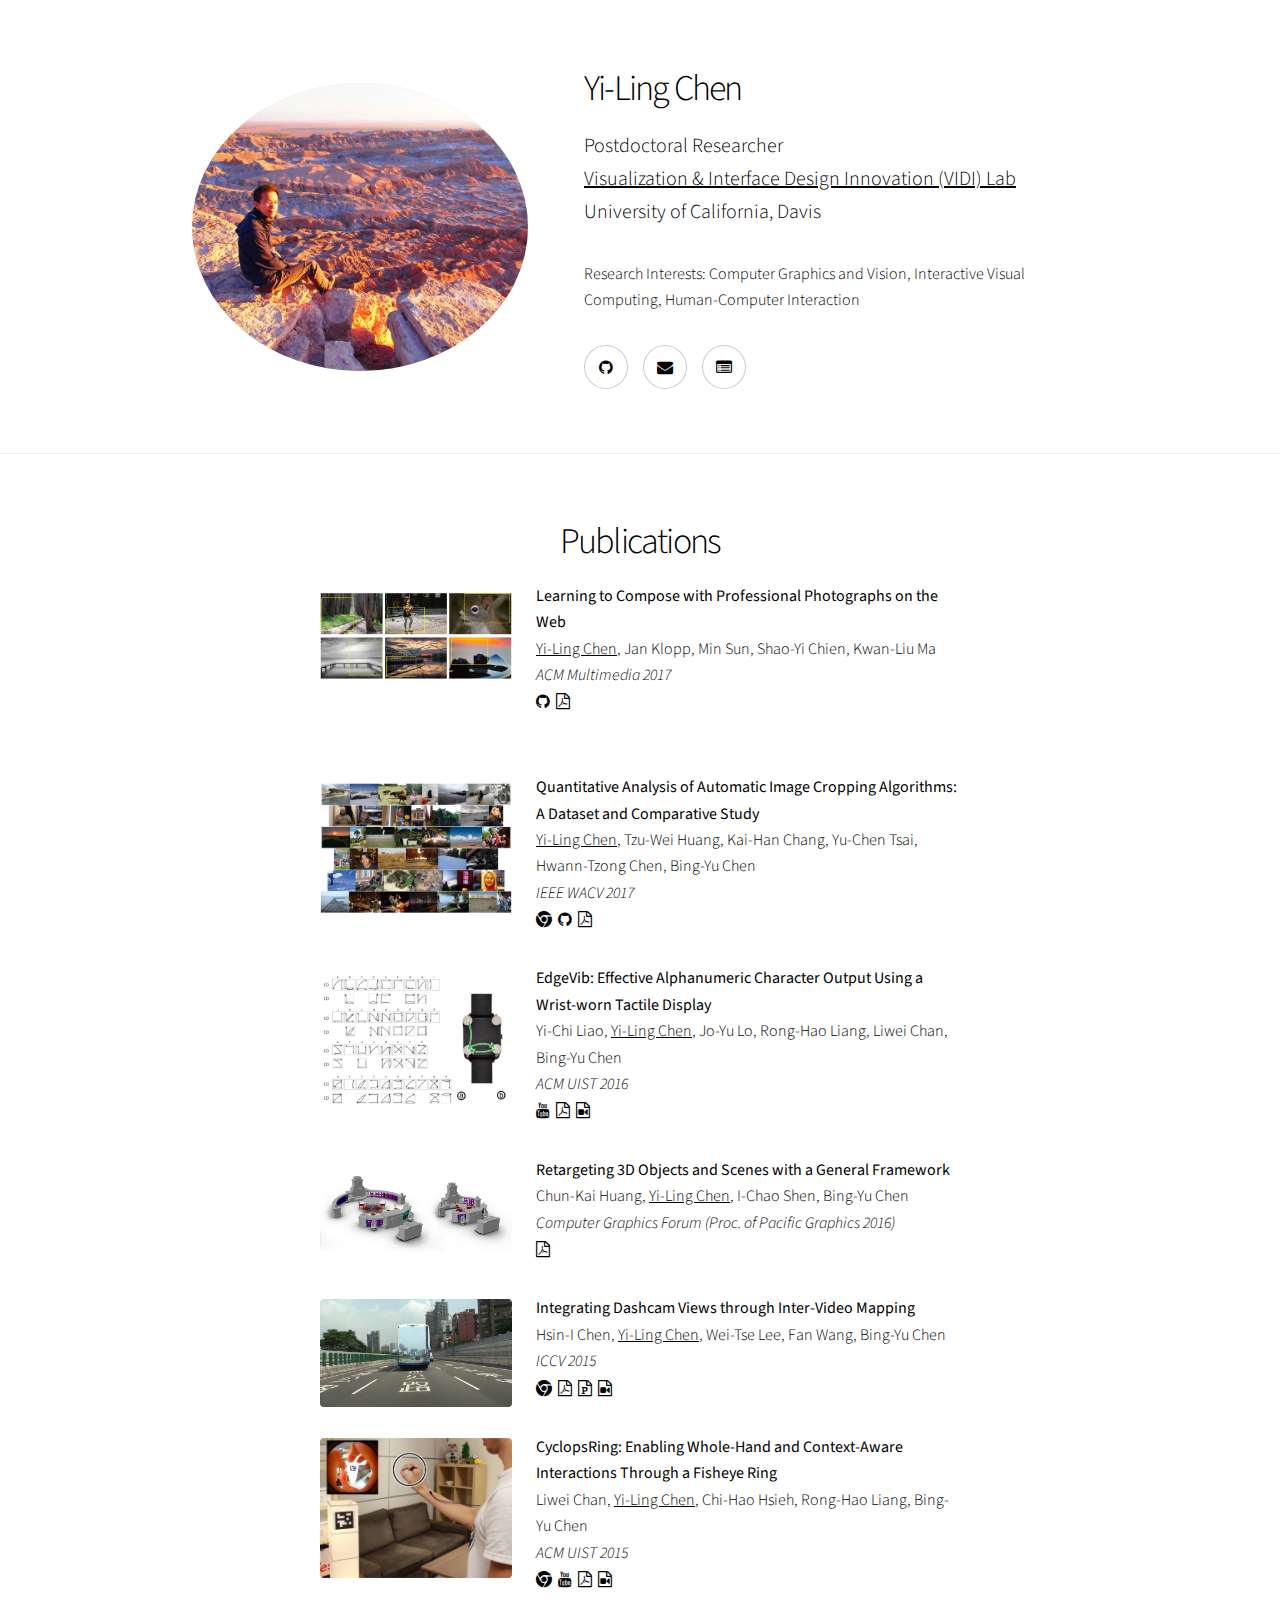
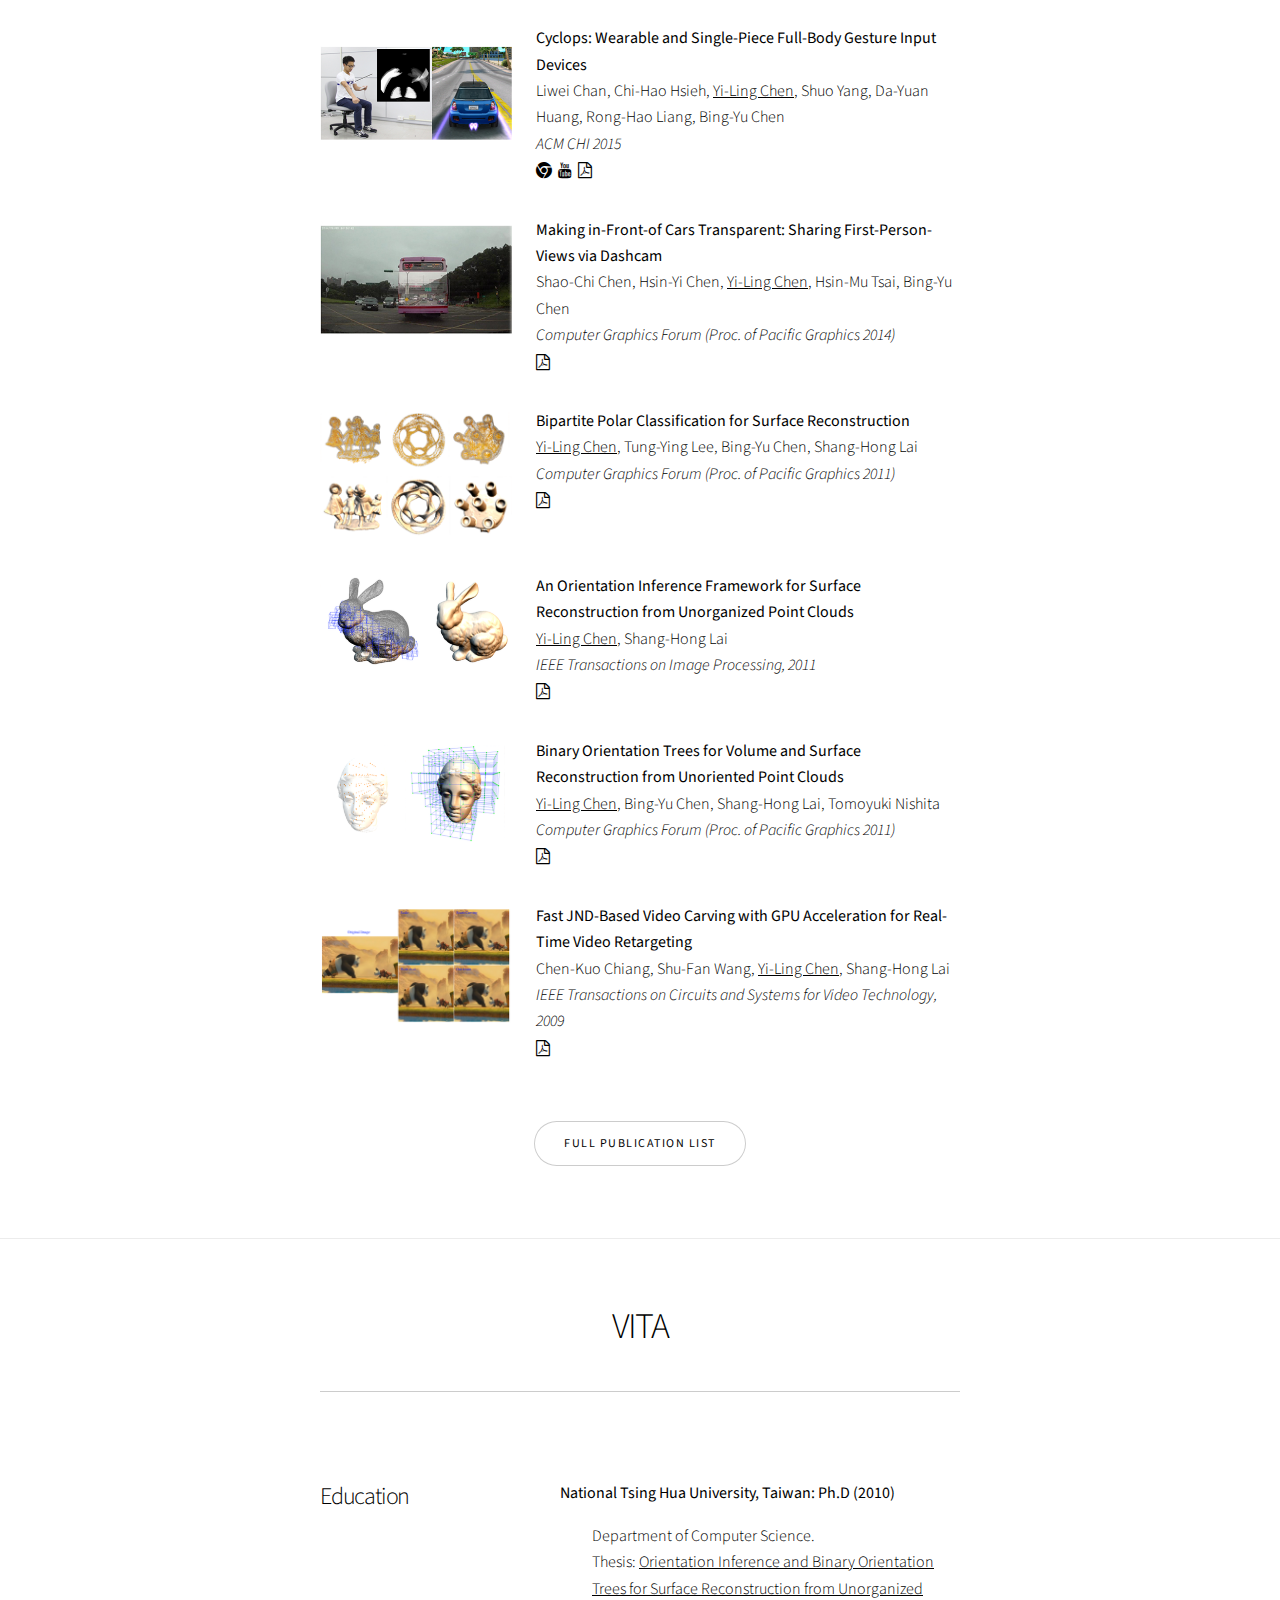
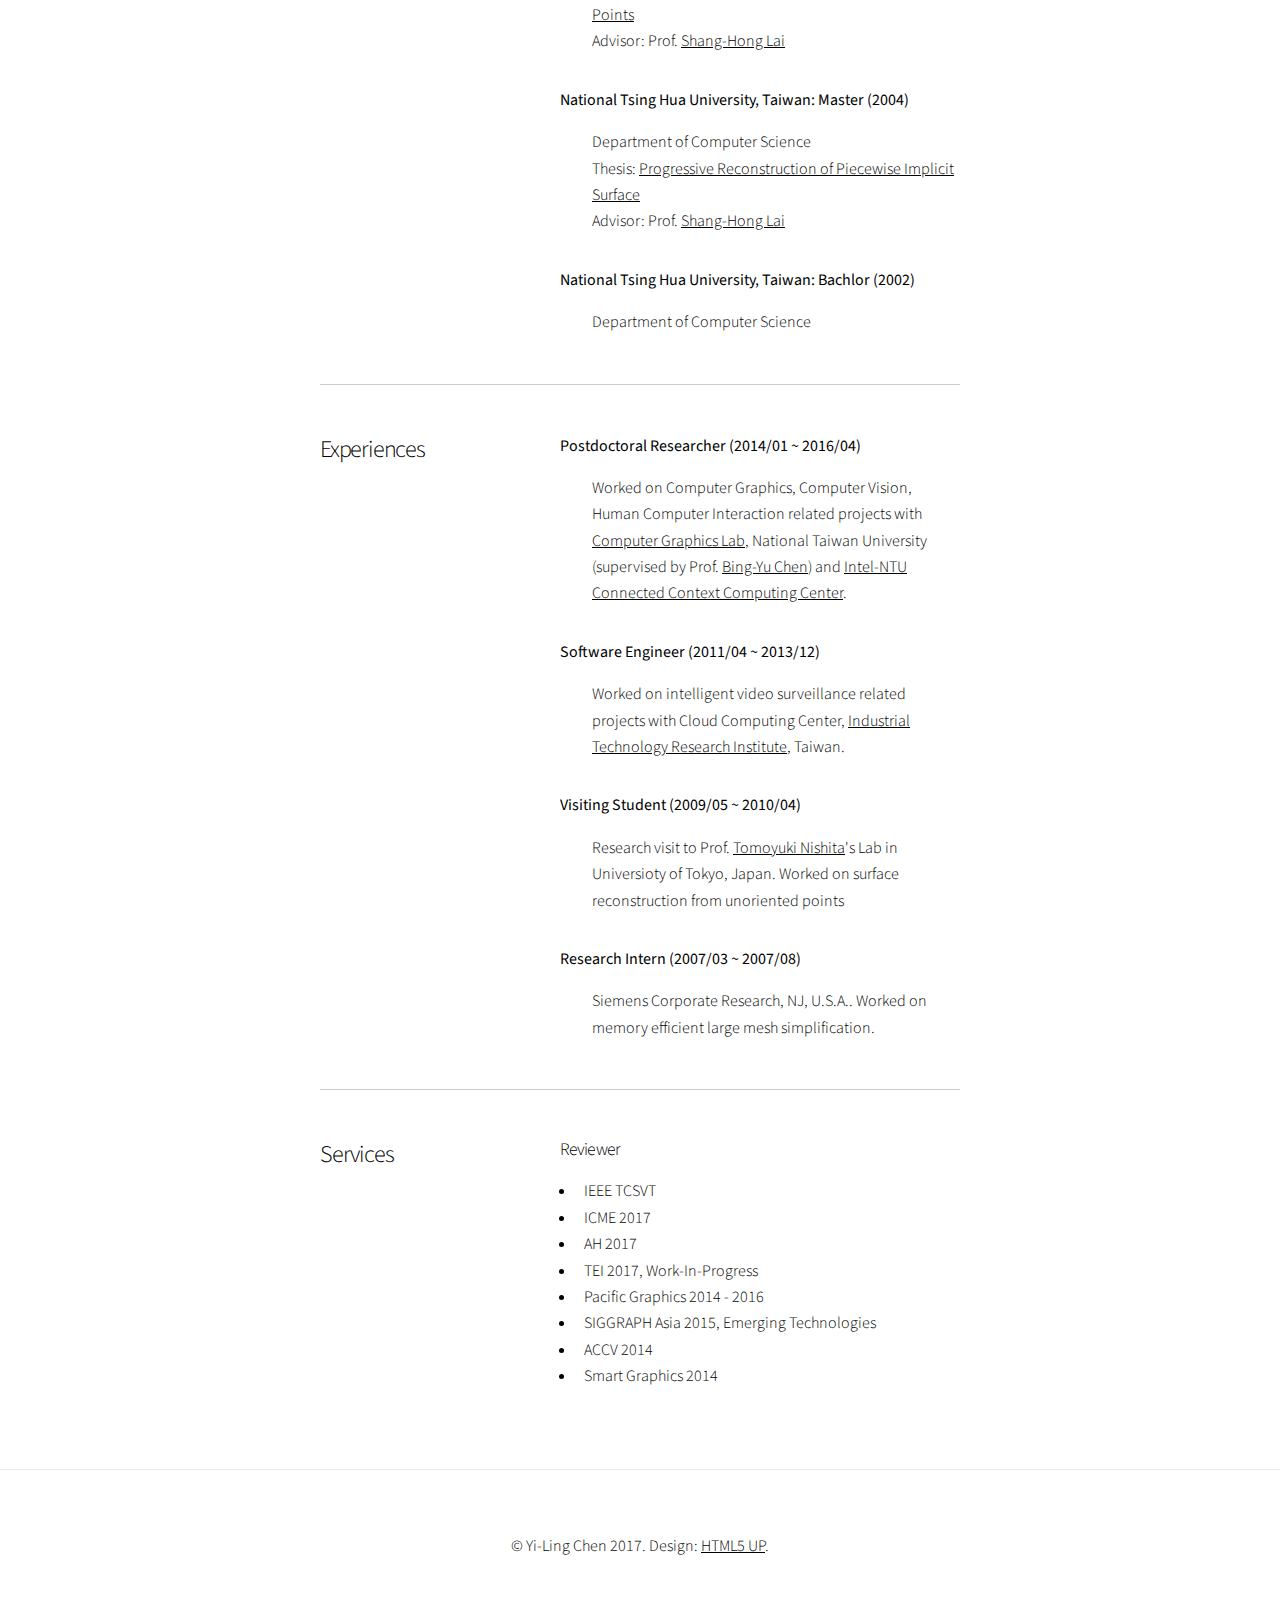
<file: index.html>
<!DOCTYPE HTML>
<html>
	<head>
		<title>Yi-Ling Chen's Homepage</title>
		<meta charset="utf-8" />
		<meta name="viewport" content="width=device-width, initial-scale=1" />
		<link rel="stylesheet" href="assets/css/main.css" />
	</head>
	<body>

		<!-- Wrapper -->
		<div id="wrapper" class="divided">
				<section class="banner style3 color8 orient-right content-align-left image-position-center fullscreen onload-image-fade-in onload-content-fade-right">
					<div class="content">
						<h2>Yi-Ling Chen</h2>
						<p class="major">Postdoctoral Researcher<br>
						<a href="http://vidi.cs.ucdavis.edu/">Visualization & Interface Design Innovation (VIDI) Lab</a><br>
						University of California, Davis</p>

						<p>Research Interests: Computer Graphics and Vision, Interactive Visual Computing, Human-Computer Interaction</p>
						<ul class="icons">
							<!-- <li><a href="https://www.linkedin.com/in/yi-ling-chen-700b4a50/" class="icon style2 fa-linkedin"><span class="label">LinkedIn</span></a></li> -->
							<li><a href="https://github.com/yiling-chen" class="icon style2 fa-github"><span class="label">GitHub</span></a></li>
							<li><a href="mailto:yilchen@ucdavis.edu" class="icon style2 fa-envelope"><span class="label">Email</span></a></li>
							<li><a href="pdf/CV.pdf" class="icon style2 fa-list-alt"><span class="label">Email</span></a></li>
						</ul>

					</div>
					<div class="image">
						<img src="images/banner.jpg" alt="" />
					</div>
				</section>

				<!-- <section class="wrapper style2 align-center">
					<div class="inner medium">
						<section>
							<div class="content">
								<h3>About Me</h3>
								<blockquote></blockquote>
							</div>
						</section>
					</div>
				</section> -->

				<!-- Publication -->
				<section class="wrapper style1 align-center">
					<div class="inner medium">
						<h2>Publications</h2>
						<section>
							<div class="content align-left">
								<span class="image left"><img src="images/composition.png" alt="" /></span>
								<p><b>Learning to Compose with Professional Photographs on the Web</b><br>
								<u>Yi-Ling Chen</u>, Jan Klopp, Min Sun, Shao-Yi Chien, Kwan-Liu Ma<br>
								<i>ACM Multimedia 2017</i><br>
								<a href="https://github.com/yiling-chen/view-finding-network" class="icon style1 fa-github"><span class="label">Github</span></a>&nbsp;
								<a href="https://arxiv.org/abs/1702.00503" class="icon style1 fa-file-pdf-o"><span class="label">Paper</span></a>
							</p><br>

								<span class="image left"><img src="images/dataset.jpg" alt="" /></span>
								<p><b>Quantitative Analysis of Automatic Image Cropping Algorithms: A Dataset and Comparative Study</b><br>
								<u>Yi-Ling Chen</u>, Tzu-Wei Huang, Kai-Han Chang, Yu-Chen Tsai, Hwann-Tzong Chen, Bing-Yu Chen<br>
								<i>IEEE WACV 2017</i><br>
								<a href="https://yiling-chen.github.io/flickr-cropping-dataset/" class="icon style1 fa-chrome"><span class="label">Web</span></a>&nbsp;
								<a href="https://github.com/yiling-chen/flickr-cropping-dataset" class="icon style1 fa-github"><span class="label">Github</span></a>&nbsp;
								<a href="http://arxiv.org/abs/1701.01480" class="icon style1 fa-file-pdf-o"><span class="label">Paper</span></a>
								</p>

								<span class="image left"><img src="images/EdgeVib.jpg" alt="" /></span>
								<p><b>EdgeVib: Effective Alphanumeric Character Output Using a Wrist-worn Tactile Display</b><br>
								Yi-Chi Liao, <u>Yi-Ling Chen</u>, Jo-Yu Lo, Rong-Hao Liang, Liwei Chan, Bing-Yu Chen<br>
								<i>ACM UIST 2016</i><br>
								<a href="https://youtu.be/Q_2owlSeDg4" class="icon style1 fa-youtube"><span class="label">Video</span></a>&nbsp;
								<a href="http://graphics.csie.ntu.edu.tw/~robin/docs/uist16.pdf" class="icon style1 fa-file-pdf-o"><span class="label">Paper</span></a>&nbsp;
								<a href="https://www.youtube.com/watch?v=4aogj5g-Ft0" class="icon style1 fa-file-video-o"><span class="label">Talk</span></a>
								</p>

								<span class="image left"><img src="images/PG16.jpg" alt="" /></span>
								<p><b>Retargeting 3D Objects and Scenes with a General Framework</b><br>
								Chun-Kai Huang, <u>Yi-Ling Chen</u>, I-Chao Shen, Bing-Yu Chen<br>
								<i>Computer Graphics Forum (Proc. of Pacific Graphics 2016)</i><br>
								<a href="http://graphics.csie.ntu.edu.tw/~robin/docs/pg16.pdf" class="icon style1 fa-file-pdf-o"><span class="label">Paper</span></a>
								</p>

								<span class="image left"><img src="images/iccv2015.jpg" alt="" /></span>
								<p><b>Integrating Dashcam Views through Inter-Video Mapping</b><br>
								Hsin-I Chen, <u>Yi-Ling Chen</u>, Wei-Tse Lee, Fan Wang, Bing-Yu Chen<br>
								<i>ICCV 2015</i><br>
								<a href="http://graphics.csie.ntu.edu.tw/~fensi/projects/ivm/" class="icon style1 fa-chrome"><span class="label">Web</span></a>&nbsp;
								<a href="http://graphics.csie.ntu.edu.tw/~fensi/projects/ivm/iccv15_ivm.pdf" class="icon style1 fa-file-pdf-o"><span class="label">Paper</span></a>&nbsp;
								<a href="http://graphics.csie.ntu.edu.tw/~fensi/projects/ivm/ICCV-Video%20Template.pptx" class="icon style1 fa-file-powerpoint-o"><span class="label">Slides</span></a>&nbsp;
								<a href="http://graphics.csie.ntu.edu.tw/~fensi/projects/ivm/ICCV15_1055.mp4" class="icon style1 fa-file-video-o"><span class="label">Video</span></a>
								<br></p>

								<span class="image left"><img src="images/CyclopsRing.jpg" alt="" /></span>
								<p><b>CyclopsRing: Enabling Whole-Hand and Context-Aware Interactions Through a Fisheye Ring</b><br>
								Liwei Chan, <u>Yi-Ling Chen</u>, Chi-Hao Hsieh, Rong-Hao Liang, Bing-Yu Chen<br>
								<i>ACM UIST 2015</i><br>
								<a href="http://cmlab.csie.ntu.edu.tw/~yiling/projects/CyclopsRing/CyclopsRing.html" class="icon style1 fa-chrome"><span class="label">Web</span></a>&nbsp;
								<a href="https://youtu.be/mJkXNBAnA9M" class="icon style1 fa-youtube"><span class="label">Video</span></a>&nbsp;
								<a href="http://www.cmlab.csie.ntu.edu.tw/~yiling/pdf/UIST15_chan.pdf" class="icon style1 fa-file-pdf-o"><span class="label">Paper</span></a>&nbsp;
								<a href="https://www.youtube.com/watch?v=9GEAiK9-fdE" class="icon style1 fa-file-video-o"><span class="label">Video</span></a>
								</p>

								<span class="image left"><img src="images/cyclops.png" alt="" /></span>
								<p><b>Cyclops: Wearable and Single-Piece Full-Body Gesture Input Devices</b><br>
								Liwei Chan, Chi-Hao Hsieh, <u>Yi-Ling Chen</u>, Shuo Yang, Da-Yuan Huang, Rong-Hao Liang, Bing-Yu Chen<br>
								<i>ACM CHI 2015</i><br>
								<a href="http://cmlab.csie.ntu.edu.tw/~yiling/projects/Cyclops/Cyclops.html" class="icon style1 fa-chrome"><span class="label">Web</span></a>&nbsp;
								<a href="https://www.youtube.com/watch?v=JYm_3oNUGIk" class="icon style1 fa-youtube"><span class="label">Video</span></a>&nbsp;
								<a href="http://www.cmlab.csie.ntu.edu.tw/~yiling/pdf/chi15_chan.pdf" class="icon style1 fa-file-pdf-o"><span class="label">Paper</span></a>
								</p>

								<span class="image left"><img src="images/pg2014.jpg" alt="" /></span>
								<p><b>Making in-Front-of Cars Transparent: Sharing First-Person-Views via Dashcam</b><br>
								Shao-Chi Chen, Hsin-Yi Chen, <u>Yi-Ling Chen</u>, Hsin-Mu Tsai, Bing-Yu Chen<br>
								<i>Computer Graphics Forum (Proc. of Pacific Graphics 2014)</i><br>
								<a href="http://www.cmlab.csie.ntu.edu.tw/~yiling/pdf/PG14.pdf" class="icon style1 fa-file-pdf-o"><span class="label">Paper</span></a>
								</p>

								<span class="image left"><img src="images/PG2011-BPC.png" alt="" /></span>
								<p><b>Bipartite Polar Classification for Surface Reconstruction</b><br>
								<u>Yi-Ling Chen</u>, Tung-Ying Lee, Bing-Yu Chen, Shang-Hong Lai<br>
								<i>Computer Graphics Forum (Proc. of Pacific Graphics 2011)</i><br>
								<a href="http://www.cmlab.csie.ntu.edu.tw/~yiling/pdf/PG2011-BPC.pdf" class="icon style1 fa-file-pdf-o"><span class="label">Paper</span></a>
								<br><br></p>

								<span class="image left"><img src="images/TIP2011.png" alt="" /></span>
								<p><b>An Orientation Inference Framework for Surface Reconstruction from Unorganized Point Clouds</b><br>
								<u>Yi-Ling Chen</u>, Shang-Hong Lai<br>
								<i>IEEE Transactions on Image Processing, 2011</i><br>
								<a href="http://www.cmlab.csie.ntu.edu.tw/~yiling/pdf/TIP2011.pdf" class="icon style1 fa-file-pdf-o"><span class="label">Paper</span></a>
								</p>

								<span class="image left"><img src="images/PG2010-BOT.png" alt="" /></span>
								<p><b>Binary Orientation Trees for Volume and Surface Reconstruction from Unoriented Point Clouds</b><br>
								<u>Yi-Ling Chen</u>, Bing-Yu Chen, Shang-Hong Lai, Tomoyuki Nishita<br>
								<i>Computer Graphics Forum (Proc. of Pacific Graphics 2011)</i><br>
								<a href="http://www.cmlab.csie.ntu.edu.tw/~yiling/pdf/PG2010-BOT.pdf" class="icon style1 fa-file-pdf-o"><span class="label">Paper</span></a>
								</p>

								<span class="image left"><img src="images/TCSVT2009.png" alt="" /></span>
								<p><b>Fast JND-Based Video Carving with GPU Acceleration for Real-Time Video Retargeting</b><br>
								Chen-Kuo Chiang, Shu-Fan Wang, <u>Yi-Ling Chen</u>, Shang-Hong Lai<br>
								<i>IEEE Transactions on Circuits and Systems for Video Technology, 2009</i><br>
								<a href="http://www.cmlab.csie.ntu.edu.tw/~yiling/pdf/TCSVT.pdf" class="icon style1 fa-file-pdf-o"><span class="label">Paper</span></a>
								</p>
							</div>
							<br>
							<div class="content align-center">
								<ul class="actions">
									<li><a href="publication.html" class="button">Full Publication List</a></li>
								</ul>
							</div>
						</section>
					</div>
				</section>

				<section class="wrapper style1 align-center">
					<div class="inner medium">
						<h2>VITA</h2>
						<hr>
						<div class="index align-left">
							<section>
								<header>
									<h3>Education</h3>
								</header>
								<div class="content">
									<dl>
										<dt>National Tsing Hua University, Taiwan: Ph.D (2010)</dt>
										<dd>
											<p>Department of Computer Science.<br>
											Thesis: <u>Orientation Inference and Binary Orientation Trees for Surface Reconstruction from Unorganized Points</u><br>
											Advisor: Prof. <a href="http://www.cs.nthu.edu.tw/~lai/">Shang-Hong Lai</a></p>
										</dd>
										<dt>National Tsing Hua University, Taiwan: Master (2004)</dt>
										<dd>
											<p>Department of Computer Science<br>
											Thesis: <u>Progressive Reconstruction of Piecewise Implicit Surface</u><br>
											Advisor: Prof. <a href="http://www.cs.nthu.edu.tw/~lai/">Shang-Hong Lai</a></p>
										</dd>
										<dt>National Tsing Hua University, Taiwan: Bachlor (2002)</dt>
										<dd>
											<p>Department of Computer Science</p>
										</dd>
									</dl>
								</div>
							</section>

							<section>
								<header>
									<h3>Experiences</h3>
								</header>
								<div class="content">
									<dl>
										<dt>Postdoctoral Researcher (2014/01 ~ 2016/04)</dt>
										<dd>
											<p>Worked on Computer Graphics, Computer Vision, Human Computer Interaction related projects with
												<a href="http://graphics.csie.ntu.edu.tw/">Computer Graphics Lab</a>,
												National Taiwan University (supervised by Prof. <a href="http://graphics.csie.ntu.edu.tw/~robin/">Bing-Yu Chen</a>) and
												<a href="http://ccc.ntu.edu.tw/">Intel-NTU Connected Context Computing Center</a>.</p>
										</dd>
										<dt>Software Engineer (2011/04 ~ 2013/12)</dt>
										<dd>
											<p>Worked on intelligent video surveillance related projects with Cloud Computing Center,
												<a href="https://www.itri.org.tw/eng/">Industrial Technology Research Institute</a>, Taiwan.</p>
										</dd>
										<dt>Visiting Student (2009/05 ~ 2010/04)</dt>
										<dd>
											<p>Research visit to Prof. <a href="http://nishitalab.org/user/nis/">Tomoyuki Nishita</a>'s Lab in Universioty of Tokyo, Japan.
												Worked on surface reconstruction from unoriented points</p>
										</dd>
										<dt>Research Intern (2007/03 ~ 2007/08)</dt>
										<dd>
											<p>Siemens Corporate Research, NJ, U.S.A.. Worked on memory efficient large mesh simplification.</p>
										</dd>
									</dl>
								</div>
							</section>

							<section>
								<header>
									<h3>Services</h3>
								</header>
								<div class="content">
									<!-- <h4>Program Committee</h4>
									<ul>
										<li>Lorem ipsum dolor sit amet</li>
										<li>Interdum adipiscing gravida odio</li>
										<li>Sagittis adipiscing eleifend</li>
										<li>Felis amet dolore viverra</li>
									</ul> -->
									<h4>Reviewer</h4>
									<ul>
										<li>IEEE TCSVT</li>
										<li>ICME 2017</li>
										<li>AH 2017</li>
										<li>TEI 2017, Work-In-Progress</li>
										<li>Pacific Graphics 2014 - 2016</li>
										<li>SIGGRAPH Asia 2015, Emerging Technologies</li>
										<li>ACCV 2014</li>
										<li>Smart Graphics 2014</li>
									</ul>
								</div>
							</section>
						</div>
					</div>
				</section>

				<!--
				<section class="wrapper style1 align-center">

					<div class="inner medium">
						<h2>Get in touch</h2>
						<form method="post" action="#">
							<div class="field half first">
								<label for="name">Name</label>
								<input type="text" name="name" id="name" value="" />
							</div>
							<div class="field half">
								<label for="email">Email</label>
								<input type="email" name="email" id="email" value="" />
							</div>
							<div class="field">
								<label for="message">Message</label>
								<textarea name="message" id="message" rows="6"></textarea>
							</div>
							<ul class="actions">
								<li><input type="submit" name="submit" id="submit" value="Send Message" /></li>
							</ul>
						</form>

					</div>
				</section>
				-->

			<!-- Footer -->
				<footer class="wrapper style1 align-center">
					<div class="inner">
						<p>&copy; Yi-Ling Chen 2017. Design: <a href="https://html5up.net">HTML5 UP</a>.</p>
					</div>
				</footer>

		</div>

		<!-- Scripts -->
			<script src="assets/js/jquery.min.js"></script>
			<script src="assets/js/jquery.scrollex.min.js"></script>
			<script src="assets/js/jquery.scrolly.min.js"></script>
			<script src="assets/js/skel.min.js"></script>
			<script src="assets/js/util.js"></script>
			<script src="assets/js/main.js"></script>

	</body>
</html>
</file>
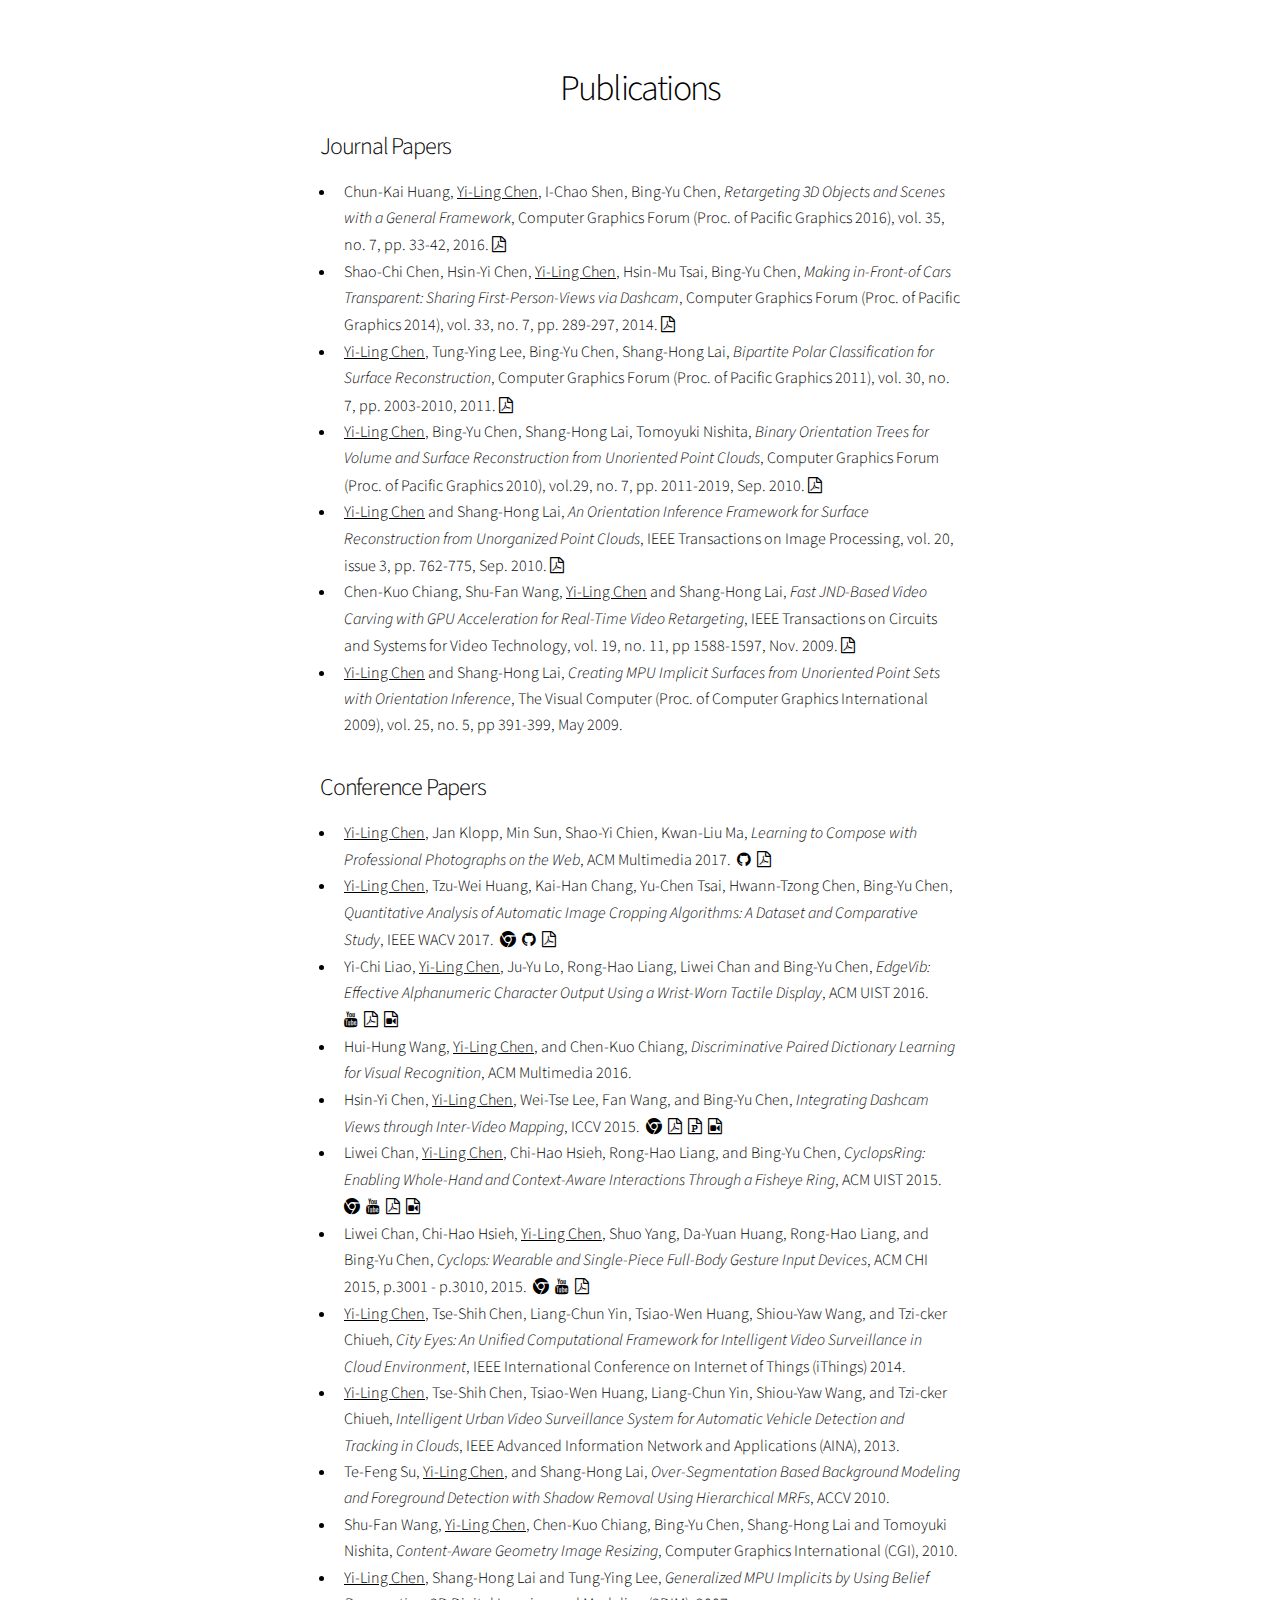
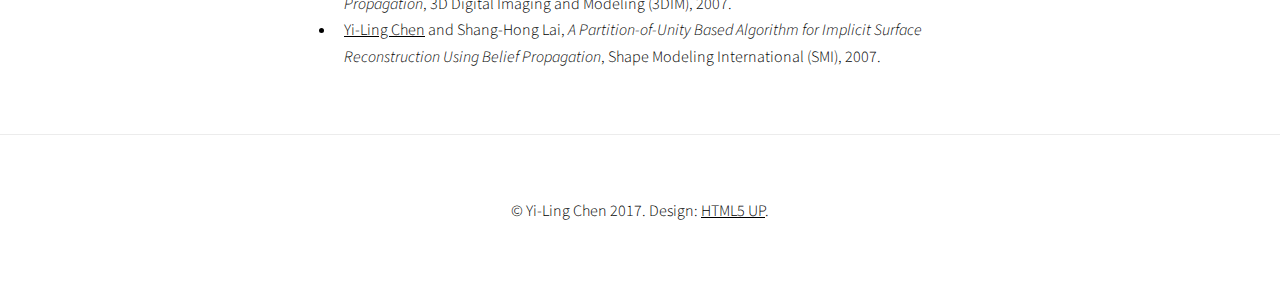
<file: publication.html>
<!DOCTYPE HTML>
<html>
	<head>
		<title>Publications</title>
		<meta charset="utf-8" />
		<meta name="viewport" content="width=device-width, initial-scale=1" />
		<link rel="stylesheet" href="assets/css/main.css" />
	</head>
	<body>

		<!-- Wrapper -->
		<div id="wrapper" class="divided">
				<section class="wrapper style1 align-center">
					<div class="inner medium">
						<h2>Publications</h2>
						<section>
							<div class="content align-left">
								<h3>Journal Papers</h3>
								<ul>
									<li>
										Chun-Kai Huang, <u>Yi-Ling Chen</u>, I-Chao Shen, Bing-Yu Chen,
										<i>Retargeting 3D Objects and Scenes with a General Framework</i>,
										Computer Graphics Forum (Proc. of Pacific Graphics 2016), vol. 35, no. 7, pp. 33-42, 2016.
										<a href="http://graphics.csie.ntu.edu.tw/~robin/docs/pg16.pdf" class="icon style1 fa-file-pdf-o"><span class="label">Paper</span></a>
									</li>
									<li>
										Shao-Chi Chen, Hsin-Yi Chen, <u>Yi-Ling Chen</u>, Hsin-Mu Tsai, Bing-Yu Chen,
										<i>Making in-Front-of Cars Transparent: Sharing First-Person-Views via Dashcam</i>,
										Computer Graphics Forum (Proc. of Pacific Graphics 2014), vol. 33, no. 7, pp. 289-297, 2014.
										<a href="http://www.cmlab.csie.ntu.edu.tw/~yiling/pdf/PG14.pdf" class="icon style1 fa-file-pdf-o"><span class="label">Paper</span></a>
									</li>
									<li>
										<u>Yi-Ling Chen</u>, Tung-Ying Lee, Bing-Yu Chen, Shang-Hong Lai,
										<i>Bipartite Polar Classification for Surface Reconstruction</i>,
										Computer Graphics Forum (Proc. of Pacific Graphics 2011), vol. 30, no. 7, pp. 2003-2010, 2011.
										<a href="http://www.cmlab.csie.ntu.edu.tw/~yiling/pdf/PG2011-BPC.pdf" class="icon style1 fa-file-pdf-o"><span class="label">Paper</span></a>
									</li>
									<li>
										<u>Yi-Ling Chen</u>, Bing-Yu Chen, Shang-Hong Lai, Tomoyuki Nishita,
										<i>Binary Orientation Trees for Volume and Surface Reconstruction from Unoriented Point Clouds</i>,
										Computer Graphics Forum (Proc. of Pacific Graphics 2010), vol.29, no. 7, pp. 2011-2019, Sep. 2010.
										<a href="http://www.cmlab.csie.ntu.edu.tw/~yiling/pdf/PG2010-BOT.pdf" class="icon style1 fa-file-pdf-o"><span class="label">Paper</span></a>
									</li>
									<li>
										<u>Yi-Ling Chen</u> and Shang-Hong Lai,
										<i>An Orientation Inference Framework for Surface Reconstruction from Unorganized Point Clouds</i>,
										IEEE Transactions on Image Processing, vol. 20, issue 3, pp. 762-775, Sep. 2010.
										<a href="http://www.cmlab.csie.ntu.edu.tw/~yiling/pdf/TIP2011.pdf" class="icon style1 fa-file-pdf-o"><span class="label">Paper</span></a>
									</li>
									<li>
										Chen-Kuo Chiang, Shu-Fan Wang, <u>Yi-Ling Chen</u> and Shang-Hong Lai,
										<i>Fast JND-Based Video Carving with GPU Acceleration for Real-Time Video Retargeting</i>,
										IEEE Transactions on Circuits and Systems for Video Technology, vol. 19, no. 11, pp 1588-1597, Nov. 2009.
										<a href="http://www.cmlab.csie.ntu.edu.tw/~yiling/pdf/TCSVT.pdf" class="icon style1 fa-file-pdf-o"><span class="label">Paper</span></a>
									</li>
									<li>
										<u>Yi-Ling Chen</u> and Shang-Hong Lai,
										<i>Creating MPU Implicit Surfaces from Unoriented Point Sets with Orientation Inference</i>,
										The Visual Computer (Proc. of Computer Graphics International 2009), vol. 25, no. 5, pp 391-399, May 2009.
									</li>
								</ul>

								<h3>Conference Papers</h3>
								<ul>
									<li>
										<u>Yi-Ling Chen</u>, Jan Klopp, Min Sun, Shao-Yi Chien, Kwan-Liu Ma,
										<i>Learning to Compose with Professional Photographs on the Web</i>,
										ACM Multimedia 2017.&nbsp;
										<a href="https://github.com/yiling-chen/view-finding-network" class="icon style1 fa-github"><span class="label">Github</span></a>&nbsp;
										<a href="https://arxiv.org/abs/1702.00503" class="icon style1 fa-file-pdf-o"><span class="label">Paper</span></a>
									</li>
									<li>
										<u>Yi-Ling Chen</u>, Tzu-Wei Huang, Kai-Han Chang, Yu-Chen Tsai, Hwann-Tzong Chen, Bing-Yu Chen,
										<i>Quantitative Analysis of Automatic Image Cropping Algorithms: A Dataset and Comparative Study</i>,
										IEEE WACV 2017.&nbsp;
										<a href="https://yiling-chen.github.io/flickr-cropping-dataset/" class="icon style1 fa-chrome"><span class="label">Web</span></a>&nbsp;
										<a href="https://github.com/yiling-chen/flickr-cropping-dataset" class="icon style1 fa-github"><span class="label">Github</span></a>&nbsp;
										<a href="http://arxiv.org/abs/1701.01480" class="icon style1 fa-file-pdf-o"><span class="label">Paper</span></a>
									</li>
									<li>
										Yi-Chi Liao, <u>Yi-Ling Chen</u>, Ju-Yu Lo, Rong-Hao Liang, Liwei Chan and Bing-Yu Chen,
										<i>EdgeVib: Effective Alphanumeric Character Output Using a Wrist-Worn Tactile Display</i>,
										ACM UIST 2016.<br>
										<a href="https://youtu.be/Q_2owlSeDg4" class="icon style1 fa-youtube"><span class="label">Video</span></a>&nbsp;
										<a href="http://graphics.csie.ntu.edu.tw/~robin/docs/uist16.pdf" class="icon style1 fa-file-pdf-o"><span class="label">Paper</span></a>&nbsp;
										<a href="https://www.youtube.com/watch?v=4aogj5g-Ft0" class="icon style1 fa-file-video-o"><span class="label">Talk</span></a>
									</li>
									<li>
										Hui-Hung Wang, <u>Yi-Ling Chen</u>, and Chen-Kuo Chiang,
										<i>Discriminative Paired Dictionary Learning for Visual Recognition</i>,
										ACM Multimedia 2016.
									</li>
									<li>
										Hsin-Yi Chen, <u>Yi-Ling Chen</u>, Wei-Tse Lee, Fan Wang, and Bing-Yu Chen,
										<i>Integrating Dashcam Views through Inter-Video Mapping</i>,
										ICCV 2015.&nbsp;
										<a href="http://graphics.csie.ntu.edu.tw/~fensi/projects/ivm/" class="icon style1 fa-chrome"><span class="label">Web</span></a>&nbsp;
										<a href="http://graphics.csie.ntu.edu.tw/~fensi/projects/ivm/iccv15_ivm.pdf" class="icon style1 fa-file-pdf-o"><span class="label">Paper</span></a>&nbsp;
										<a href="http://graphics.csie.ntu.edu.tw/~fensi/projects/ivm/ICCV-Video%20Template.pptx" class="icon style1 fa-file-powerpoint-o"><span class="label">Slides</span></a>&nbsp;
										<a href="http://graphics.csie.ntu.edu.tw/~fensi/projects/ivm/ICCV15_1055.mp4" class="icon style1 fa-file-video-o"><span class="label">Video</span></a>
									</li>
									<li>
										Liwei Chan, <u>Yi-Ling Chen</u>, Chi-Hao Hsieh, Rong-Hao Liang, and Bing-Yu Chen,
										<i>CyclopsRing: Enabling Whole-Hand and Context-Aware Interactions Through a Fisheye Ring</i>,
										ACM UIST 2015.&nbsp;
										<a href="http://cmlab.csie.ntu.edu.tw/~yiling/projects/CyclopsRing/CyclopsRing.html" class="icon style1 fa-chrome"><span class="label">Web</span></a>&nbsp;
										<a href="https://youtu.be/mJkXNBAnA9M" class="icon style1 fa-youtube"><span class="label">Video</span></a>&nbsp;
										<a href="http://www.cmlab.csie.ntu.edu.tw/~yiling/pdf/UIST15_chan.pdf" class="icon style1 fa-file-pdf-o"><span class="label">Paper</span></a>&nbsp;
										<a href="https://www.youtube.com/watch?v=9GEAiK9-fdE" class="icon style1 fa-file-video-o"><span class="label">Video</span></a>
									</li>
									<li>
										Liwei Chan, Chi-Hao Hsieh, <u>Yi-Ling Chen</u>, Shuo Yang, Da-Yuan Huang, Rong-Hao Liang, and Bing-Yu Chen,
										<i>Cyclops: Wearable and Single-Piece Full-Body Gesture Input Devices</i>,
										ACM CHI 2015, p.3001 - p.3010, 2015.&nbsp;
										<a href="http://cmlab.csie.ntu.edu.tw/~yiling/projects/Cyclops/Cyclops.html" class="icon style1 fa-chrome"><span class="label">Web</span></a>&nbsp;
										<a href="https://www.youtube.com/watch?v=JYm_3oNUGIk" class="icon style1 fa-youtube"><span class="label">Video</span></a>&nbsp;
										<a href="http://www.cmlab.csie.ntu.edu.tw/~yiling/pdf/chi15_chan.pdf" class="icon style1 fa-file-pdf-o"><span class="label">Paper</span></a>
									</li>
									<li>
										<u>Yi-Ling Chen</u>, Tse-Shih Chen, Liang-Chun Yin, Tsiao-Wen Huang, Shiou-Yaw Wang, and Tzi-cker Chiueh,
										<i>City Eyes: An Unified Computational Framework for Intelligent Video Surveillance in Cloud Environment</i>,
										IEEE International Conference on Internet of Things (iThings) 2014.
									</li>
									<li>
										<u>Yi-Ling Chen</u>, Tse-Shih Chen, Tsiao-Wen Huang, Liang-Chun Yin, Shiou-Yaw Wang, and Tzi-cker Chiueh,
										<i>Intelligent Urban Video Surveillance System for Automatic Vehicle Detection and Tracking in Clouds</i>,
										IEEE Advanced Information Network and Applications (AINA), 2013.
									</li>
									<li>
										Te-Feng Su, <u>Yi-Ling Chen</u>, and Shang-Hong Lai,
										<i>Over-Segmentation Based Background Modeling and Foreground Detection with Shadow Removal Using Hierarchical MRFs</i>,
										ACCV 2010.
									</li>
									<li>
										Shu-Fan Wang, <u>Yi-Ling Chen</u>, Chen-Kuo Chiang, Bing-Yu Chen, Shang-Hong Lai and Tomoyuki Nishita,
										<i>Content-Aware Geometry Image Resizing</i>,
										Computer Graphics International (CGI), 2010.
									<li>
										<u>Yi-Ling Chen</u>, Shang-Hong Lai and Tung-Ying Lee,
										<i>Generalized MPU Implicits by Using Belief Propagation</i>,
										3D Digital Imaging and Modeling (3DIM), 2007.
									</li>
									<li>
										<u>Yi-Ling Chen</u> and Shang-Hong Lai,
										<i>A Partition-of-Unity Based Algorithm for Implicit Surface Reconstruction Using Belief Propagation</i>,
										Shape Modeling International (SMI), 2007.
									</li>
								</ul>

							</div>
						</section>
					</div>
				</section>

			<!-- Footer -->
				<footer class="wrapper style1 align-center">
					<div class="inner">
						<p>&copy; Yi-Ling Chen 2017. Design: <a href="https://html5up.net">HTML5 UP</a>.</p>
					</div>
				</footer>

		</div>

		<!-- Scripts -->
			<script src="assets/js/jquery.min.js"></script>
			<script src="assets/js/jquery.scrollex.min.js"></script>
			<script src="assets/js/jquery.scrolly.min.js"></script>
			<script src="assets/js/skel.min.js"></script>
			<script src="assets/js/util.js"></script>
			<script src="assets/js/main.js"></script>

	</body>
</html>
</file>
<file: assets/css/main.css>
@import url(font-awesome.min.css);
@import url("https://fonts.googleapis.com/css?family=Source+Sans+Pro:300,300i,400,400i");

/*
	Story by HTML5 UP
	html5up.net | @ajlkn
	Free for personal and commercial use under the CCA 3.0 license (html5up.net/license)
*/

/* Reset */

	html, body, div, span, applet, object, iframe, h1, h2, h3, h4, h5, h6, p, blockquote, pre, a, abbr, acronym, address, big, cite, code, del, dfn, em, img, ins, kbd, q, s, samp, small, strike, strong, sub, sup, tt, var, b, u, i, center, dl, dt, dd, ol, ul, li, fieldset, form, label, legend, table, caption, tbody, tfoot, thead, tr, th, td, article, aside, canvas, details, embed, figure, figcaption, footer, header, hgroup, menu, nav, output, ruby, section, summary, time, mark, audio, video {
		margin: 0;
		padding: 0;
		border: 0;
		font-size: 100%;
		font: inherit;
		vertical-align: baseline;
	}

	article, aside, details, figcaption, figure, footer, header, hgroup, menu, nav, section {
		display: block;
	}

	body {
		line-height: 1;
	}

	ol, ul {
		list-style: none;
	}

	blockquote, q {
		quotes: none;
	}

	blockquote:before, blockquote:after, q:before, q:after {
		content: '';
		content: none;
	}

	table {
		border-collapse: collapse;
		border-spacing: 0;
	}

	body {
		-webkit-text-size-adjust: none;
	}

/* Box Model */

	*, *:before, *:after {
		-moz-box-sizing: border-box;
		-webkit-box-sizing: border-box;
		box-sizing: border-box;
	}

/* Grid */

	.row {
		border-bottom: solid 1px transparent;
		-moz-box-sizing: border-box;
		-webkit-box-sizing: border-box;
		box-sizing: border-box;
	}

	.row > * {
		float: left;
		-moz-box-sizing: border-box;
		-webkit-box-sizing: border-box;
		box-sizing: border-box;
	}

	.row:after, .row:before {
		content: '';
		display: block;
		clear: both;
		height: 0;
	}

	.row.uniform > * > :first-child {
		margin-top: 0;
	}

	.row.uniform > * > :last-child {
		margin-bottom: 0;
	}

	.row.\30 \25 > * {
		padding: 0 0 0 0rem;
	}

	.row.\30 \25 {
		margin: 0 0 -1px 0rem;
	}

	.row.uniform.\30 \25 > * {
		padding: 0rem 0 0 0rem;
	}

	.row.uniform.\30 \25 {
		margin: 0rem 0 -1px 0rem;
	}

	.row > * {
		padding: 0 0 0 2rem;
	}

	.row {
		margin: 0 0 -1px -2rem;
	}

	.row.uniform > * {
		padding: 2rem 0 0 2rem;
	}

	.row.uniform {
		margin: -2rem 0 -1px -2rem;
	}

	.row.\32 00\25 > * {
		padding: 0 0 0 4rem;
	}

	.row.\32 00\25 {
		margin: 0 0 -1px -4rem;
	}

	.row.uniform.\32 00\25 > * {
		padding: 4rem 0 0 4rem;
	}

	.row.uniform.\32 00\25 {
		margin: -4rem 0 -1px -4rem;
	}

	.row.\31 50\25 > * {
		padding: 0 0 0 3rem;
	}

	.row.\31 50\25 {
		margin: 0 0 -1px -3rem;
	}

	.row.uniform.\31 50\25 > * {
		padding: 3rem 0 0 3rem;
	}

	.row.uniform.\31 50\25 {
		margin: -3rem 0 -1px -3rem;
	}

	.row.\35 0\25 > * {
		padding: 0 0 0 1rem;
	}

	.row.\35 0\25 {
		margin: 0 0 -1px -1rem;
	}

	.row.uniform.\35 0\25 > * {
		padding: 1rem 0 0 1rem;
	}

	.row.uniform.\35 0\25 {
		margin: -1rem 0 -1px -1rem;
	}

	.row.\32 5\25 > * {
		padding: 0 0 0 0.5rem;
	}

	.row.\32 5\25 {
		margin: 0 0 -1px -0.5rem;
	}

	.row.uniform.\32 5\25 > * {
		padding: 0.5rem 0 0 0.5rem;
	}

	.row.uniform.\32 5\25 {
		margin: -0.5rem 0 -1px -0.5rem;
	}

	.\31 2u, .\31 2u\24 {
		width: 100%;
		clear: none;
		margin-left: 0;
	}

	.\31 1u, .\31 1u\24 {
		width: 91.6666666667%;
		clear: none;
		margin-left: 0;
	}

	.\31 0u, .\31 0u\24 {
		width: 83.3333333333%;
		clear: none;
		margin-left: 0;
	}

	.\39 u, .\39 u\24 {
		width: 75%;
		clear: none;
		margin-left: 0;
	}

	.\38 u, .\38 u\24 {
		width: 66.6666666667%;
		clear: none;
		margin-left: 0;
	}

	.\37 u, .\37 u\24 {
		width: 58.3333333333%;
		clear: none;
		margin-left: 0;
	}

	.\36 u, .\36 u\24 {
		width: 50%;
		clear: none;
		margin-left: 0;
	}

	.\35 u, .\35 u\24 {
		width: 41.6666666667%;
		clear: none;
		margin-left: 0;
	}

	.\34 u, .\34 u\24 {
		width: 33.3333333333%;
		clear: none;
		margin-left: 0;
	}

	.\33 u, .\33 u\24 {
		width: 25%;
		clear: none;
		margin-left: 0;
	}

	.\32 u, .\32 u\24 {
		width: 16.6666666667%;
		clear: none;
		margin-left: 0;
	}

	.\31 u, .\31 u\24 {
		width: 8.3333333333%;
		clear: none;
		margin-left: 0;
	}

	.\31 2u\24 + *,
	.\31 1u\24 + *,
	.\31 0u\24 + *,
	.\39 u\24 + *,
	.\38 u\24 + *,
	.\37 u\24 + *,
	.\36 u\24 + *,
	.\35 u\24 + *,
	.\34 u\24 + *,
	.\33 u\24 + *,
	.\32 u\24 + *,
	.\31 u\24 + * {
		clear: left;
	}

	.\-11u {
		margin-left: 91.66667%;
	}

	.\-10u {
		margin-left: 83.33333%;
	}

	.\-9u {
		margin-left: 75%;
	}

	.\-8u {
		margin-left: 66.66667%;
	}

	.\-7u {
		margin-left: 58.33333%;
	}

	.\-6u {
		margin-left: 50%;
	}

	.\-5u {
		margin-left: 41.66667%;
	}

	.\-4u {
		margin-left: 33.33333%;
	}

	.\-3u {
		margin-left: 25%;
	}

	.\-2u {
		margin-left: 16.66667%;
	}

	.\-1u {
		margin-left: 8.33333%;
	}

	@media screen and (max-width: 1680px) {

		.row > * {
			padding: 0 0 0 2rem;
		}

		.row {
			margin: 0 0 -1px -2rem;
		}

		.row.uniform > * {
			padding: 2rem 0 0 2rem;
		}

		.row.uniform {
			margin: -2rem 0 -1px -2rem;
		}

		.row.\32 00\25 > * {
			padding: 0 0 0 4rem;
		}

		.row.\32 00\25 {
			margin: 0 0 -1px -4rem;
		}

		.row.uniform.\32 00\25 > * {
			padding: 4rem 0 0 4rem;
		}

		.row.uniform.\32 00\25 {
			margin: -4rem 0 -1px -4rem;
		}

		.row.\31 50\25 > * {
			padding: 0 0 0 3rem;
		}

		.row.\31 50\25 {
			margin: 0 0 -1px -3rem;
		}

		.row.uniform.\31 50\25 > * {
			padding: 3rem 0 0 3rem;
		}

		.row.uniform.\31 50\25 {
			margin: -3rem 0 -1px -3rem;
		}

		.row.\35 0\25 > * {
			padding: 0 0 0 1rem;
		}

		.row.\35 0\25 {
			margin: 0 0 -1px -1rem;
		}

		.row.uniform.\35 0\25 > * {
			padding: 1rem 0 0 1rem;
		}

		.row.uniform.\35 0\25 {
			margin: -1rem 0 -1px -1rem;
		}

		.row.\32 5\25 > * {
			padding: 0 0 0 0.5rem;
		}

		.row.\32 5\25 {
			margin: 0 0 -1px -0.5rem;
		}

		.row.uniform.\32 5\25 > * {
			padding: 0.5rem 0 0 0.5rem;
		}

		.row.uniform.\32 5\25 {
			margin: -0.5rem 0 -1px -0.5rem;
		}

		.\31 2u\28xlarge\29, .\31 2u\24\28xlarge\29 {
			width: 100%;
			clear: none;
			margin-left: 0;
		}

		.\31 1u\28xlarge\29, .\31 1u\24\28xlarge\29 {
			width: 91.6666666667%;
			clear: none;
			margin-left: 0;
		}

		.\31 0u\28xlarge\29, .\31 0u\24\28xlarge\29 {
			width: 83.3333333333%;
			clear: none;
			margin-left: 0;
		}

		.\39 u\28xlarge\29, .\39 u\24\28xlarge\29 {
			width: 75%;
			clear: none;
			margin-left: 0;
		}

		.\38 u\28xlarge\29, .\38 u\24\28xlarge\29 {
			width: 66.6666666667%;
			clear: none;
			margin-left: 0;
		}

		.\37 u\28xlarge\29, .\37 u\24\28xlarge\29 {
			width: 58.3333333333%;
			clear: none;
			margin-left: 0;
		}

		.\36 u\28xlarge\29, .\36 u\24\28xlarge\29 {
			width: 50%;
			clear: none;
			margin-left: 0;
		}

		.\35 u\28xlarge\29, .\35 u\24\28xlarge\29 {
			width: 41.6666666667%;
			clear: none;
			margin-left: 0;
		}

		.\34 u\28xlarge\29, .\34 u\24\28xlarge\29 {
			width: 33.3333333333%;
			clear: none;
			margin-left: 0;
		}

		.\33 u\28xlarge\29, .\33 u\24\28xlarge\29 {
			width: 25%;
			clear: none;
			margin-left: 0;
		}

		.\32 u\28xlarge\29, .\32 u\24\28xlarge\29 {
			width: 16.6666666667%;
			clear: none;
			margin-left: 0;
		}

		.\31 u\28xlarge\29, .\31 u\24\28xlarge\29 {
			width: 8.3333333333%;
			clear: none;
			margin-left: 0;
		}

		.\31 2u\24\28xlarge\29 + *,
		.\31 1u\24\28xlarge\29 + *,
		.\31 0u\24\28xlarge\29 + *,
		.\39 u\24\28xlarge\29 + *,
		.\38 u\24\28xlarge\29 + *,
		.\37 u\24\28xlarge\29 + *,
		.\36 u\24\28xlarge\29 + *,
		.\35 u\24\28xlarge\29 + *,
		.\34 u\24\28xlarge\29 + *,
		.\33 u\24\28xlarge\29 + *,
		.\32 u\24\28xlarge\29 + *,
		.\31 u\24\28xlarge\29 + * {
			clear: left;
		}

		.\-11u\28xlarge\29 {
			margin-left: 91.66667%;
		}

		.\-10u\28xlarge\29 {
			margin-left: 83.33333%;
		}

		.\-9u\28xlarge\29 {
			margin-left: 75%;
		}

		.\-8u\28xlarge\29 {
			margin-left: 66.66667%;
		}

		.\-7u\28xlarge\29 {
			margin-left: 58.33333%;
		}

		.\-6u\28xlarge\29 {
			margin-left: 50%;
		}

		.\-5u\28xlarge\29 {
			margin-left: 41.66667%;
		}

		.\-4u\28xlarge\29 {
			margin-left: 33.33333%;
		}

		.\-3u\28xlarge\29 {
			margin-left: 25%;
		}

		.\-2u\28xlarge\29 {
			margin-left: 16.66667%;
		}

		.\-1u\28xlarge\29 {
			margin-left: 8.33333%;
		}

	}

	@media screen and (max-width: 1280px) {

		.row > * {
			padding: 0 0 0 2rem;
		}

		.row {
			margin: 0 0 -1px -2rem;
		}

		.row.uniform > * {
			padding: 2rem 0 0 2rem;
		}

		.row.uniform {
			margin: -2rem 0 -1px -2rem;
		}

		.row.\32 00\25 > * {
			padding: 0 0 0 4rem;
		}

		.row.\32 00\25 {
			margin: 0 0 -1px -4rem;
		}

		.row.uniform.\32 00\25 > * {
			padding: 4rem 0 0 4rem;
		}

		.row.uniform.\32 00\25 {
			margin: -4rem 0 -1px -4rem;
		}

		.row.\31 50\25 > * {
			padding: 0 0 0 3rem;
		}

		.row.\31 50\25 {
			margin: 0 0 -1px -3rem;
		}

		.row.uniform.\31 50\25 > * {
			padding: 3rem 0 0 3rem;
		}

		.row.uniform.\31 50\25 {
			margin: -3rem 0 -1px -3rem;
		}

		.row.\35 0\25 > * {
			padding: 0 0 0 1rem;
		}

		.row.\35 0\25 {
			margin: 0 0 -1px -1rem;
		}

		.row.uniform.\35 0\25 > * {
			padding: 1rem 0 0 1rem;
		}

		.row.uniform.\35 0\25 {
			margin: -1rem 0 -1px -1rem;
		}

		.row.\32 5\25 > * {
			padding: 0 0 0 0.5rem;
		}

		.row.\32 5\25 {
			margin: 0 0 -1px -0.5rem;
		}

		.row.uniform.\32 5\25 > * {
			padding: 0.5rem 0 0 0.5rem;
		}

		.row.uniform.\32 5\25 {
			margin: -0.5rem 0 -1px -0.5rem;
		}

		.\31 2u\28large\29, .\31 2u\24\28large\29 {
			width: 100%;
			clear: none;
			margin-left: 0;
		}

		.\31 1u\28large\29, .\31 1u\24\28large\29 {
			width: 91.6666666667%;
			clear: none;
			margin-left: 0;
		}

		.\31 0u\28large\29, .\31 0u\24\28large\29 {
			width: 83.3333333333%;
			clear: none;
			margin-left: 0;
		}

		.\39 u\28large\29, .\39 u\24\28large\29 {
			width: 75%;
			clear: none;
			margin-left: 0;
		}

		.\38 u\28large\29, .\38 u\24\28large\29 {
			width: 66.6666666667%;
			clear: none;
			margin-left: 0;
		}

		.\37 u\28large\29, .\37 u\24\28large\29 {
			width: 58.3333333333%;
			clear: none;
			margin-left: 0;
		}

		.\36 u\28large\29, .\36 u\24\28large\29 {
			width: 50%;
			clear: none;
			margin-left: 0;
		}

		.\35 u\28large\29, .\35 u\24\28large\29 {
			width: 41.6666666667%;
			clear: none;
			margin-left: 0;
		}

		.\34 u\28large\29, .\34 u\24\28large\29 {
			width: 33.3333333333%;
			clear: none;
			margin-left: 0;
		}

		.\33 u\28large\29, .\33 u\24\28large\29 {
			width: 25%;
			clear: none;
			margin-left: 0;
		}

		.\32 u\28large\29, .\32 u\24\28large\29 {
			width: 16.6666666667%;
			clear: none;
			margin-left: 0;
		}

		.\31 u\28large\29, .\31 u\24\28large\29 {
			width: 8.3333333333%;
			clear: none;
			margin-left: 0;
		}

		.\31 2u\24\28large\29 + *,
		.\31 1u\24\28large\29 + *,
		.\31 0u\24\28large\29 + *,
		.\39 u\24\28large\29 + *,
		.\38 u\24\28large\29 + *,
		.\37 u\24\28large\29 + *,
		.\36 u\24\28large\29 + *,
		.\35 u\24\28large\29 + *,
		.\34 u\24\28large\29 + *,
		.\33 u\24\28large\29 + *,
		.\32 u\24\28large\29 + *,
		.\31 u\24\28large\29 + * {
			clear: left;
		}

		.\-11u\28large\29 {
			margin-left: 91.66667%;
		}

		.\-10u\28large\29 {
			margin-left: 83.33333%;
		}

		.\-9u\28large\29 {
			margin-left: 75%;
		}

		.\-8u\28large\29 {
			margin-left: 66.66667%;
		}

		.\-7u\28large\29 {
			margin-left: 58.33333%;
		}

		.\-6u\28large\29 {
			margin-left: 50%;
		}

		.\-5u\28large\29 {
			margin-left: 41.66667%;
		}

		.\-4u\28large\29 {
			margin-left: 33.33333%;
		}

		.\-3u\28large\29 {
			margin-left: 25%;
		}

		.\-2u\28large\29 {
			margin-left: 16.66667%;
		}

		.\-1u\28large\29 {
			margin-left: 8.33333%;
		}

	}

	@media screen and (max-width: 980px) {

		.row > * {
			padding: 0 0 0 2rem;
		}

		.row {
			margin: 0 0 -1px -2rem;
		}

		.row.uniform > * {
			padding: 2rem 0 0 2rem;
		}

		.row.uniform {
			margin: -2rem 0 -1px -2rem;
		}

		.row.\32 00\25 > * {
			padding: 0 0 0 4rem;
		}

		.row.\32 00\25 {
			margin: 0 0 -1px -4rem;
		}

		.row.uniform.\32 00\25 > * {
			padding: 4rem 0 0 4rem;
		}

		.row.uniform.\32 00\25 {
			margin: -4rem 0 -1px -4rem;
		}

		.row.\31 50\25 > * {
			padding: 0 0 0 3rem;
		}

		.row.\31 50\25 {
			margin: 0 0 -1px -3rem;
		}

		.row.uniform.\31 50\25 > * {
			padding: 3rem 0 0 3rem;
		}

		.row.uniform.\31 50\25 {
			margin: -3rem 0 -1px -3rem;
		}

		.row.\35 0\25 > * {
			padding: 0 0 0 1rem;
		}

		.row.\35 0\25 {
			margin: 0 0 -1px -1rem;
		}

		.row.uniform.\35 0\25 > * {
			padding: 1rem 0 0 1rem;
		}

		.row.uniform.\35 0\25 {
			margin: -1rem 0 -1px -1rem;
		}

		.row.\32 5\25 > * {
			padding: 0 0 0 0.5rem;
		}

		.row.\32 5\25 {
			margin: 0 0 -1px -0.5rem;
		}

		.row.uniform.\32 5\25 > * {
			padding: 0.5rem 0 0 0.5rem;
		}

		.row.uniform.\32 5\25 {
			margin: -0.5rem 0 -1px -0.5rem;
		}

		.\31 2u\28medium\29, .\31 2u\24\28medium\29 {
			width: 100%;
			clear: none;
			margin-left: 0;
		}

		.\31 1u\28medium\29, .\31 1u\24\28medium\29 {
			width: 91.6666666667%;
			clear: none;
			margin-left: 0;
		}

		.\31 0u\28medium\29, .\31 0u\24\28medium\29 {
			width: 83.3333333333%;
			clear: none;
			margin-left: 0;
		}

		.\39 u\28medium\29, .\39 u\24\28medium\29 {
			width: 75%;
			clear: none;
			margin-left: 0;
		}

		.\38 u\28medium\29, .\38 u\24\28medium\29 {
			width: 66.6666666667%;
			clear: none;
			margin-left: 0;
		}

		.\37 u\28medium\29, .\37 u\24\28medium\29 {
			width: 58.3333333333%;
			clear: none;
			margin-left: 0;
		}

		.\36 u\28medium\29, .\36 u\24\28medium\29 {
			width: 50%;
			clear: none;
			margin-left: 0;
		}

		.\35 u\28medium\29, .\35 u\24\28medium\29 {
			width: 41.6666666667%;
			clear: none;
			margin-left: 0;
		}

		.\34 u\28medium\29, .\34 u\24\28medium\29 {
			width: 33.3333333333%;
			clear: none;
			margin-left: 0;
		}

		.\33 u\28medium\29, .\33 u\24\28medium\29 {
			width: 25%;
			clear: none;
			margin-left: 0;
		}

		.\32 u\28medium\29, .\32 u\24\28medium\29 {
			width: 16.6666666667%;
			clear: none;
			margin-left: 0;
		}

		.\31 u\28medium\29, .\31 u\24\28medium\29 {
			width: 8.3333333333%;
			clear: none;
			margin-left: 0;
		}

		.\31 2u\24\28medium\29 + *,
		.\31 1u\24\28medium\29 + *,
		.\31 0u\24\28medium\29 + *,
		.\39 u\24\28medium\29 + *,
		.\38 u\24\28medium\29 + *,
		.\37 u\24\28medium\29 + *,
		.\36 u\24\28medium\29 + *,
		.\35 u\24\28medium\29 + *,
		.\34 u\24\28medium\29 + *,
		.\33 u\24\28medium\29 + *,
		.\32 u\24\28medium\29 + *,
		.\31 u\24\28medium\29 + * {
			clear: left;
		}

		.\-11u\28medium\29 {
			margin-left: 91.66667%;
		}

		.\-10u\28medium\29 {
			margin-left: 83.33333%;
		}

		.\-9u\28medium\29 {
			margin-left: 75%;
		}

		.\-8u\28medium\29 {
			margin-left: 66.66667%;
		}

		.\-7u\28medium\29 {
			margin-left: 58.33333%;
		}

		.\-6u\28medium\29 {
			margin-left: 50%;
		}

		.\-5u\28medium\29 {
			margin-left: 41.66667%;
		}

		.\-4u\28medium\29 {
			margin-left: 33.33333%;
		}

		.\-3u\28medium\29 {
			margin-left: 25%;
		}

		.\-2u\28medium\29 {
			margin-left: 16.66667%;
		}

		.\-1u\28medium\29 {
			margin-left: 8.33333%;
		}

	}

	@media screen and (max-width: 736px) {

		.row > * {
			padding: 0 0 0 2rem;
		}

		.row {
			margin: 0 0 -1px -2rem;
		}

		.row.uniform > * {
			padding: 2rem 0 0 2rem;
		}

		.row.uniform {
			margin: -2rem 0 -1px -2rem;
		}

		.row.\32 00\25 > * {
			padding: 0 0 0 4rem;
		}

		.row.\32 00\25 {
			margin: 0 0 -1px -4rem;
		}

		.row.uniform.\32 00\25 > * {
			padding: 4rem 0 0 4rem;
		}

		.row.uniform.\32 00\25 {
			margin: -4rem 0 -1px -4rem;
		}

		.row.\31 50\25 > * {
			padding: 0 0 0 3rem;
		}

		.row.\31 50\25 {
			margin: 0 0 -1px -3rem;
		}

		.row.uniform.\31 50\25 > * {
			padding: 3rem 0 0 3rem;
		}

		.row.uniform.\31 50\25 {
			margin: -3rem 0 -1px -3rem;
		}

		.row.\35 0\25 > * {
			padding: 0 0 0 1rem;
		}

		.row.\35 0\25 {
			margin: 0 0 -1px -1rem;
		}

		.row.uniform.\35 0\25 > * {
			padding: 1rem 0 0 1rem;
		}

		.row.uniform.\35 0\25 {
			margin: -1rem 0 -1px -1rem;
		}

		.row.\32 5\25 > * {
			padding: 0 0 0 0.5rem;
		}

		.row.\32 5\25 {
			margin: 0 0 -1px -0.5rem;
		}

		.row.uniform.\32 5\25 > * {
			padding: 0.5rem 0 0 0.5rem;
		}

		.row.uniform.\32 5\25 {
			margin: -0.5rem 0 -1px -0.5rem;
		}

		.\31 2u\28small\29, .\31 2u\24\28small\29 {
			width: 100%;
			clear: none;
			margin-left: 0;
		}

		.\31 1u\28small\29, .\31 1u\24\28small\29 {
			width: 91.6666666667%;
			clear: none;
			margin-left: 0;
		}

		.\31 0u\28small\29, .\31 0u\24\28small\29 {
			width: 83.3333333333%;
			clear: none;
			margin-left: 0;
		}

		.\39 u\28small\29, .\39 u\24\28small\29 {
			width: 75%;
			clear: none;
			margin-left: 0;
		}

		.\38 u\28small\29, .\38 u\24\28small\29 {
			width: 66.6666666667%;
			clear: none;
			margin-left: 0;
		}

		.\37 u\28small\29, .\37 u\24\28small\29 {
			width: 58.3333333333%;
			clear: none;
			margin-left: 0;
		}

		.\36 u\28small\29, .\36 u\24\28small\29 {
			width: 50%;
			clear: none;
			margin-left: 0;
		}

		.\35 u\28small\29, .\35 u\24\28small\29 {
			width: 41.6666666667%;
			clear: none;
			margin-left: 0;
		}

		.\34 u\28small\29, .\34 u\24\28small\29 {
			width: 33.3333333333%;
			clear: none;
			margin-left: 0;
		}

		.\33 u\28small\29, .\33 u\24\28small\29 {
			width: 25%;
			clear: none;
			margin-left: 0;
		}

		.\32 u\28small\29, .\32 u\24\28small\29 {
			width: 16.6666666667%;
			clear: none;
			margin-left: 0;
		}

		.\31 u\28small\29, .\31 u\24\28small\29 {
			width: 8.3333333333%;
			clear: none;
			margin-left: 0;
		}

		.\31 2u\24\28small\29 + *,
		.\31 1u\24\28small\29 + *,
		.\31 0u\24\28small\29 + *,
		.\39 u\24\28small\29 + *,
		.\38 u\24\28small\29 + *,
		.\37 u\24\28small\29 + *,
		.\36 u\24\28small\29 + *,
		.\35 u\24\28small\29 + *,
		.\34 u\24\28small\29 + *,
		.\33 u\24\28small\29 + *,
		.\32 u\24\28small\29 + *,
		.\31 u\24\28small\29 + * {
			clear: left;
		}

		.\-11u\28small\29 {
			margin-left: 91.66667%;
		}

		.\-10u\28small\29 {
			margin-left: 83.33333%;
		}

		.\-9u\28small\29 {
			margin-left: 75%;
		}

		.\-8u\28small\29 {
			margin-left: 66.66667%;
		}

		.\-7u\28small\29 {
			margin-left: 58.33333%;
		}

		.\-6u\28small\29 {
			margin-left: 50%;
		}

		.\-5u\28small\29 {
			margin-left: 41.66667%;
		}

		.\-4u\28small\29 {
			margin-left: 33.33333%;
		}

		.\-3u\28small\29 {
			margin-left: 25%;
		}

		.\-2u\28small\29 {
			margin-left: 16.66667%;
		}

		.\-1u\28small\29 {
			margin-left: 8.33333%;
		}

	}

	@media screen and (max-width: 480px) {

		.row > * {
			padding: 0 0 0 2rem;
		}

		.row {
			margin: 0 0 -1px -2rem;
		}

		.row.uniform > * {
			padding: 2rem 0 0 2rem;
		}

		.row.uniform {
			margin: -2rem 0 -1px -2rem;
		}

		.row.\32 00\25 > * {
			padding: 0 0 0 4rem;
		}

		.row.\32 00\25 {
			margin: 0 0 -1px -4rem;
		}

		.row.uniform.\32 00\25 > * {
			padding: 4rem 0 0 4rem;
		}

		.row.uniform.\32 00\25 {
			margin: -4rem 0 -1px -4rem;
		}

		.row.\31 50\25 > * {
			padding: 0 0 0 3rem;
		}

		.row.\31 50\25 {
			margin: 0 0 -1px -3rem;
		}

		.row.uniform.\31 50\25 > * {
			padding: 3rem 0 0 3rem;
		}

		.row.uniform.\31 50\25 {
			margin: -3rem 0 -1px -3rem;
		}

		.row.\35 0\25 > * {
			padding: 0 0 0 1rem;
		}

		.row.\35 0\25 {
			margin: 0 0 -1px -1rem;
		}

		.row.uniform.\35 0\25 > * {
			padding: 1rem 0 0 1rem;
		}

		.row.uniform.\35 0\25 {
			margin: -1rem 0 -1px -1rem;
		}

		.row.\32 5\25 > * {
			padding: 0 0 0 0.5rem;
		}

		.row.\32 5\25 {
			margin: 0 0 -1px -0.5rem;
		}

		.row.uniform.\32 5\25 > * {
			padding: 0.5rem 0 0 0.5rem;
		}

		.row.uniform.\32 5\25 {
			margin: -0.5rem 0 -1px -0.5rem;
		}

		.\31 2u\28xsmall\29, .\31 2u\24\28xsmall\29 {
			width: 100%;
			clear: none;
			margin-left: 0;
		}

		.\31 1u\28xsmall\29, .\31 1u\24\28xsmall\29 {
			width: 91.6666666667%;
			clear: none;
			margin-left: 0;
		}

		.\31 0u\28xsmall\29, .\31 0u\24\28xsmall\29 {
			width: 83.3333333333%;
			clear: none;
			margin-left: 0;
		}

		.\39 u\28xsmall\29, .\39 u\24\28xsmall\29 {
			width: 75%;
			clear: none;
			margin-left: 0;
		}

		.\38 u\28xsmall\29, .\38 u\24\28xsmall\29 {
			width: 66.6666666667%;
			clear: none;
			margin-left: 0;
		}

		.\37 u\28xsmall\29, .\37 u\24\28xsmall\29 {
			width: 58.3333333333%;
			clear: none;
			margin-left: 0;
		}

		.\36 u\28xsmall\29, .\36 u\24\28xsmall\29 {
			width: 50%;
			clear: none;
			margin-left: 0;
		}

		.\35 u\28xsmall\29, .\35 u\24\28xsmall\29 {
			width: 41.6666666667%;
			clear: none;
			margin-left: 0;
		}

		.\34 u\28xsmall\29, .\34 u\24\28xsmall\29 {
			width: 33.3333333333%;
			clear: none;
			margin-left: 0;
		}

		.\33 u\28xsmall\29, .\33 u\24\28xsmall\29 {
			width: 25%;
			clear: none;
			margin-left: 0;
		}

		.\32 u\28xsmall\29, .\32 u\24\28xsmall\29 {
			width: 16.6666666667%;
			clear: none;
			margin-left: 0;
		}

		.\31 u\28xsmall\29, .\31 u\24\28xsmall\29 {
			width: 8.3333333333%;
			clear: none;
			margin-left: 0;
		}

		.\31 2u\24\28xsmall\29 + *,
		.\31 1u\24\28xsmall\29 + *,
		.\31 0u\24\28xsmall\29 + *,
		.\39 u\24\28xsmall\29 + *,
		.\38 u\24\28xsmall\29 + *,
		.\37 u\24\28xsmall\29 + *,
		.\36 u\24\28xsmall\29 + *,
		.\35 u\24\28xsmall\29 + *,
		.\34 u\24\28xsmall\29 + *,
		.\33 u\24\28xsmall\29 + *,
		.\32 u\24\28xsmall\29 + *,
		.\31 u\24\28xsmall\29 + * {
			clear: left;
		}

		.\-11u\28xsmall\29 {
			margin-left: 91.66667%;
		}

		.\-10u\28xsmall\29 {
			margin-left: 83.33333%;
		}

		.\-9u\28xsmall\29 {
			margin-left: 75%;
		}

		.\-8u\28xsmall\29 {
			margin-left: 66.66667%;
		}

		.\-7u\28xsmall\29 {
			margin-left: 58.33333%;
		}

		.\-6u\28xsmall\29 {
			margin-left: 50%;
		}

		.\-5u\28xsmall\29 {
			margin-left: 41.66667%;
		}

		.\-4u\28xsmall\29 {
			margin-left: 33.33333%;
		}

		.\-3u\28xsmall\29 {
			margin-left: 25%;
		}

		.\-2u\28xsmall\29 {
			margin-left: 16.66667%;
		}

		.\-1u\28xsmall\29 {
			margin-left: 8.33333%;
		}

	}

	@media screen and (max-width: 360px) {

		.row > * {
			padding: 0 0 0 2rem;
		}

		.row {
			margin: 0 0 -1px -2rem;
		}

		.row.uniform > * {
			padding: 2rem 0 0 2rem;
		}

		.row.uniform {
			margin: -2rem 0 -1px -2rem;
		}

		.row.\32 00\25 > * {
			padding: 0 0 0 4rem;
		}

		.row.\32 00\25 {
			margin: 0 0 -1px -4rem;
		}

		.row.uniform.\32 00\25 > * {
			padding: 4rem 0 0 4rem;
		}

		.row.uniform.\32 00\25 {
			margin: -4rem 0 -1px -4rem;
		}

		.row.\31 50\25 > * {
			padding: 0 0 0 3rem;
		}

		.row.\31 50\25 {
			margin: 0 0 -1px -3rem;
		}

		.row.uniform.\31 50\25 > * {
			padding: 3rem 0 0 3rem;
		}

		.row.uniform.\31 50\25 {
			margin: -3rem 0 -1px -3rem;
		}

		.row.\35 0\25 > * {
			padding: 0 0 0 1rem;
		}

		.row.\35 0\25 {
			margin: 0 0 -1px -1rem;
		}

		.row.uniform.\35 0\25 > * {
			padding: 1rem 0 0 1rem;
		}

		.row.uniform.\35 0\25 {
			margin: -1rem 0 -1px -1rem;
		}

		.row.\32 5\25 > * {
			padding: 0 0 0 0.5rem;
		}

		.row.\32 5\25 {
			margin: 0 0 -1px -0.5rem;
		}

		.row.uniform.\32 5\25 > * {
			padding: 0.5rem 0 0 0.5rem;
		}

		.row.uniform.\32 5\25 {
			margin: -0.5rem 0 -1px -0.5rem;
		}

		.\31 2u\28xxsmall\29, .\31 2u\24\28xxsmall\29 {
			width: 100%;
			clear: none;
			margin-left: 0;
		}

		.\31 1u\28xxsmall\29, .\31 1u\24\28xxsmall\29 {
			width: 91.6666666667%;
			clear: none;
			margin-left: 0;
		}

		.\31 0u\28xxsmall\29, .\31 0u\24\28xxsmall\29 {
			width: 83.3333333333%;
			clear: none;
			margin-left: 0;
		}

		.\39 u\28xxsmall\29, .\39 u\24\28xxsmall\29 {
			width: 75%;
			clear: none;
			margin-left: 0;
		}

		.\38 u\28xxsmall\29, .\38 u\24\28xxsmall\29 {
			width: 66.6666666667%;
			clear: none;
			margin-left: 0;
		}

		.\37 u\28xxsmall\29, .\37 u\24\28xxsmall\29 {
			width: 58.3333333333%;
			clear: none;
			margin-left: 0;
		}

		.\36 u\28xxsmall\29, .\36 u\24\28xxsmall\29 {
			width: 50%;
			clear: none;
			margin-left: 0;
		}

		.\35 u\28xxsmall\29, .\35 u\24\28xxsmall\29 {
			width: 41.6666666667%;
			clear: none;
			margin-left: 0;
		}

		.\34 u\28xxsmall\29, .\34 u\24\28xxsmall\29 {
			width: 33.3333333333%;
			clear: none;
			margin-left: 0;
		}

		.\33 u\28xxsmall\29, .\33 u\24\28xxsmall\29 {
			width: 25%;
			clear: none;
			margin-left: 0;
		}

		.\32 u\28xxsmall\29, .\32 u\24\28xxsmall\29 {
			width: 16.6666666667%;
			clear: none;
			margin-left: 0;
		}

		.\31 u\28xxsmall\29, .\31 u\24\28xxsmall\29 {
			width: 8.3333333333%;
			clear: none;
			margin-left: 0;
		}

		.\31 2u\24\28xxsmall\29 + *,
		.\31 1u\24\28xxsmall\29 + *,
		.\31 0u\24\28xxsmall\29 + *,
		.\39 u\24\28xxsmall\29 + *,
		.\38 u\24\28xxsmall\29 + *,
		.\37 u\24\28xxsmall\29 + *,
		.\36 u\24\28xxsmall\29 + *,
		.\35 u\24\28xxsmall\29 + *,
		.\34 u\24\28xxsmall\29 + *,
		.\33 u\24\28xxsmall\29 + *,
		.\32 u\24\28xxsmall\29 + *,
		.\31 u\24\28xxsmall\29 + * {
			clear: left;
		}

		.\-11u\28xxsmall\29 {
			margin-left: 91.66667%;
		}

		.\-10u\28xxsmall\29 {
			margin-left: 83.33333%;
		}

		.\-9u\28xxsmall\29 {
			margin-left: 75%;
		}

		.\-8u\28xxsmall\29 {
			margin-left: 66.66667%;
		}

		.\-7u\28xxsmall\29 {
			margin-left: 58.33333%;
		}

		.\-6u\28xxsmall\29 {
			margin-left: 50%;
		}

		.\-5u\28xxsmall\29 {
			margin-left: 41.66667%;
		}

		.\-4u\28xxsmall\29 {
			margin-left: 33.33333%;
		}

		.\-3u\28xxsmall\29 {
			margin-left: 25%;
		}

		.\-2u\28xxsmall\29 {
			margin-left: 16.66667%;
		}

		.\-1u\28xxsmall\29 {
			margin-left: 8.33333%;
		}

	}

/* Basic */

	@-ms-viewport {
		width: device-width;
	}

	body {
		-ms-overflow-style: scrollbar;
	}

	@media screen and (max-width: 480px) {

		html, body {
			min-width: 320px;
		}

	}

	body {
		background: #ffffff;
	}

		body.is-loading *, body.is-loading *:before, body.is-loading *:after {
			-moz-animation: none !important;
			-webkit-animation: none !important;
			-ms-animation: none !important;
			animation: none !important;
			-moz-transition: none !important;
			-webkit-transition: none !important;
			-ms-transition: none !important;
			transition: none !important;
		}

/* Type */

	html {
		font-size: 18pt;
	}

		@media screen and (max-width: 1680px) {

			html {
				font-size: 14pt;
			}

		}

		@media screen and (max-width: 1280px) {

			html {
				font-size: 12pt;
			}

		}

		@media screen and (max-width: 736px) {

			html {
				font-size: 11pt;
			}

		}

		@media screen and (max-width: 360px) {

			html {
				font-size: 10pt;
			}

		}

	body {
		background-color: #ffffff;
		color: #000000;
	}

	body, input, select, textarea {
		font-family: "Source Sans Pro", Helvetica, sans-serif;
		font-size: 1rem;
		font-weight: 300;
		line-height: 1.65;
	}

	a {
		-moz-transition: color 0.2s ease-in-out;
		-webkit-transition: color 0.2s ease-in-out;
		-ms-transition: color 0.2s ease-in-out;
		transition: color 0.2s ease-in-out;
		text-decoration: underline;
	}

		a:hover {
			text-decoration: none;
		}

	strong, b {
		font-weight: 400;
	}

	em, i {
		font-style: italic;
	}

	p {
		margin: 0 0 2rem 0;
	}

		p.major {
			font-size: 1.25rem;
		}

	h1, h2, h3, h4, h5, h6 {
		font-weight: 300;
		line-height: 1.375;
		letter-spacing: -0.05em;
		margin: 0 0 1rem 0;
	}

		h1 a, h2 a, h3 a, h4 a, h5 a, h6 a {
			color: inherit;
			text-decoration: none;
		}

	h1 {
		font-size: 3.5rem;
		line-height: 1.2;
	}

	h2 {
		font-size: 2.25rem;
	}

	h3 {
		font-size: 1.5rem;
	}

	h4 {
		font-size: 1.1rem;
	}

	h5 {
		font-size: 0.9rem;
	}

	h6 {
		font-size: 0.7rem;
	}

	sub {
		font-size: 0.8rem;
		position: relative;
		top: 0.5rem;
	}

	sup {
		font-size: 0.8rem;
		position: relative;
		top: -0.5rem;
	}

	blockquote {
		border-left: solid 4px;
		font-style: italic;
		margin: 0 0 2rem 0;
		padding: 0.5rem 0 0.5rem 2rem;
	}

	code {
		border-radius: 4px;
		font-family: "Courier New", monospace;
		font-size: 0.9em;
		margin: 0 0.25rem;
		padding: 0.25rem 0.325rem;
	}

	pre {
		-webkit-overflow-scrolling: touch;
		font-family: "Courier New", monospace;
		font-size: 0.9em;
		margin: 0 0 2rem 0;
	}

		pre code {
			display: block;
			line-height: 1.5;
			padding: 0.75rem 1rem;
			overflow-x: auto;
		}

	hr {
		border: 0;
		border-bottom: solid 1px;
		margin: 2.5rem 0;
	}

		hr.major {
			margin: 3.5rem 0;
		}

	.align-left {
		text-align: left;
	}

	.align-center {
		text-align: center;
	}

	.align-right {
		text-align: right;
	}

	@media screen and (max-width: 736px) {

		p.major {
			font-size: 1.1rem;
		}

		h1 {
			font-size: 2.5rem;
		}

		h2 {
			font-size: 2rem;
		}

		h3 {
			font-size: 1.25rem;
		}

		h4 {
			font-size: 1rem;
		}

	}

	input, select, textarea {
		color: #000000;
	}

	a {
		color: #000000;
	}

		a:hover {
			color: #47D3E5;
		}

	strong, b {
		color: #000000;
	}

	h1, h2, h3, h4, h5, h6 {
		color: #000000;
	}

	blockquote {
		border-left-color: rgba(0, 0, 0, 0.2);
	}

	code {
		background: rgba(0, 0, 0, 0.05);
		border-color: rgba(0, 0, 0, 0.2);
	}

	hr {
		border-bottom-color: rgba(0, 0, 0, 0.2);
	}

/* Box */

	.box {
		border-radius: 4px;
		border: solid 1px;
		margin-bottom: 2rem;
		padding: 1.5rem;
	}

		.box > :last-child,
		.box > :last-child > :last-child,
		.box > :last-child > :last-child > :last-child {
			margin-bottom: 0;
		}

		.box.alt {
			border: 0;
			border-radius: 0;
			padding: 0;
		}

	.box {
		border-color: rgba(0, 0, 0, 0.2);
	}

/* Button */

	input[type="submit"],
	input[type="reset"],
	input[type="button"],
	button,
	.button {
		-moz-appearance: none;
		-webkit-appearance: none;
		-ms-appearance: none;
		appearance: none;
		-moz-transition: background-color 0.2s ease-in-out, box-shadow 0.2s ease-in-out, color 0.2s ease-in-out;
		-webkit-transition: background-color 0.2s ease-in-out, box-shadow 0.2s ease-in-out, color 0.2s ease-in-out;
		-ms-transition: background-color 0.2s ease-in-out, box-shadow 0.2s ease-in-out, color 0.2s ease-in-out;
		transition: background-color 0.2s ease-in-out, box-shadow 0.2s ease-in-out, color 0.2s ease-in-out;
		border: 0;
		cursor: pointer;
		display: inline-block;
		font-weight: 400;
		letter-spacing: 0.125em;
		text-align: center;
		text-decoration: none;
		text-transform: uppercase;
		white-space: nowrap;
		font-size: 0.75rem;
		max-width: 20rem;
		height: 3.75em;
		line-height: 3.75em;
		border-radius: 3.75em;
		padding: 0 2.5em;
		text-overflow: ellipsis;
		overflow: hidden;
	}

		input[type="submit"].icon:before,
		input[type="reset"].icon:before,
		input[type="button"].icon:before,
		button.icon:before,
		.button.icon:before {
			margin-right: 0.5rem;
		}

		input[type="submit"].fit,
		input[type="reset"].fit,
		input[type="button"].fit,
		button.fit,
		.button.fit {
			display: block;
			margin: 0 0 1rem 0;
			width: 100%;
		}

		input[type="submit"].small,
		input[type="reset"].small,
		input[type="button"].small,
		button.small,
		.button.small {
			font-size: 0.6rem;
			height: 2.325em;
			line-height: 2.325em;
			border-radius: 2.325em;
			padding: 0 2em;
		}

		input[type="submit"].big,
		input[type="reset"].big,
		input[type="button"].big,
		button.big,
		.button.big {
			font-size: 0.8rem;
			height: 4em;
			line-height: 4em;
			border-radius: 4em;
			padding: 0 3em;
		}

		input[type="submit"].wide,
		input[type="reset"].wide,
		input[type="button"].wide,
		button.wide,
		.button.wide {
			min-width: 14em;
		}

		input[type="submit"].disabled, input[type="submit"]:disabled,
		input[type="reset"].disabled,
		input[type="reset"]:disabled,
		input[type="button"].disabled,
		input[type="button"]:disabled,
		button.disabled,
		button:disabled,
		.button.disabled,
		.button:disabled {
			-moz-pointer-events: none;
			-webkit-pointer-events: none;
			-ms-pointer-events: none;
			pointer-events: none;
			opacity: 0.25;
		}

	input[type="submit"],
	input[type="reset"],
	input[type="button"],
	button,
	.button {
		background-color: transparent;
		box-shadow: inset 0 0 0 1px rgba(0, 0, 0, 0.2);
		color: #000000 !important;
	}

		input[type="submit"]:hover,
		input[type="reset"]:hover,
		input[type="button"]:hover,
		button:hover,
		.button:hover {
			box-shadow: inset 0 0 0 1px #47D3E5;
			color: #47D3E5 !important;
		}

		input[type="submit"]:active,
		input[type="reset"]:active,
		input[type="button"]:active,
		button:active,
		.button:active {
			background-color: rgba(71, 211, 229, 0.2);
			box-shadow: inset 0 0 0 1px #47D3E5;
			color: #47D3E5 !important;
		}

		input[type="submit"].special,
		input[type="reset"].special,
		input[type="button"].special,
		button.special,
		.button.special {
			background-color: #000000;
			box-shadow: none;
			color: #ffffff !important;
		}

			input[type="submit"].special:hover,
			input[type="reset"].special:hover,
			input[type="button"].special:hover,
			button.special:hover,
			.button.special:hover {
				background-color: #47D3E5;
			}

			input[type="submit"].special:active,
			input[type="reset"].special:active,
			input[type="button"].special:active,
			button.special:active,
			.button.special:active {
				background-color: #1ebdd1;
			}

/* Form */

	form {
		margin: 0 0 2rem 0;
	}

		form .field {
			margin: 0 0 1.5rem 0;
			clear: both;
		}

			form .field.half {
				clear: none;
				width: 50%;
				float: left;
				padding: 0 0 0 0.75rem;
			}

				form .field.half.first {
					padding: 0 0.75rem 0 0;
				}

			form .field.third {
				clear: none;
				width: 33.33333%;
				float: left;
				padding: 0 0 0 0.75rem;
			}

				form .field.third.first {
					padding: 0 0.75rem 0 0;
				}

		form > .actions {
			clear: both;
			margin: 1.875rem 0 0 0 !important;
		}

		@media screen and (max-width: 736px) {

			form .field {
				margin: 0 0 1.125rem 0;
			}

				form .field.half {
					padding: 0 0 0 0.5625rem;
				}

					form .field.half.first {
						padding: 0 0.5625rem 0 0;
					}

			form > .actions {
				margin: 1.5rem 0 0 0 !important;
			}

		}

		@media screen and (max-width: 480px) {

			form .field.half {
				width: 100%;
				float: none;
				padding: 0;
			}

				form .field.half.first {
					padding: 0;
				}

			form .field.third {
				width: 100%;
				float: none;
				padding: 0;
			}

				form .field.third.first {
					padding: 0;
				}

		}

	label {
		display: block;
		font-size: 0.9rem;
		font-weight: 400;
		margin: 0 0 1rem 0;
	}

	input[type="text"],
	input[type="password"],
	input[type="email"],
	input[type="tel"],
	input[type="search"],
	input[type="url"],
	select,
	textarea {
		-moz-appearance: none;
		-webkit-appearance: none;
		-ms-appearance: none;
		appearance: none;
		background-color: transparent;
		border-radius: 4px;
		border: none;
		border: solid 1px;
		color: inherit;
		display: block;
		outline: 0;
		padding: 0 0.825rem;
		text-decoration: none;
		width: 100%;
	}

		input[type="text"]:invalid,
		input[type="password"]:invalid,
		input[type="email"]:invalid,
		input[type="tel"]:invalid,
		input[type="search"]:invalid,
		input[type="url"]:invalid,
		select:invalid,
		textarea:invalid {
			box-shadow: none;
		}

	.select-wrapper {
		text-decoration: none;
		display: block;
		position: relative;
	}

		.select-wrapper:before {
			-moz-osx-font-smoothing: grayscale;
			-webkit-font-smoothing: antialiased;
			font-family: FontAwesome;
			font-style: normal;
			font-weight: normal;
			text-transform: none !important;
		}

		.select-wrapper:before {
			content: '\f078';
			display: block;
			height: 2.75rem;
			line-height: 2.75rem;
			pointer-events: none;
			position: absolute;
			right: 0;
			text-align: center;
			top: 0;
			width: 2.75rem;
		}

		.select-wrapper select::-ms-expand {
			display: none;
		}

	input[type="text"],
	input[type="password"],
	input[type="email"],
	input[type="tel"],
	input[type="search"],
	input[type="url"],
	select {
		height: 2.75rem;
	}

	textarea {
		padding: 0.75rem 1rem;
	}

	input[type="checkbox"],
	input[type="radio"] {
		-moz-appearance: none;
		-webkit-appearance: none;
		-ms-appearance: none;
		appearance: none;
		display: block;
		float: left;
		margin-right: -2rem;
		opacity: 0;
		width: 1rem;
		z-index: -1;
	}

		input[type="checkbox"] + label,
		input[type="radio"] + label {
			text-decoration: none;
			-moz-user-select: none;
			-webkit-user-select: none;
			-ms-user-select: none;
			user-select: none;
			cursor: pointer;
			display: inline-block;
			font-size: 1rem;
			font-weight: 300;
			padding-left: 2.4rem;
			padding-right: 0.75rem;
			position: relative;
			margin-bottom: 0;
		}

			input[type="checkbox"] + label:before,
			input[type="radio"] + label:before {
				-moz-osx-font-smoothing: grayscale;
				-webkit-font-smoothing: antialiased;
				font-family: FontAwesome;
				font-style: normal;
				font-weight: normal;
				text-transform: none !important;
			}

			input[type="checkbox"] + label:before,
			input[type="radio"] + label:before {
				border-radius: 4px;
				border: solid 1px;
				content: '';
				display: inline-block;
				height: 1.65rem;
				left: 0;
				line-height: 1.58125rem;
				position: absolute;
				text-align: center;
				top: 0;
				width: 1.65rem;
			}

		input[type="checkbox"]:checked + label:before,
		input[type="radio"]:checked + label:before {
			content: '\f00c';
		}

	input[type="checkbox"] + label:before {
		border-radius: 4px;
	}

	input[type="radio"] + label:before {
		border-radius: 100%;
	}

	::-webkit-input-placeholder {
		opacity: 1.0;
	}

	:-moz-placeholder {
		opacity: 1.0;
	}

	::-moz-placeholder {
		opacity: 1.0;
	}

	:-ms-input-placeholder {
		opacity: 1.0;
	}

	.formerize-placeholder {
		opacity: 1.0;
	}

	label {
		color: #000000;
	}

	input[type="text"],
	input[type="password"],
	input[type="email"],
	input[type="tel"],
	input[type="search"],
	input[type="url"],
	select,
	textarea {
		border-color: rgba(0, 0, 0, 0.2);
	}

		input[type="text"]:focus,
		input[type="password"]:focus,
		input[type="email"]:focus,
		input[type="tel"]:focus,
		input[type="search"]:focus,
		input[type="url"]:focus,
		select:focus,
		textarea:focus {
			border-color: #47D3E5;
			box-shadow: 0 0 0 1px #47D3E5;
		}

	.select-wrapper:before {
		color: rgba(0, 0, 0, 0.2);
	}

	input[type="checkbox"] + label,
	input[type="radio"] + label {
		color: #000000;
	}

		input[type="checkbox"] + label:before,
		input[type="radio"] + label:before {
			border-color: rgba(0, 0, 0, 0.2);
		}

	input[type="checkbox"]:checked + label:before,
	input[type="radio"]:checked + label:before {
		background-color: #000000;
		border-color: #000000;
		color: #ffffff;
	}

	input[type="checkbox"]:focus + label:before,
	input[type="radio"]:focus + label:before {
		border-color: #47D3E5;
		box-shadow: 0 0 0 1px #47D3E5;
	}

	::-webkit-input-placeholder {
		color: rgba(0, 0, 0, 0.75) !important;
	}

	:-moz-placeholder {
		color: rgba(0, 0, 0, 0.75) !important;
	}

	::-moz-placeholder {
		color: rgba(0, 0, 0, 0.75) !important;
	}

	:-ms-input-placeholder {
		color: rgba(0, 0, 0, 0.75) !important;
	}

	.formerize-placeholder {
		color: rgba(0, 0, 0, 0.75) !important;
	}

/* Icon */

	.icon {
		text-decoration: none;
		border-bottom: none;
		position: relative;
		text-align: center;
	}

		.icon:before {
			-moz-osx-font-smoothing: grayscale;
			-webkit-font-smoothing: antialiased;
			font-family: FontAwesome;
			font-style: normal;
			font-weight: normal;
			text-transform: none !important;
		}

		.icon > .label {
			display: none;
		}

		.icon.style2:before {
			border-radius: 2.75em;
			display: inline-block;
			height: 2.75em;
			line-height: 2.75em;
			width: 2.75em;
		}

		.icon.major {
			display: block;
			margin: 0 0 1rem 0;
		}

			.icon.major:before {
				font-size: 1.25rem;
			}

	a.icon.style2:before {
		-moz-transition: background-color 0.2s ease-in-out, box-shadow 0.2s ease-in-out, color 0.2s ease-in-out;
		-webkit-transition: background-color 0.2s ease-in-out, box-shadow 0.2s ease-in-out, color 0.2s ease-in-out;
		-ms-transition: background-color 0.2s ease-in-out, box-shadow 0.2s ease-in-out, color 0.2s ease-in-out;
		transition: background-color 0.2s ease-in-out, box-shadow 0.2s ease-in-out, color 0.2s ease-in-out;
	}

	.icon.style2:before {
		box-shadow: inset 0 0 0 1px rgba(0, 0, 0, 0.2);
	}

	a.icon.style2:hover:before {
		box-shadow: inset 0 0 0 1px #47D3E5;
		color: #47D3E5;
	}

	a.icon.style2:active:before {
		background-color: rgba(71, 211, 229, 0.1);
		box-shadow: inset 0 0 0 1px #47D3E5;
		color: #47D3E5;
	}

/* Image */

	.image {
		border: 0;
		border-radius: 4px;
		display: inline-block;
		position: relative;
	}

		.image img {
			display: block;
			border-radius: 4px;
		}

		.image.left, .image.right {
			width: 40%;
			max-width: 12rem;
		}

			.image.left img, .image.right img {
				width: 100%;
			}

		.image.left {
			float: left;
			margin: 0 1.5rem 1rem 0;
			top: 0.25rem;
		}

		.image.right {
			float: right;
			margin: 0 0 1rem 1.5rem;
			top: 0.25rem;
		}

		.image.fit {
			display: block;
			margin: 0 0 2rem 0;
			width: 100%;
		}

			.image.fit img {
				width: 100%;
			}

		.image.main {
			display: block;
			margin: 0 0 3rem 0;
			width: 100%;
		}

			.image.main img {
				width: 100%;
			}

/* List */

	ol {
		list-style: decimal;
		margin: 0 0 2rem 0;
		padding-left: 1.25rem;
	}

		ol li {
			padding-left: 0.25rem;
		}

	ul {
		list-style: disc;
		margin: 0 0 2rem 0;
		padding-left: 1rem;
	}

		ul li {
			padding-left: 0.5rem;
		}

		ul.alt {
			list-style: none;
			padding-left: 0;
		}

			ul.alt li {
				border-top: solid 1px;
				padding: 0.5rem 0;
			}

				ul.alt li:first-child {
					border-top: 0;
					padding-top: 0;
				}

		ul.icons {
			cursor: default;
			list-style: none;
			padding-left: 0;
		}

			ul.icons li {
				display: inline-block;
				padding: 0 0.75rem 0 0;
			}

				ul.icons li:last-child {
					padding-right: 0;
				}

		ul.actions {
			cursor: default;
			list-style: none;
			padding-left: 0;
		}

			ul.actions li {
				display: inline-block;
				padding: 0 1rem 0 0;
				vertical-align: middle;
			}

				ul.actions li:last-child {
					padding-right: 0;
				}

			ul.actions.small li {
				padding: 0 0.5rem 0 0;
			}

			ul.actions.vertical li {
				display: block;
				padding: 1rem 0 0 0;
			}

				ul.actions.vertical li:first-child {
					padding-top: 0;
				}

				ul.actions.vertical li > * {
					margin-bottom: 0;
				}

			ul.actions.vertical.small li {
				padding: 0.5rem 0 0 0;
			}

				ul.actions.vertical.small li:first-child {
					padding-top: 0;
				}

			ul.actions.fit {
				display: table;
				margin-left: -1rem;
				padding: 0;
				table-layout: fixed;
				width: calc(100% + 1rem);
			}

				ul.actions.fit li {
					display: table-cell;
					padding: 0 0 0 1rem;
				}

					ul.actions.fit li > * {
						margin-bottom: 0;
					}

				ul.actions.fit.small {
					margin-left: -0.5rem;
					width: calc(100% + 0.5rem);
				}

					ul.actions.fit.small li {
						padding: 0 0 0 0.5rem;
					}

			@media screen and (max-width: 480px) {

				ul.actions {
					margin: 0 0 2rem 0;
				}

					ul.actions li {
						padding: 1rem 0 0 0;
						display: block;
						text-align: center;
						width: 100%;
					}

						ul.actions li:first-child {
							padding-top: 0;
						}

						ul.actions li > * {
							width: 100%;
							margin: 0 !important;
						}

							ul.actions li > *.icon:before {
								margin-left: -2rem;
							}

					ul.actions.small li {
						padding: 0.5rem 0 0 0;
					}

						ul.actions.small li:first-child {
							padding-top: 0;
						}

			}

	dl {
		margin: 0 0 2rem 0;
	}

		dl dt {
			display: block;
			font-weight: 400;
			margin: 0 0 1rem 0;
		}

		dl dd {
			margin-left: 2rem;
		}

		dl.style2 dt {
			width: 25%;
			float: left;
		}

		dl.style2 dd {
			width: 70%;
			float: left;
		}

		dl.style2:after {
			content: '';
			display: block;
			clear: both;
		}

	ul.alt li {
		border-top-color: rgba(0, 0, 0, 0.2);
	}

/* Section/Article */

	section.special, article.special {
		text-align: center;
	}

	header p {
		position: relative;
		margin: -0.65rem 0 1.5rem 0;
		font-style: italic;
	}

	header h1 + p {
		font-size: 1.375rem;
	}

	header h2 + p {
		font-size: 1.25rem;
	}

	header h3 + p {
		font-size: 1.1rem;
	}

	header h4 + p,
	header h5 + p,
	header h6 + p {
		font-size: 0.9rem;
	}

	header p {
		color: rgba(0, 0, 0, 0.75);
	}

/* Table */

	.table-wrapper {
		-webkit-overflow-scrolling: touch;
		margin: 0 0 2rem 0;
		overflow-x: auto;
	}

		.table-wrapper > table {
			margin-bottom: 0;
		}

	table {
		margin: 0 0 2rem 0;
		width: 100%;
	}

		table tbody tr {
			border: solid 1px;
			border-left: 0;
			border-right: 0;
		}

		table td {
			padding: 0.75rem 0.75rem;
		}

		table th {
			font-size: 0.9rem;
			font-weight: 400;
			padding: 0 0.75rem 0.75rem 0.75rem;
			text-align: left;
		}

		table thead {
			border-bottom: solid 2px;
		}

		table tfoot {
			border-top: solid 2px;
		}

		table.alt {
			border-collapse: separate;
		}

			table.alt tbody tr td {
				border: solid 1px;
				border-left-width: 0;
				border-top-width: 0;
			}

				table.alt tbody tr td:first-child {
					border-left-width: 1px;
				}

			table.alt tbody tr:first-child td {
				border-top-width: 1px;
			}

			table.alt thead {
				border-bottom: 0;
			}

			table.alt tfoot {
				border-top: 0;
			}

		table.fixed {
			table-layout: fixed;
		}

	table tbody tr {
		border-color: rgba(0, 0, 0, 0.2);
	}

		table tbody tr:nth-child(2n + 1) {
			background-color: rgba(0, 0, 0, 0.05);
		}

		table tbody tr.alt {
			background-color: rgba(0, 0, 0, 0.05) !important;
		}

	table th {
		color: #000000;
	}

	table thead {
		border-bottom-color: rgba(0, 0, 0, 0.2);
	}

	table tfoot {
		border-top-color: rgba(0, 0, 0, 0.2);
	}

	table.alt tbody tr td {
		border-color: rgba(0, 0, 0, 0.2);
	}

	table.uniform tbody tr:nth-child(2n + 1) {
		background-color: transparent;
	}

/* Banner (transitions) */

	.banner.onload-content-fade-up .content {
		-moz-transition: opacity 0.75s ease-in-out, -moz-transform 0.75s ease-in-out;
		-webkit-transition: opacity 0.75s ease-in-out, -webkit-transform 0.75s ease-in-out;
		-ms-transition: opacity 0.75s ease-in-out, -ms-transform 0.75s ease-in-out;
		transition: opacity 0.75s ease-in-out, transform 0.75s ease-in-out;
	}

	body.is-loading .banner.onload-content-fade-up .content {
		-moz-transform: translateY(1rem);
		-webkit-transform: translateY(1rem);
		-ms-transform: translateY(1rem);
		transform: translateY(1rem);
		opacity: 0;
	}

	.banner.onload-content-fade-down .content {
		-moz-transition: opacity 0.75s ease-in-out, -moz-transform 0.75s ease-in-out;
		-webkit-transition: opacity 0.75s ease-in-out, -webkit-transform 0.75s ease-in-out;
		-ms-transition: opacity 0.75s ease-in-out, -ms-transform 0.75s ease-in-out;
		transition: opacity 0.75s ease-in-out, transform 0.75s ease-in-out;
	}

	body.is-loading .banner.onload-content-fade-down .content {
		-moz-transform: translateY(-1rem);
		-webkit-transform: translateY(-1rem);
		-ms-transform: translateY(-1rem);
		transform: translateY(-1rem);
		opacity: 0;
	}

	.banner.onload-content-fade-left .content {
		-moz-transition: opacity 0.75s ease-in-out, -moz-transform 0.75s ease-in-out;
		-webkit-transition: opacity 0.75s ease-in-out, -webkit-transform 0.75s ease-in-out;
		-ms-transition: opacity 0.75s ease-in-out, -ms-transform 0.75s ease-in-out;
		transition: opacity 0.75s ease-in-out, transform 0.75s ease-in-out;
	}

	body.is-loading .banner.onload-content-fade-left .content {
		-moz-transform: translateX(1rem);
		-webkit-transform: translateX(1rem);
		-ms-transform: translateX(1rem);
		transform: translateX(1rem);
		opacity: 0;
	}

	.banner.onload-content-fade-right .content {
		-moz-transition: opacity 0.75s ease-in-out, -moz-transform 0.75s ease-in-out;
		-webkit-transition: opacity 0.75s ease-in-out, -webkit-transform 0.75s ease-in-out;
		-ms-transition: opacity 0.75s ease-in-out, -ms-transform 0.75s ease-in-out;
		transition: opacity 0.75s ease-in-out, transform 0.75s ease-in-out;
	}

	body.is-loading .banner.onload-content-fade-right .content {
		-moz-transform: translateX(-1rem);
		-webkit-transform: translateX(-1rem);
		-ms-transform: translateX(-1rem);
		transform: translateX(-1rem);
		opacity: 0;
	}

	.banner.onload-content-fade-in .content {
		-moz-transition: opacity 0.75s ease-in-out;
		-webkit-transition: opacity 0.75s ease-in-out;
		-ms-transition: opacity 0.75s ease-in-out;
		transition: opacity 0.75s ease-in-out;
	}

	body.is-loading .banner.onload-content-fade-in .content {
		opacity: 0;
	}

	.banner.onload-image-fade-up .image {
		-moz-transition: opacity 0.75s ease-in-out, -moz-transform 0.75s ease-in-out;
		-webkit-transition: opacity 0.75s ease-in-out, -webkit-transform 0.75s ease-in-out;
		-ms-transition: opacity 0.75s ease-in-out, -ms-transform 0.75s ease-in-out;
		transition: opacity 0.75s ease-in-out, transform 0.75s ease-in-out;
	}

		.banner.onload-image-fade-up .image img {
			-moz-transition: opacity 0.75s ease-in-out;
			-webkit-transition: opacity 0.75s ease-in-out;
			-ms-transition: opacity 0.75s ease-in-out;
			transition: opacity 0.75s ease-in-out;
			-moz-transition-delay: 0.5625s;
			-webkit-transition-delay: 0.5625s;
			-ms-transition-delay: 0.5625s;
			transition-delay: 0.5625s;
		}

	body.is-loading .banner.onload-image-fade-up .image {
		-moz-transform: translateY(1rem);
		-webkit-transform: translateY(1rem);
		-ms-transform: translateY(1rem);
		transform: translateY(1rem);
		opacity: 0;
	}

		body.is-loading .banner.onload-image-fade-up .image img {
			opacity: 0;
		}

	.banner.onload-image-fade-down .image {
		-moz-transition: opacity 0.75s ease-in-out, -moz-transform 0.75s ease-in-out;
		-webkit-transition: opacity 0.75s ease-in-out, -webkit-transform 0.75s ease-in-out;
		-ms-transition: opacity 0.75s ease-in-out, -ms-transform 0.75s ease-in-out;
		transition: opacity 0.75s ease-in-out, transform 0.75s ease-in-out;
	}

		.banner.onload-image-fade-down .image img {
			-moz-transition: opacity 0.75s ease-in-out;
			-webkit-transition: opacity 0.75s ease-in-out;
			-ms-transition: opacity 0.75s ease-in-out;
			transition: opacity 0.75s ease-in-out;
			-moz-transition-delay: 0.5625s;
			-webkit-transition-delay: 0.5625s;
			-ms-transition-delay: 0.5625s;
			transition-delay: 0.5625s;
		}

	body.is-loading .banner.onload-image-fade-down .image {
		-moz-transform: translateY(-1rem);
		-webkit-transform: translateY(-1rem);
		-ms-transform: translateY(-1rem);
		transform: translateY(-1rem);
		opacity: 0;
	}

		body.is-loading .banner.onload-image-fade-down .image img {
			opacity: 0;
		}

	.banner.onload-image-fade-left .image {
		-moz-transition: opacity 0.75s ease-in-out, -moz-transform 0.75s ease-in-out;
		-webkit-transition: opacity 0.75s ease-in-out, -webkit-transform 0.75s ease-in-out;
		-ms-transition: opacity 0.75s ease-in-out, -ms-transform 0.75s ease-in-out;
		transition: opacity 0.75s ease-in-out, transform 0.75s ease-in-out;
	}

		.banner.onload-image-fade-left .image img {
			-moz-transition: opacity 0.75s ease-in-out;
			-webkit-transition: opacity 0.75s ease-in-out;
			-ms-transition: opacity 0.75s ease-in-out;
			transition: opacity 0.75s ease-in-out;
			-moz-transition-delay: 0.5625s;
			-webkit-transition-delay: 0.5625s;
			-ms-transition-delay: 0.5625s;
			transition-delay: 0.5625s;
		}

	body.is-loading .banner.onload-image-fade-left .image {
		-moz-transform: translateX(1rem);
		-webkit-transform: translateX(1rem);
		-ms-transform: translateX(1rem);
		transform: translateX(1rem);
		opacity: 0;
	}

		body.is-loading .banner.onload-image-fade-left .image img {
			opacity: 0;
		}

	.banner.onload-image-fade-right .image {
		-moz-transition: opacity 0.75s ease-in-out, -moz-transform 0.75s ease-in-out;
		-webkit-transition: opacity 0.75s ease-in-out, -webkit-transform 0.75s ease-in-out;
		-ms-transition: opacity 0.75s ease-in-out, -ms-transform 0.75s ease-in-out;
		transition: opacity 0.75s ease-in-out, transform 0.75s ease-in-out;
	}

		.banner.onload-image-fade-right .image img {
			-moz-transition: opacity 0.75s ease-in-out;
			-webkit-transition: opacity 0.75s ease-in-out;
			-ms-transition: opacity 0.75s ease-in-out;
			transition: opacity 0.75s ease-in-out;
			-moz-transition-delay: 0.5625s;
			-webkit-transition-delay: 0.5625s;
			-ms-transition-delay: 0.5625s;
			transition-delay: 0.5625s;
		}

	body.is-loading .banner.onload-image-fade-right .image {
		-moz-transform: translateX(-1rem);
		-webkit-transform: translateX(-1rem);
		-ms-transform: translateX(-1rem);
		transform: translateX(-1rem);
		opacity: 0;
	}

		body.is-loading .banner.onload-image-fade-right .image img {
			opacity: 0;
		}

	.banner.onload-image-fade-in .image img {
		-moz-transition: opacity 0.75s ease-in-out;
		-webkit-transition: opacity 0.75s ease-in-out;
		-ms-transition: opacity 0.75s ease-in-out;
		transition: opacity 0.75s ease-in-out;
	}

	body.is-loading .banner.onload-image-fade-in .image img {
		opacity: 0;
	}

	.banner.onscroll-content-fade-up .content {
		-moz-transition: opacity 0.75s ease-in-out, -moz-transform 0.75s ease-in-out;
		-webkit-transition: opacity 0.75s ease-in-out, -webkit-transform 0.75s ease-in-out;
		-ms-transition: opacity 0.75s ease-in-out, -ms-transform 0.75s ease-in-out;
		transition: opacity 0.75s ease-in-out, transform 0.75s ease-in-out;
	}

	.banner.onscroll-content-fade-up.is-inactive .content {
		-moz-transform: translateY(1rem);
		-webkit-transform: translateY(1rem);
		-ms-transform: translateY(1rem);
		transform: translateY(1rem);
		opacity: 0;
	}

	.banner.onscroll-content-fade-down .content {
		-moz-transition: opacity 0.75s ease-in-out, -moz-transform 0.75s ease-in-out;
		-webkit-transition: opacity 0.75s ease-in-out, -webkit-transform 0.75s ease-in-out;
		-ms-transition: opacity 0.75s ease-in-out, -ms-transform 0.75s ease-in-out;
		transition: opacity 0.75s ease-in-out, transform 0.75s ease-in-out;
	}

	.banner.onscroll-content-fade-down.is-inactive .content {
		-moz-transform: translateY(-1rem);
		-webkit-transform: translateY(-1rem);
		-ms-transform: translateY(-1rem);
		transform: translateY(-1rem);
		opacity: 0;
	}

	.banner.onscroll-content-fade-left .content {
		-moz-transition: opacity 0.75s ease-in-out, -moz-transform 0.75s ease-in-out;
		-webkit-transition: opacity 0.75s ease-in-out, -webkit-transform 0.75s ease-in-out;
		-ms-transition: opacity 0.75s ease-in-out, -ms-transform 0.75s ease-in-out;
		transition: opacity 0.75s ease-in-out, transform 0.75s ease-in-out;
	}

	.banner.onscroll-content-fade-left.is-inactive .content {
		-moz-transform: translateX(1rem);
		-webkit-transform: translateX(1rem);
		-ms-transform: translateX(1rem);
		transform: translateX(1rem);
		opacity: 0;
	}

	.banner.onscroll-content-fade-right .content {
		-moz-transition: opacity 0.75s ease-in-out, -moz-transform 0.75s ease-in-out;
		-webkit-transition: opacity 0.75s ease-in-out, -webkit-transform 0.75s ease-in-out;
		-ms-transition: opacity 0.75s ease-in-out, -ms-transform 0.75s ease-in-out;
		transition: opacity 0.75s ease-in-out, transform 0.75s ease-in-out;
	}

	.banner.onscroll-content-fade-right.is-inactive .content {
		-moz-transform: translateX(-1rem);
		-webkit-transform: translateX(-1rem);
		-ms-transform: translateX(-1rem);
		transform: translateX(-1rem);
		opacity: 0;
	}

	.banner.onscroll-content-fade-in .content {
		-moz-transition: opacity 0.75s ease-in-out;
		-webkit-transition: opacity 0.75s ease-in-out;
		-ms-transition: opacity 0.75s ease-in-out;
		transition: opacity 0.75s ease-in-out;
	}

	.banner.onscroll-content-fade-in.is-inactive .content {
		opacity: 0;
	}

	.banner.onscroll-image-fade-up .image {
		-moz-transition: opacity 0.75s ease-in-out, -moz-transform 0.75s ease-in-out;
		-webkit-transition: opacity 0.75s ease-in-out, -webkit-transform 0.75s ease-in-out;
		-ms-transition: opacity 0.75s ease-in-out, -ms-transform 0.75s ease-in-out;
		transition: opacity 0.75s ease-in-out, transform 0.75s ease-in-out;
	}

		.banner.onscroll-image-fade-up .image img {
			-moz-transition: opacity 0.75s ease-in-out;
			-webkit-transition: opacity 0.75s ease-in-out;
			-ms-transition: opacity 0.75s ease-in-out;
			transition: opacity 0.75s ease-in-out;
			-moz-transition-delay: 0.5625s;
			-webkit-transition-delay: 0.5625s;
			-ms-transition-delay: 0.5625s;
			transition-delay: 0.5625s;
		}

	.banner.onscroll-image-fade-up.is-inactive .image {
		-moz-transform: translateY(1rem);
		-webkit-transform: translateY(1rem);
		-ms-transform: translateY(1rem);
		transform: translateY(1rem);
		opacity: 0;
	}

		.banner.onscroll-image-fade-up.is-inactive .image img {
			opacity: 0;
		}

	.banner.onscroll-image-fade-down .image {
		-moz-transition: opacity 0.75s ease-in-out, -moz-transform 0.75s ease-in-out;
		-webkit-transition: opacity 0.75s ease-in-out, -webkit-transform 0.75s ease-in-out;
		-ms-transition: opacity 0.75s ease-in-out, -ms-transform 0.75s ease-in-out;
		transition: opacity 0.75s ease-in-out, transform 0.75s ease-in-out;
	}

		.banner.onscroll-image-fade-down .image img {
			-moz-transition: opacity 0.75s ease-in-out;
			-webkit-transition: opacity 0.75s ease-in-out;
			-ms-transition: opacity 0.75s ease-in-out;
			transition: opacity 0.75s ease-in-out;
			-moz-transition-delay: 0.5625s;
			-webkit-transition-delay: 0.5625s;
			-ms-transition-delay: 0.5625s;
			transition-delay: 0.5625s;
		}

	.banner.onscroll-image-fade-down.is-inactive .image {
		-moz-transform: translateY(-1rem);
		-webkit-transform: translateY(-1rem);
		-ms-transform: translateY(-1rem);
		transform: translateY(-1rem);
		opacity: 0;
	}

		.banner.onscroll-image-fade-down.is-inactive .image img {
			opacity: 0;
		}

	.banner.onscroll-image-fade-left .image {
		-moz-transition: opacity 0.75s ease-in-out, -moz-transform 0.75s ease-in-out;
		-webkit-transition: opacity 0.75s ease-in-out, -webkit-transform 0.75s ease-in-out;
		-ms-transition: opacity 0.75s ease-in-out, -ms-transform 0.75s ease-in-out;
		transition: opacity 0.75s ease-in-out, transform 0.75s ease-in-out;
	}

		.banner.onscroll-image-fade-left .image img {
			-moz-transition: opacity 0.75s ease-in-out;
			-webkit-transition: opacity 0.75s ease-in-out;
			-ms-transition: opacity 0.75s ease-in-out;
			transition: opacity 0.75s ease-in-out;
			-moz-transition-delay: 0.5625s;
			-webkit-transition-delay: 0.5625s;
			-ms-transition-delay: 0.5625s;
			transition-delay: 0.5625s;
		}

	.banner.onscroll-image-fade-left.is-inactive .image {
		-moz-transform: translateX(1rem);
		-webkit-transform: translateX(1rem);
		-ms-transform: translateX(1rem);
		transform: translateX(1rem);
		opacity: 0;
	}

		.banner.onscroll-image-fade-left.is-inactive .image img {
			opacity: 0;
		}

	.banner.onscroll-image-fade-right .image {
		-moz-transition: opacity 0.75s ease-in-out, -moz-transform 0.75s ease-in-out;
		-webkit-transition: opacity 0.75s ease-in-out, -webkit-transform 0.75s ease-in-out;
		-ms-transition: opacity 0.75s ease-in-out, -ms-transform 0.75s ease-in-out;
		transition: opacity 0.75s ease-in-out, transform 0.75s ease-in-out;
	}

		.banner.onscroll-image-fade-right .image img {
			-moz-transition: opacity 0.75s ease-in-out;
			-webkit-transition: opacity 0.75s ease-in-out;
			-ms-transition: opacity 0.75s ease-in-out;
			transition: opacity 0.75s ease-in-out;
			-moz-transition-delay: 0.5625s;
			-webkit-transition-delay: 0.5625s;
			-ms-transition-delay: 0.5625s;
			transition-delay: 0.5625s;
		}

	.banner.onscroll-image-fade-right.is-inactive .image {
		-moz-transform: translateX(-1rem);
		-webkit-transform: translateX(-1rem);
		-ms-transform: translateX(-1rem);
		transform: translateX(-1rem);
		opacity: 0;
	}

		.banner.onscroll-image-fade-right.is-inactive .image img {
			opacity: 0;
		}

	.banner.onscroll-image-fade-in .image img {
		-moz-transition: opacity 0.75s ease-in-out;
		-webkit-transition: opacity 0.75s ease-in-out;
		-ms-transition: opacity 0.75s ease-in-out;
		transition: opacity 0.75s ease-in-out;
	}

	.banner.onscroll-image-fade-in.is-inactive .image img {
		opacity: 0;
	}

/* Banner (style1) */

	.banner.style1 {
		-moz-align-items: stretch;
		-webkit-align-items: stretch;
		-ms-align-items: stretch;
		align-items: stretch;
		display: -moz-flex;
		display: -webkit-flex;
		display: -ms-flex;
		display: flex;
		-moz-flex-direction: row;
		-webkit-flex-direction: row;
		-ms-flex-direction: row;
		flex-direction: row;
		-moz-justify-content: -moz-flex-end;
		-webkit-justify-content: -webkit-flex-end;
		-ms-justify-content: -ms-flex-end;
		justify-content: flex-end;
		position: relative;
		text-align: left;
		overflow-x: hidden;
	}

		.banner.style1 .content {
			padding: 7rem 7rem 5rem 7rem ;
			-moz-align-self: center;
			-webkit-align-self: center;
			-ms-align-self: center;
			align-self: center;
			-moz-flex-grow: 1;
			-webkit-flex-grow: 1;
			-ms-flex-grow: 1;
			flex-grow: 1;
			-moz-flex-shrink: 1;
			-webkit-flex-shrink: 1;
			-ms-flex-shrink: 1;
			flex-shrink: 1;
			width: 50%;
			max-width: 48rem;
			margin: 0 auto;
		}

		.banner.style1 .image {
			-moz-flex-grow: 0;
			-webkit-flex-grow: 0;
			-ms-flex-grow: 0;
			flex-grow: 0;
			-moz-flex-shrink: 0;
			-webkit-flex-shrink: 0;
			-ms-flex-shrink: 0;
			flex-shrink: 0;
			border-radius: 0;
			width: 50%;
		}

			.banner.style1 .image img {
				-moz-object-fit: cover;
				-webkit-object-fit: cover;
				-ms-object-fit: cover;
				object-fit: cover;
				-moz-object-position: center;
				-webkit-object-position: center;
				-ms-object-position: center;
				object-position: center;
				display: block;
				position: absolute;
				top: 0;
				left: 0;
				width: 100%;
				height: 100%;
				border-radius: 0;
			}

		@media screen and (max-width: 1680px) {

			.banner.style1 .content {
				padding: 5rem 5rem 3rem 5rem ;
			}

		}

		@media screen and (max-width: 1280px) {

			.banner.style1 .content {
				padding: 4rem 4rem 2rem 4rem ;
			}

		}

		@media screen and (max-width: 980px) {

			.banner.style1 .content {
				padding: 3.75rem 3rem 1.75rem 3rem ;
			}

		}

		@media screen and (max-width: 736px) {

			.banner.style1 .content {
				padding: 2.5rem 2rem 0.5rem 2rem ;
			}

		}

		@media screen and (orientation: portrait) {

			.banner.style1 {
				-moz-flex-direction: column-reverse;
				-webkit-flex-direction: column-reverse;
				-ms-flex-direction: column-reverse;
				flex-direction: column-reverse;
				text-align: center;
			}

				.banner.style1 .content {
					display: -moz-flex;
					display: -webkit-flex;
					display: -ms-flex;
					display: flex;
					-moz-flex-direction: column;
					-webkit-flex-direction: column;
					-ms-flex-direction: column;
					flex-direction: column;
					-moz-justify-content: center;
					-webkit-justify-content: center;
					-ms-justify-content: center;
					justify-content: center;
					width: 100%;
					max-width: 100%;
				}

				.banner.style1 .image {
					width: 100%;
					max-width: 100%;
					height: 45vh;
				}

		}

		.banner.style1.fullscreen {
			min-height: 100vh;
		}

			@media screen and (orientation: portrait) {

				.banner.style1.fullscreen .content {
					min-height: 50vh;
				}

				.banner.style1.fullscreen .image {
					height: 50vh;
				}

			}

		.banner.style1.orient-right {
			-moz-flex-direction: row-reverse;
			-webkit-flex-direction: row-reverse;
			-ms-flex-direction: row-reverse;
			flex-direction: row-reverse;
		}

			@media screen and (orientation: portrait) {

				.banner.style1.orient-right {
					-moz-flex-direction: column-reverse;
					-webkit-flex-direction: column-reverse;
					-ms-flex-direction: column-reverse;
					flex-direction: column-reverse;
				}

			}

		.banner.style1.content-align-center {
			text-align: center;
		}

		.banner.style1.content-align-right {
			text-align: right;
		}

			@media screen and (orientation: portrait) {

				.banner.style1.content-align-right {
					text-align: center;
				}

			}

		.banner.style1.image-position-left .image img {
			-moz-object-position: left;
			-webkit-object-position: left;
			-ms-object-position: left;
			object-position: left;
		}

		.banner.style1.image-position-right .image img {
			-moz-object-position: right;
			-webkit-object-position: right;
			-ms-object-position: right;
			object-position: right;
		}

/* Banner (style2) */

	.banner.style2 {
		padding: 5.25rem 5.25rem 3.25rem 5.25rem ;
		-moz-align-items: center;
		-webkit-align-items: center;
		-ms-align-items: center;
		align-items: center;
		display: -moz-flex;
		display: -webkit-flex;
		display: -ms-flex;
		display: flex;
		-moz-justify-content: center;
		-webkit-justify-content: center;
		-ms-justify-content: center;
		justify-content: center;
		background-color: inherit;
		position: relative;
		text-align: center;
		overflow-x: hidden;
	}

		.banner.style2 .content {
			padding: 5.25rem 5.25rem 3.25rem 5.25rem ;
			position: relative;
			width: 40rem;
			max-width: 100%;
			background-color: inherit;
			border-radius: 0.5rem;
			margin-bottom: 2rem;
			z-index: 1;
		}

		.banner.style2 .image {
			-moz-flex-grow: 0;
			-webkit-flex-grow: 0;
			-ms-flex-grow: 0;
			flex-grow: 0;
			-moz-flex-shrink: 0;
			-webkit-flex-shrink: 0;
			-ms-flex-shrink: 0;
			flex-shrink: 0;
			position: absolute;
			width: 100%;
			height: 100%;
			top: 0;
			left: 0;
			border-radius: 0;
		}

			.banner.style2 .image img {
				-moz-object-fit: cover;
				-webkit-object-fit: cover;
				-ms-object-fit: cover;
				object-fit: cover;
				-moz-object-position: center;
				-webkit-object-position: center;
				-ms-object-position: center;
				object-position: center;
				display: block;
				position: absolute;
				top: 0;
				left: 0;
				width: 100%;
				height: 100%;
				border-radius: 0;
			}

		@media screen and (max-width: 1680px) {

			.banner.style2 {
				padding: 3.75rem 3.75rem 1.75rem 3.75rem ;
			}

				.banner.style2 .content {
					padding: 3.75rem 3.75rem 1.75rem 3.75rem ;
				}

		}

		@media screen and (max-width: 1280px) {

			.banner.style2 {
				padding: 4rem 3rem 2rem 3rem ;
			}

				.banner.style2 .content {
					padding: 4rem 3rem 2rem 3rem ;
				}

		}

		@media screen and (max-width: 980px) {

			.banner.style2 {
				padding: 3rem 3rem 1rem 3rem ;
			}

				.banner.style2 .content {
					padding: 3.75rem 2.25rem 1.75rem 2.25rem ;
				}

		}

		@media screen and (max-width: 736px) {

			.banner.style2 {
				padding: 2rem 2rem 0.1rem 2rem ;
			}

				.banner.style2 .content {
					padding: 2.5rem 1.5rem 0.5rem 1.5rem ;
				}

		}

		.banner.style2.fullscreen {
			min-height: 100vh;
		}

		.banner.style2.orient-left {
			-moz-justify-content: -moz-flex-start;
			-webkit-justify-content: -webkit-flex-start;
			-ms-justify-content: -ms-flex-start;
			justify-content: flex-start;
			padding-left: 0;
		}

			.banner.style2.orient-left .content {
				border-top-left-radius: 0;
				border-bottom-left-radius: 0;
			}

		.banner.style2.orient-right {
			-moz-justify-content: -moz-flex-end;
			-webkit-justify-content: -webkit-flex-end;
			-ms-justify-content: -ms-flex-end;
			justify-content: flex-end;
			padding-right: 0;
		}

			.banner.style2.orient-right .content {
				border-top-right-radius: 0;
				border-bottom-right-radius: 0;
			}

		.banner.style2.content-align-left {
			text-align: left;
		}

		.banner.style2.content-align-right {
			text-align: right;
		}

		.banner.style2.image-position-left .image img {
			-moz-object-position: left;
			-webkit-object-position: left;
			-ms-object-position: left;
			object-position: left;
		}

		.banner.style2.image-position-right .image img {
			-moz-object-position: right;
			-webkit-object-position: right;
			-ms-object-position: right;
			object-position: right;
		}

/* Banner (style3) */

	.banner.style3 {
		padding: 7rem 7rem 5rem 7rem ;
		-moz-align-items: center;
		-webkit-align-items: center;
		-ms-align-items: center;
		align-items: center;
		display: -moz-flex;
		display: -webkit-flex;
		display: -ms-flex;
		display: flex;
		-moz-flex-direction: row-reverse;
		-webkit-flex-direction: row-reverse;
		-ms-flex-direction: row-reverse;
		flex-direction: row-reverse;
		-moz-justify-content: center;
		-webkit-justify-content: center;
		-ms-justify-content: center;
		justify-content: center;
		position: relative;
		text-align: left;
		overflow-x: hidden;
	}

		.banner.style3 .content {
			width: 31.5rem;
			max-width: 100%;
		}

		.banner.style3 .image {
			-moz-flex-grow: 0;
			-webkit-flex-grow: 0;
			-ms-flex-grow: 0;
			flex-grow: 0;
			-moz-flex-shrink: 0;
			-webkit-flex-shrink: 0;
			-ms-flex-shrink: 0;
			flex-shrink: 0;
			width: 21rem;
			height: 18rem;
			border-radius: 100%;
			margin: 0 3.5rem 2rem 0;
		}

			.banner.style3 .image img {
				-moz-object-fit: cover;
				-webkit-object-fit: cover;
				-ms-object-fit: cover;
				object-fit: cover;
				-moz-object-position: center;
				-webkit-object-position: center;
				-ms-object-position: center;
				object-position: center;
				display: block;
				width: 100%;
				height: 100%;
				border-radius: 100%;
			}

		@media screen and (max-width: 1680px) {

			.banner.style3 {
				padding: 5rem 5rem 3rem 5rem ;
			}

		}

		@media screen and (max-width: 1280px) {

			.banner.style3 {
				padding: 4rem 4rem 2rem 4rem ;
			}

		}

		@media screen and (max-width: 980px) {

			.banner.style3 {
				padding: 3.75rem 3rem 1.75rem 3rem ;
			}

				.banner.style3 .image {
					width: 18.375rem;
					height: 18.375rem;
				}

		}

		@media screen and (max-width: 736px) {

			.banner.style3 {
				padding: 2.5rem 2rem 0.5rem 2rem ;
				-moz-align-items: -moz-flex-start;
				-webkit-align-items: -webkit-flex-start;
				-ms-align-items: -ms-flex-start;
				align-items: flex-start;
			}

				.banner.style3 .image {
					width: 15.75rem;
					height: 15.75rem;
					margin: 0 2rem 2rem 0;
				}

		}

		@media screen and (orientation: portrait) {

			.banner.style3 {
				-moz-align-items: center;
				-webkit-align-items: center;
				-ms-align-items: center;
				align-items: center;
				-moz-flex-direction: column-reverse;
				-webkit-flex-direction: column-reverse;
				-ms-flex-direction: column-reverse;
				flex-direction: column-reverse;
				text-align: center;
			}

				.banner.style3 .content {
					width: 34rem;
					max-width: 100%;
				}

				.banner.style3 .image {
					margin-right: 0;
				}

		}

		.banner.style3.fullscreen {
			min-height: 50vh;
		}

		.banner.style3.orient-left {
			-moz-flex-direction: row;
			-webkit-flex-direction: row;
			-ms-flex-direction: row;
			flex-direction: row;
		}

			.banner.style3.orient-left .image {
				margin: 0 0 2rem 3.5rem;
			}

			@media screen and (max-width: 736px) {

				.banner.style3.orient-left .image {
					margin: 0 0 2rem 2rem;
				}

			}

			@media screen and (orientation: portrait) {

				.banner.style3.orient-left {
					-moz-flex-direction: column-reverse;
					-webkit-flex-direction: column-reverse;
					-ms-flex-direction: column-reverse;
					flex-direction: column-reverse;
				}

					.banner.style3.orient-left .image {
						margin-left: 0;
					}

			}

		.banner.style3.content-align-center {
			text-align: center;
		}

		.banner.style3.content-align-right {
			text-align: right;
		}

		.banner.style3.image-position-left .image img {
			-moz-object-position: left;
			-webkit-object-position: left;
			-ms-object-position: left;
			object-position: left;
		}

		.banner.style3.image-position-right .image img {
			-moz-object-position: right;
			-webkit-object-position: right;
			-ms-object-position: right;
			object-position: right;
		}

/* Banner (style4) */

	.banner.style4 {
		padding: 7rem 7rem 5rem 7rem ;
		-moz-align-items: center;
		-webkit-align-items: center;
		-ms-align-items: center;
		align-items: center;
		display: -moz-flex;
		display: -webkit-flex;
		display: -ms-flex;
		display: flex;
		-moz-flex-direction: row-reverse;
		-webkit-flex-direction: row-reverse;
		-ms-flex-direction: row-reverse;
		flex-direction: row-reverse;
		-moz-justify-content: center;
		-webkit-justify-content: center;
		-ms-justify-content: center;
		justify-content: center;
		position: relative;
		text-align: left;
		overflow-x: hidden;
	}

		.banner.style4 .content {
			width: 31.5rem;
			max-width: 100%;
		}

		.banner.style4 .image {
			-moz-flex-grow: 0;
			-webkit-flex-grow: 0;
			-ms-flex-grow: 0;
			flex-grow: 0;
			-moz-flex-shrink: 0;
			-webkit-flex-shrink: 0;
			-ms-flex-shrink: 0;
			flex-shrink: 0;
			border-radius: 0;
			border: solid 1px;
			width: 13rem;
			height: 23.11111rem;
			margin-top: 2.5rem;
			margin-bottom: 5rem;
			margin-right: 3.5rem;
		}

			.banner.style4 .image img {
				-moz-object-fit: cover;
				-webkit-object-fit: cover;
				-ms-object-fit: cover;
				object-fit: cover;
				-moz-object-position: center;
				-webkit-object-position: center;
				-ms-object-position: center;
				object-position: center;
				display: block;
				width: 100%;
				height: 100%;
				border-radius: 0;
			}

			.banner.style4 .image:before {
				content: '';
				display: block;
				background-position: center;
				background-repeat: no-repeat;
				border: solid 1px;
				border-bottom: 0;
			}

			.banner.style4 .image:after {
				content: '';
				display: block;
				background-position: center;
				background-repeat: no-repeat;
				border: solid 1px;
				border-top: 0;
			}

			.banner.style4 .image:before {
				height: 2.5rem;
				background-size: 64px 32px;
				margin-top: -2.5rem;
				border-radius: 1rem 1rem 0 0;
			}

			.banner.style4 .image:after {
				height: 3rem;
				background-size: 64px 32px;
				margin-bottom: -3rem;
				border-radius: 0 0 1rem 1rem;
			}

		@media screen and (max-width: 1680px) {

			.banner.style4 {
				padding: 5rem 5rem 3rem 5rem ;
			}

		}

		@media screen and (max-width: 1280px) {

			.banner.style4 {
				padding: 4rem 4rem 2rem 4rem ;
			}

		}

		@media screen and (max-width: 980px) {

			.banner.style4 {
				padding: 3.75rem 3rem 1.75rem 3rem ;
			}

				.banner.style4 .image {
					width: 11.375rem;
					height: 20.22222rem;
					margin-top: 2.1875rem;
					margin-bottom: 4.625rem;
				}

					.banner.style4 .image:before {
						height: 2.1875rem;
						background-size: 56px 28px;
						margin-top: -2.1875rem;
						border-radius: 0.875rem 0.875rem 0 0;
					}

					.banner.style4 .image:after {
						height: 2.625rem;
						background-size: 56px 28px;
						margin-bottom: -2.625rem;
						border-radius: 0 0 0.875rem 0.875rem;
					}

		}

		@media screen and (max-width: 736px) {

			.banner.style4 {
				padding: 2.5rem 2rem 0.5rem 2rem ;
				-moz-align-items: -moz-flex-start;
				-webkit-align-items: -webkit-flex-start;
				-ms-align-items: -ms-flex-start;
				align-items: flex-start;
			}

				.banner.style4 .image {
					width: 8.125rem;
					height: 14.44444rem;
					margin-top: 1.5625rem;
					margin-bottom: 3.875rem;
				}

					.banner.style4 .image:before {
						height: 1.5625rem;
						background-size: 40px 20px;
						margin-top: -1.5625rem;
						border-radius: 0.625rem 0.625rem 0 0;
					}

					.banner.style4 .image:after {
						height: 1.875rem;
						background-size: 40px 20px;
						margin-bottom: -1.875rem;
						border-radius: 0 0 0.625rem 0.625rem;
					}

		}

		@media screen and (orientation: portrait) {

			.banner.style4 {
				-moz-align-items: center;
				-webkit-align-items: center;
				-ms-align-items: center;
				align-items: center;
				-moz-flex-direction: column-reverse;
				-webkit-flex-direction: column-reverse;
				-ms-flex-direction: column-reverse;
				flex-direction: column-reverse;
				text-align: center;
			}

				.banner.style4 .content {
					width: 34rem;
					max-width: 100%;
				}

				.banner.style4 .image {
					margin-right: 0;
					margin-left: 0;
				}

		}

		.banner.style4.fullscreen {
			min-height: 100vh;
		}

		.banner.style4.orient-left {
			-moz-flex-direction: row;
			-webkit-flex-direction: row;
			-ms-flex-direction: row;
			flex-direction: row;
		}

			.banner.style4.orient-left .image {
				margin-right: 0;
				margin-left: 3.5rem;
			}

			@media screen and (orientation: portrait) {

				.banner.style4.orient-left {
					-moz-flex-direction: column-reverse;
					-webkit-flex-direction: column-reverse;
					-ms-flex-direction: column-reverse;
					flex-direction: column-reverse;
				}

					.banner.style4.orient-left .image {
						margin-right: 0;
						margin-left: 0;
					}

			}

		.banner.style4.content-align-center {
			text-align: center;
		}

		.banner.style4.content-align-right {
			text-align: right;
		}

		.banner.style4.image-position-left .image img {
			-moz-object-position: left;
			-webkit-object-position: left;
			-ms-object-position: left;
			object-position: left;
		}

		.banner.style4.image-position-right .image img {
			-moz-object-position: right;
			-webkit-object-position: right;
			-ms-object-position: right;
			object-position: right;
		}

/* Banner (style5) */

	.banner.style5 {
		padding: 7rem 7rem 5rem 7rem ;
		-moz-align-items: center;
		-webkit-align-items: center;
		-ms-align-items: center;
		align-items: center;
		display: -moz-flex;
		display: -webkit-flex;
		display: -ms-flex;
		display: flex;
		-moz-justify-content: center;
		-webkit-justify-content: center;
		-ms-justify-content: center;
		justify-content: center;
		background-color: inherit;
		position: relative;
		text-align: center;
		overflow-x: hidden;
	}

		.banner.style5 .content {
			position: relative;
			width: 40rem;
			max-width: 100%;
			margin-bottom: 2rem;
			z-index: 1;
		}

		.banner.style5 .image {
			-moz-flex-grow: 0;
			-webkit-flex-grow: 0;
			-ms-flex-grow: 0;
			flex-grow: 0;
			-moz-flex-shrink: 0;
			-webkit-flex-shrink: 0;
			-ms-flex-shrink: 0;
			flex-shrink: 0;
			position: absolute;
			width: 100%;
			height: 100%;
			top: 0;
			left: 0;
			border-radius: 0;
			opacity: 0.5;
		}

			.banner.style5 .image img {
				-moz-object-fit: cover;
				-webkit-object-fit: cover;
				-ms-object-fit: cover;
				object-fit: cover;
				-moz-object-position: center;
				-webkit-object-position: center;
				-ms-object-position: center;
				object-position: center;
				display: block;
				position: absolute;
				top: 0;
				left: 0;
				width: 100%;
				height: 100%;
				border-radius: 0;
			}

		@media screen and (max-width: 1680px) {

			.banner.style5 {
				padding: 5rem 5rem 3rem 5rem ;
			}

		}

		@media screen and (max-width: 1280px) {

			.banner.style5 {
				padding: 4rem 4rem 2rem 4rem ;
			}

		}

		@media screen and (max-width: 980px) {

			.banner.style5 {
				padding: 3.75rem 3rem 1.75rem 3rem ;
			}

		}

		@media screen and (max-width: 736px) {

			.banner.style5 {
				padding: 2.5rem 2rem 0.5rem 2rem ;
			}

		}

		.banner.style5.fullscreen {
			min-height: 100vh;
		}

		.banner.style5.content-align-left {
			text-align: left;
		}

		.banner.style5.content-align-right {
			text-align: right;
		}

		.banner.style5.image-position-left .image img {
			-moz-object-position: left;
			-webkit-object-position: left;
			-ms-object-position: left;
			object-position: left;
		}

		.banner.style5.image-position-right .image img {
			-moz-object-position: right;
			-webkit-object-position: right;
			-ms-object-position: right;
			object-position: right;
		}

	.banner .image {
		background-color: rgba(0, 0, 0, 0.125);
	}

	.banner.invert .image {
		background-color: rgba(255, 255, 255, 0.125);
	}

	.banner.style4 .image {
		border-color: rgba(0, 0, 0, 0.2);
		background-color: rgba(0, 0, 0, 0.2);
		border-width: 0;
	}

		.banner.style4 .image:before {
			background-image: url("data:image/svg+xml;charset=utf8,%3Csvg xmlns='http://www.w3.org/2000/svg' xmlns:xlink='http://www.w3.org/1999/xlink' width='64px' height='32px' viewBox='0 0 64 32' zoomAndPan='disable'%3E%3Cstyle%3Erect %7Bfill: transparent%3B stroke: rgba(0, 0, 0, 0.2)%3B stroke-width: 1px%3B %7D%3C/style%3E%3Crect rx='4' ry='4' x='11' y='12' width='42' height='8' vector-effect='non-scaling-stroke' /%3E%3C/svg%3E");
			border-color: rgba(0, 0, 0, 0.2);
			width: 100%;
		}

		.banner.style4 .image:after {
			background-image: url("data:image/svg+xml;charset=utf8,%3Csvg xmlns='http://www.w3.org/2000/svg' xmlns:xlink='http://www.w3.org/1999/xlink' width='64px' height='32px' viewBox='0 0 64 32' zoomAndPan='disable'%3E%3Cstyle%3Ecircle %7Bfill: transparent%3B stroke: rgba(0, 0, 0, 0.2)%3B stroke-width: 1px%3B %7D%3C/style%3E%3Ccircle cx='32' cy='16' r='14' vector-effect='non-scaling-stroke' /%3E%3C/svg%3E");
			border-color: rgba(0, 0, 0, 0.2);
			width: 100%;
		}

	.banner.style4.android .image:after {
		background-image: url("data:image/svg+xml;charset=utf8,%3Csvg xmlns='http://www.w3.org/2000/svg' xmlns:xlink='http://www.w3.org/1999/xlink' width='64px' height='32px' viewBox='0 0 64 32' zoomAndPan='disable'%3E%3Cstyle%3Erect %7Bfill: transparent%3B stroke: rgba(0, 0, 0, 0.2)%3B stroke-width: 1px%3B %7D%3C/style%3E%3Crect rx='4' ry='4' x='6' y='4' width='52' height='24' vector-effect='non-scaling-stroke' /%3E%3C/svg%3E");
	}

	.banner.style4.invert .image {
		border-color: white;
		background-color: white;
		border-width: 1px;
	}

		.banner.style4.invert .image:before {
			background-image: url("data:image/svg+xml;charset=utf8,%3Csvg xmlns='http://www.w3.org/2000/svg' xmlns:xlink='http://www.w3.org/1999/xlink' width='64px' height='32px' viewBox='0 0 64 32' zoomAndPan='disable'%3E%3Cstyle%3Erect %7Bfill: transparent%3B stroke: white%3B stroke-width: 1px%3B %7D%3C/style%3E%3Crect rx='4' ry='4' x='11' y='12' width='42' height='8' vector-effect='non-scaling-stroke' /%3E%3C/svg%3E");
			border-color: white;
			width: calc(100% + 2px);
			margin-left: -1px;
		}

		.banner.style4.invert .image:after {
			background-image: url("data:image/svg+xml;charset=utf8,%3Csvg xmlns='http://www.w3.org/2000/svg' xmlns:xlink='http://www.w3.org/1999/xlink' width='64px' height='32px' viewBox='0 0 64 32' zoomAndPan='disable'%3E%3Cstyle%3Ecircle %7Bfill: transparent%3B stroke: white%3B stroke-width: 1px%3B %7D%3C/style%3E%3Ccircle cx='32' cy='16' r='14' vector-effect='non-scaling-stroke' /%3E%3C/svg%3E");
			border-color: white;
			width: calc(100% + 2px);
			margin-left: -1px;
		}

	.banner.style4.invert.android .image:after {
		background-image: url("data:image/svg+xml;charset=utf8,%3Csvg xmlns='http://www.w3.org/2000/svg' xmlns:xlink='http://www.w3.org/1999/xlink' width='64px' height='32px' viewBox='0 0 64 32' zoomAndPan='disable'%3E%3Cstyle%3Erect %7Bfill: transparent%3B stroke: white%3B stroke-width: 1px%3B %7D%3C/style%3E%3Crect rx='4' ry='4' x='6' y='4' width='52' height='24' vector-effect='non-scaling-stroke' /%3E%3C/svg%3E");
	}

/* Spotlight (transitions) */

	.spotlight.onload-content-fade-up .content {
		-moz-transition: opacity 0.75s ease-in-out, -moz-transform 0.75s ease-in-out;
		-webkit-transition: opacity 0.75s ease-in-out, -webkit-transform 0.75s ease-in-out;
		-ms-transition: opacity 0.75s ease-in-out, -ms-transform 0.75s ease-in-out;
		transition: opacity 0.75s ease-in-out, transform 0.75s ease-in-out;
	}

	body.is-loading .spotlight.onload-content-fade-up .content {
		-moz-transform: translateY(1rem);
		-webkit-transform: translateY(1rem);
		-ms-transform: translateY(1rem);
		transform: translateY(1rem);
		opacity: 0;
	}

	.spotlight.onload-content-fade-down .content {
		-moz-transition: opacity 0.75s ease-in-out, -moz-transform 0.75s ease-in-out;
		-webkit-transition: opacity 0.75s ease-in-out, -webkit-transform 0.75s ease-in-out;
		-ms-transition: opacity 0.75s ease-in-out, -ms-transform 0.75s ease-in-out;
		transition: opacity 0.75s ease-in-out, transform 0.75s ease-in-out;
	}

	body.is-loading .spotlight.onload-content-fade-down .content {
		-moz-transform: translateY(-1rem);
		-webkit-transform: translateY(-1rem);
		-ms-transform: translateY(-1rem);
		transform: translateY(-1rem);
		opacity: 0;
	}

	.spotlight.onload-content-fade-left .content {
		-moz-transition: opacity 0.75s ease-in-out, -moz-transform 0.75s ease-in-out;
		-webkit-transition: opacity 0.75s ease-in-out, -webkit-transform 0.75s ease-in-out;
		-ms-transition: opacity 0.75s ease-in-out, -ms-transform 0.75s ease-in-out;
		transition: opacity 0.75s ease-in-out, transform 0.75s ease-in-out;
	}

	body.is-loading .spotlight.onload-content-fade-left .content {
		-moz-transform: translateX(1rem);
		-webkit-transform: translateX(1rem);
		-ms-transform: translateX(1rem);
		transform: translateX(1rem);
		opacity: 0;
	}

	.spotlight.onload-content-fade-right .content {
		-moz-transition: opacity 0.75s ease-in-out, -moz-transform 0.75s ease-in-out;
		-webkit-transition: opacity 0.75s ease-in-out, -webkit-transform 0.75s ease-in-out;
		-ms-transition: opacity 0.75s ease-in-out, -ms-transform 0.75s ease-in-out;
		transition: opacity 0.75s ease-in-out, transform 0.75s ease-in-out;
	}

	body.is-loading .spotlight.onload-content-fade-right .content {
		-moz-transform: translateX(-1rem);
		-webkit-transform: translateX(-1rem);
		-ms-transform: translateX(-1rem);
		transform: translateX(-1rem);
		opacity: 0;
	}

	.spotlight.onload-content-fade-in .content {
		-moz-transition: opacity 0.75s ease-in-out;
		-webkit-transition: opacity 0.75s ease-in-out;
		-ms-transition: opacity 0.75s ease-in-out;
		transition: opacity 0.75s ease-in-out;
	}

	body.is-loading .spotlight.onload-content-fade-in .content {
		opacity: 0;
	}

	.spotlight.onload-image-fade-up .image {
		-moz-transition: opacity 0.75s ease-in-out, -moz-transform 0.75s ease-in-out;
		-webkit-transition: opacity 0.75s ease-in-out, -webkit-transform 0.75s ease-in-out;
		-ms-transition: opacity 0.75s ease-in-out, -ms-transform 0.75s ease-in-out;
		transition: opacity 0.75s ease-in-out, transform 0.75s ease-in-out;
	}

		.spotlight.onload-image-fade-up .image img {
			-moz-transition: opacity 0.75s ease-in-out;
			-webkit-transition: opacity 0.75s ease-in-out;
			-ms-transition: opacity 0.75s ease-in-out;
			transition: opacity 0.75s ease-in-out;
			-moz-transition-delay: 0.5625s;
			-webkit-transition-delay: 0.5625s;
			-ms-transition-delay: 0.5625s;
			transition-delay: 0.5625s;
		}

	body.is-loading .spotlight.onload-image-fade-up .image {
		-moz-transform: translateY(1rem);
		-webkit-transform: translateY(1rem);
		-ms-transform: translateY(1rem);
		transform: translateY(1rem);
		opacity: 0;
	}

		body.is-loading .spotlight.onload-image-fade-up .image img {
			opacity: 0;
		}

	.spotlight.onload-image-fade-down .image {
		-moz-transition: opacity 0.75s ease-in-out, -moz-transform 0.75s ease-in-out;
		-webkit-transition: opacity 0.75s ease-in-out, -webkit-transform 0.75s ease-in-out;
		-ms-transition: opacity 0.75s ease-in-out, -ms-transform 0.75s ease-in-out;
		transition: opacity 0.75s ease-in-out, transform 0.75s ease-in-out;
	}

		.spotlight.onload-image-fade-down .image img {
			-moz-transition: opacity 0.75s ease-in-out;
			-webkit-transition: opacity 0.75s ease-in-out;
			-ms-transition: opacity 0.75s ease-in-out;
			transition: opacity 0.75s ease-in-out;
			-moz-transition-delay: 0.5625s;
			-webkit-transition-delay: 0.5625s;
			-ms-transition-delay: 0.5625s;
			transition-delay: 0.5625s;
		}

	body.is-loading .spotlight.onload-image-fade-down .image {
		-moz-transform: translateY(-1rem);
		-webkit-transform: translateY(-1rem);
		-ms-transform: translateY(-1rem);
		transform: translateY(-1rem);
		opacity: 0;
	}

		body.is-loading .spotlight.onload-image-fade-down .image img {
			opacity: 0;
		}

	.spotlight.onload-image-fade-left .image {
		-moz-transition: opacity 0.75s ease-in-out, -moz-transform 0.75s ease-in-out;
		-webkit-transition: opacity 0.75s ease-in-out, -webkit-transform 0.75s ease-in-out;
		-ms-transition: opacity 0.75s ease-in-out, -ms-transform 0.75s ease-in-out;
		transition: opacity 0.75s ease-in-out, transform 0.75s ease-in-out;
	}

		.spotlight.onload-image-fade-left .image img {
			-moz-transition: opacity 0.75s ease-in-out;
			-webkit-transition: opacity 0.75s ease-in-out;
			-ms-transition: opacity 0.75s ease-in-out;
			transition: opacity 0.75s ease-in-out;
			-moz-transition-delay: 0.5625s;
			-webkit-transition-delay: 0.5625s;
			-ms-transition-delay: 0.5625s;
			transition-delay: 0.5625s;
		}

	body.is-loading .spotlight.onload-image-fade-left .image {
		-moz-transform: translateX(1rem);
		-webkit-transform: translateX(1rem);
		-ms-transform: translateX(1rem);
		transform: translateX(1rem);
		opacity: 0;
	}

		body.is-loading .spotlight.onload-image-fade-left .image img {
			opacity: 0;
		}

	.spotlight.onload-image-fade-right .image {
		-moz-transition: opacity 0.75s ease-in-out, -moz-transform 0.75s ease-in-out;
		-webkit-transition: opacity 0.75s ease-in-out, -webkit-transform 0.75s ease-in-out;
		-ms-transition: opacity 0.75s ease-in-out, -ms-transform 0.75s ease-in-out;
		transition: opacity 0.75s ease-in-out, transform 0.75s ease-in-out;
	}

		.spotlight.onload-image-fade-right .image img {
			-moz-transition: opacity 0.75s ease-in-out;
			-webkit-transition: opacity 0.75s ease-in-out;
			-ms-transition: opacity 0.75s ease-in-out;
			transition: opacity 0.75s ease-in-out;
			-moz-transition-delay: 0.5625s;
			-webkit-transition-delay: 0.5625s;
			-ms-transition-delay: 0.5625s;
			transition-delay: 0.5625s;
		}

	body.is-loading .spotlight.onload-image-fade-right .image {
		-moz-transform: translateX(-1rem);
		-webkit-transform: translateX(-1rem);
		-ms-transform: translateX(-1rem);
		transform: translateX(-1rem);
		opacity: 0;
	}

		body.is-loading .spotlight.onload-image-fade-right .image img {
			opacity: 0;
		}

	.spotlight.onload-image-fade-in .image img {
		-moz-transition: opacity 0.75s ease-in-out;
		-webkit-transition: opacity 0.75s ease-in-out;
		-ms-transition: opacity 0.75s ease-in-out;
		transition: opacity 0.75s ease-in-out;
	}

	body.is-loading .spotlight.onload-image-fade-in .image img {
		opacity: 0;
	}

	.spotlight.onscroll-content-fade-up .content {
		-moz-transition: opacity 0.75s ease-in-out, -moz-transform 0.75s ease-in-out;
		-webkit-transition: opacity 0.75s ease-in-out, -webkit-transform 0.75s ease-in-out;
		-ms-transition: opacity 0.75s ease-in-out, -ms-transform 0.75s ease-in-out;
		transition: opacity 0.75s ease-in-out, transform 0.75s ease-in-out;
	}

	.spotlight.onscroll-content-fade-up.is-inactive .content {
		-moz-transform: translateY(1rem);
		-webkit-transform: translateY(1rem);
		-ms-transform: translateY(1rem);
		transform: translateY(1rem);
		opacity: 0;
	}

	.spotlight.onscroll-content-fade-down .content {
		-moz-transition: opacity 0.75s ease-in-out, -moz-transform 0.75s ease-in-out;
		-webkit-transition: opacity 0.75s ease-in-out, -webkit-transform 0.75s ease-in-out;
		-ms-transition: opacity 0.75s ease-in-out, -ms-transform 0.75s ease-in-out;
		transition: opacity 0.75s ease-in-out, transform 0.75s ease-in-out;
	}

	.spotlight.onscroll-content-fade-down.is-inactive .content {
		-moz-transform: translateY(-1rem);
		-webkit-transform: translateY(-1rem);
		-ms-transform: translateY(-1rem);
		transform: translateY(-1rem);
		opacity: 0;
	}

	.spotlight.onscroll-content-fade-left .content {
		-moz-transition: opacity 0.75s ease-in-out, -moz-transform 0.75s ease-in-out;
		-webkit-transition: opacity 0.75s ease-in-out, -webkit-transform 0.75s ease-in-out;
		-ms-transition: opacity 0.75s ease-in-out, -ms-transform 0.75s ease-in-out;
		transition: opacity 0.75s ease-in-out, transform 0.75s ease-in-out;
	}

	.spotlight.onscroll-content-fade-left.is-inactive .content {
		-moz-transform: translateX(1rem);
		-webkit-transform: translateX(1rem);
		-ms-transform: translateX(1rem);
		transform: translateX(1rem);
		opacity: 0;
	}

	.spotlight.onscroll-content-fade-right .content {
		-moz-transition: opacity 0.75s ease-in-out, -moz-transform 0.75s ease-in-out;
		-webkit-transition: opacity 0.75s ease-in-out, -webkit-transform 0.75s ease-in-out;
		-ms-transition: opacity 0.75s ease-in-out, -ms-transform 0.75s ease-in-out;
		transition: opacity 0.75s ease-in-out, transform 0.75s ease-in-out;
	}

	.spotlight.onscroll-content-fade-right.is-inactive .content {
		-moz-transform: translateX(-1rem);
		-webkit-transform: translateX(-1rem);
		-ms-transform: translateX(-1rem);
		transform: translateX(-1rem);
		opacity: 0;
	}

	.spotlight.onscroll-content-fade-in .content {
		-moz-transition: opacity 0.75s ease-in-out;
		-webkit-transition: opacity 0.75s ease-in-out;
		-ms-transition: opacity 0.75s ease-in-out;
		transition: opacity 0.75s ease-in-out;
	}

	.spotlight.onscroll-content-fade-in.is-inactive .content {
		opacity: 0;
	}

	.spotlight.onscroll-image-fade-up .image {
		-moz-transition: opacity 0.75s ease-in-out, -moz-transform 0.75s ease-in-out;
		-webkit-transition: opacity 0.75s ease-in-out, -webkit-transform 0.75s ease-in-out;
		-ms-transition: opacity 0.75s ease-in-out, -ms-transform 0.75s ease-in-out;
		transition: opacity 0.75s ease-in-out, transform 0.75s ease-in-out;
	}

		.spotlight.onscroll-image-fade-up .image img {
			-moz-transition: opacity 0.75s ease-in-out;
			-webkit-transition: opacity 0.75s ease-in-out;
			-ms-transition: opacity 0.75s ease-in-out;
			transition: opacity 0.75s ease-in-out;
			-moz-transition-delay: 0.5625s;
			-webkit-transition-delay: 0.5625s;
			-ms-transition-delay: 0.5625s;
			transition-delay: 0.5625s;
		}

	.spotlight.onscroll-image-fade-up.is-inactive .image {
		-moz-transform: translateY(1rem);
		-webkit-transform: translateY(1rem);
		-ms-transform: translateY(1rem);
		transform: translateY(1rem);
		opacity: 0;
	}

		.spotlight.onscroll-image-fade-up.is-inactive .image img {
			opacity: 0;
		}

	.spotlight.onscroll-image-fade-down .image {
		-moz-transition: opacity 0.75s ease-in-out, -moz-transform 0.75s ease-in-out;
		-webkit-transition: opacity 0.75s ease-in-out, -webkit-transform 0.75s ease-in-out;
		-ms-transition: opacity 0.75s ease-in-out, -ms-transform 0.75s ease-in-out;
		transition: opacity 0.75s ease-in-out, transform 0.75s ease-in-out;
	}

		.spotlight.onscroll-image-fade-down .image img {
			-moz-transition: opacity 0.75s ease-in-out;
			-webkit-transition: opacity 0.75s ease-in-out;
			-ms-transition: opacity 0.75s ease-in-out;
			transition: opacity 0.75s ease-in-out;
			-moz-transition-delay: 0.5625s;
			-webkit-transition-delay: 0.5625s;
			-ms-transition-delay: 0.5625s;
			transition-delay: 0.5625s;
		}

	.spotlight.onscroll-image-fade-down.is-inactive .image {
		-moz-transform: translateY(-1rem);
		-webkit-transform: translateY(-1rem);
		-ms-transform: translateY(-1rem);
		transform: translateY(-1rem);
		opacity: 0;
	}

		.spotlight.onscroll-image-fade-down.is-inactive .image img {
			opacity: 0;
		}

	.spotlight.onscroll-image-fade-left .image {
		-moz-transition: opacity 0.75s ease-in-out, -moz-transform 0.75s ease-in-out;
		-webkit-transition: opacity 0.75s ease-in-out, -webkit-transform 0.75s ease-in-out;
		-ms-transition: opacity 0.75s ease-in-out, -ms-transform 0.75s ease-in-out;
		transition: opacity 0.75s ease-in-out, transform 0.75s ease-in-out;
	}

		.spotlight.onscroll-image-fade-left .image img {
			-moz-transition: opacity 0.75s ease-in-out;
			-webkit-transition: opacity 0.75s ease-in-out;
			-ms-transition: opacity 0.75s ease-in-out;
			transition: opacity 0.75s ease-in-out;
			-moz-transition-delay: 0.5625s;
			-webkit-transition-delay: 0.5625s;
			-ms-transition-delay: 0.5625s;
			transition-delay: 0.5625s;
		}

	.spotlight.onscroll-image-fade-left.is-inactive .image {
		-moz-transform: translateX(1rem);
		-webkit-transform: translateX(1rem);
		-ms-transform: translateX(1rem);
		transform: translateX(1rem);
		opacity: 0;
	}

		.spotlight.onscroll-image-fade-left.is-inactive .image img {
			opacity: 0;
		}

	.spotlight.onscroll-image-fade-right .image {
		-moz-transition: opacity 0.75s ease-in-out, -moz-transform 0.75s ease-in-out;
		-webkit-transition: opacity 0.75s ease-in-out, -webkit-transform 0.75s ease-in-out;
		-ms-transition: opacity 0.75s ease-in-out, -ms-transform 0.75s ease-in-out;
		transition: opacity 0.75s ease-in-out, transform 0.75s ease-in-out;
	}

		.spotlight.onscroll-image-fade-right .image img {
			-moz-transition: opacity 0.75s ease-in-out;
			-webkit-transition: opacity 0.75s ease-in-out;
			-ms-transition: opacity 0.75s ease-in-out;
			transition: opacity 0.75s ease-in-out;
			-moz-transition-delay: 0.5625s;
			-webkit-transition-delay: 0.5625s;
			-ms-transition-delay: 0.5625s;
			transition-delay: 0.5625s;
		}

	.spotlight.onscroll-image-fade-right.is-inactive .image {
		-moz-transform: translateX(-1rem);
		-webkit-transform: translateX(-1rem);
		-ms-transform: translateX(-1rem);
		transform: translateX(-1rem);
		opacity: 0;
	}

		.spotlight.onscroll-image-fade-right.is-inactive .image img {
			opacity: 0;
		}

	.spotlight.onscroll-image-fade-in .image img {
		-moz-transition: opacity 0.75s ease-in-out;
		-webkit-transition: opacity 0.75s ease-in-out;
		-ms-transition: opacity 0.75s ease-in-out;
		transition: opacity 0.75s ease-in-out;
	}

	.spotlight.onscroll-image-fade-in.is-inactive .image img {
		opacity: 0;
	}

/* Spotlight (style1) */

	.spotlight.style1 {
		-moz-align-items: stretch;
		-webkit-align-items: stretch;
		-ms-align-items: stretch;
		align-items: stretch;
		display: -moz-flex;
		display: -webkit-flex;
		display: -ms-flex;
		display: flex;
		-moz-flex-direction: row;
		-webkit-flex-direction: row;
		-ms-flex-direction: row;
		flex-direction: row;
		-moz-justify-content: -moz-flex-end;
		-webkit-justify-content: -webkit-flex-end;
		-ms-justify-content: -ms-flex-end;
		justify-content: flex-end;
		position: relative;
		overflow-x: hidden;
		text-align: left;
	}

		.spotlight.style1 .content {
			padding: 7rem 7rem 5rem 7rem ;
			-moz-align-self: center;
			-webkit-align-self: center;
			-ms-align-self: center;
			align-self: center;
			-moz-flex-grow: 1;
			-webkit-flex-grow: 1;
			-ms-flex-grow: 1;
			flex-grow: 1;
			-moz-flex-shrink: 1;
			-webkit-flex-shrink: 1;
			-ms-flex-shrink: 1;
			flex-shrink: 1;
			width: 65%;
			max-width: 64rem;
			margin: 0 auto;
		}

		.spotlight.style1 .image {
			-moz-flex-grow: 0;
			-webkit-flex-grow: 0;
			-ms-flex-grow: 0;
			flex-grow: 0;
			-moz-flex-shrink: 0;
			-webkit-flex-shrink: 0;
			-ms-flex-shrink: 0;
			flex-shrink: 0;
			width: 35%;
			min-width: 25rem;
			border-radius: 0;
		}

			.spotlight.style1 .image img {
				-moz-object-fit: cover;
				-webkit-object-fit: cover;
				-ms-object-fit: cover;
				object-fit: cover;
				-moz-object-position: center;
				-webkit-object-position: center;
				-ms-object-position: center;
				object-position: center;
				display: block;
				position: absolute;
				top: 0;
				left: 0;
				width: 100%;
				height: 100%;
				border-radius: 0;
			}

		@media screen and (max-width: 1680px) {

			.spotlight.style1 .content {
				padding: 5rem 5rem 3rem 5rem ;
			}

		}

		@media screen and (max-width: 1280px) {

			.spotlight.style1 .content {
				padding: 4rem 4rem 2rem 4rem ;
			}

		}

		@media screen and (max-width: 980px) {

			.spotlight.style1 .content {
				padding: 3.75rem 3rem 1.75rem 3rem ;
				width: 50%;
				min-width: 0;
			}

			.spotlight.style1 .image {
				width: 50%;
				min-width: 0;
			}

		}

		@media screen and (max-width: 736px) {

			.spotlight.style1 .content {
				padding: 2.5rem 2rem 0.5rem 2rem ;
			}

		}

	@media screen and (max-width: 736px) and (orientation: portrait) {

		.spotlight.style1 {
			-moz-flex-direction: column-reverse;
			-webkit-flex-direction: column-reverse;
			-ms-flex-direction: column-reverse;
			flex-direction: column-reverse;
			text-align: center;
		}

			.spotlight.style1 .content {
				width: 100%;
			}

			.spotlight.style1 .image {
				width: 100%;
			}

				.spotlight.style1 .image img {
					position: relative;
				}

	}

		.spotlight.style1.orient-right {
			-moz-flex-direction: row-reverse;
			-webkit-flex-direction: row-reverse;
			-ms-flex-direction: row-reverse;
			flex-direction: row-reverse;
		}

	@media screen and (max-width: 736px) and (orientation: portrait) {

		.spotlight.style1.orient-right {
			-moz-flex-direction: column-reverse;
			-webkit-flex-direction: column-reverse;
			-ms-flex-direction: column-reverse;
			flex-direction: column-reverse;
		}

	}

		.spotlight.style1.content-align-center {
			text-align: center;
		}

		.spotlight.style1.content-align-right {
			text-align: right;
		}

		.spotlight.style1.image-position-left .image img {
			-moz-object-position: left;
			-webkit-object-position: left;
			-ms-object-position: left;
			object-position: left;
		}

		.spotlight.style1.image-position-right .image img {
			-moz-object-position: right;
			-webkit-object-position: right;
			-ms-object-position: right;
			object-position: right;
		}

/* Spotlight (style2) */

	.spotlight.style2 {
		padding: 7rem 7rem 5rem 7rem ;
		-moz-align-items: center;
		-webkit-align-items: center;
		-ms-align-items: center;
		align-items: center;
		display: -moz-flex;
		display: -webkit-flex;
		display: -ms-flex;
		display: flex;
		-moz-flex-direction: row-reverse;
		-webkit-flex-direction: row-reverse;
		-ms-flex-direction: row-reverse;
		flex-direction: row-reverse;
		-moz-justify-content: center;
		-webkit-justify-content: center;
		-ms-justify-content: center;
		justify-content: center;
		position: relative;
		overflow-x: hidden;
		text-align: left;
	}

		.spotlight.style2 .content {
			width: 44.5rem;
			max-width: 100%;
		}

		.spotlight.style2 .image {
			-moz-flex-grow: 0;
			-webkit-flex-grow: 0;
			-ms-flex-grow: 0;
			flex-grow: 0;
			-moz-flex-shrink: 0;
			-webkit-flex-shrink: 0;
			-ms-flex-shrink: 0;
			flex-shrink: 0;
			width: 21rem;
			height: 21rem;
			border-radius: 100%;
			margin: 0 3.5rem 2rem 0;
		}

			.spotlight.style2 .image img {
				-moz-object-fit: cover;
				-webkit-object-fit: cover;
				-ms-object-fit: cover;
				object-fit: cover;
				-moz-object-position: center;
				-webkit-object-position: center;
				-ms-object-position: center;
				object-position: center;
				display: block;
				width: 100%;
				height: 100%;
				border-radius: 100%;
			}

		@media screen and (max-width: 1680px) {

			.spotlight.style2 {
				padding: 5rem 5rem 3rem 5rem ;
			}

		}

		@media screen and (max-width: 1280px) {

			.spotlight.style2 {
				padding: 4rem 4rem 2rem 4rem ;
			}

		}

		@media screen and (max-width: 980px) {

			.spotlight.style2 {
				padding: 3.75rem 3rem 1.75rem 3rem ;
			}

				.spotlight.style2 .image {
					width: 18.375rem;
					height: 18.375rem;
				}

		}

		@media screen and (max-width: 736px) {

			.spotlight.style2 {
				padding: 2.5rem 2rem 0.5rem 2rem ;
				-moz-align-items: -moz-flex-start;
				-webkit-align-items: -webkit-flex-start;
				-ms-align-items: -ms-flex-start;
				align-items: flex-start;
			}

				.spotlight.style2 .image {
					width: 15.75rem;
					height: 15.75rem;
					margin: 0 2rem 2rem 0;
				}

		}

		@media screen and (orientation: portrait) {

			.spotlight.style2 {
				-moz-align-items: center;
				-webkit-align-items: center;
				-ms-align-items: center;
				align-items: center;
				-moz-flex-direction: column-reverse;
				-webkit-flex-direction: column-reverse;
				-ms-flex-direction: column-reverse;
				flex-direction: column-reverse;
				text-align: center;
			}

				.spotlight.style2 .content {
					width: 34rem;
					max-width: 100%;
				}

				.spotlight.style2 .image {
					margin-right: 0;
				}

		}

		.spotlight.style2.orient-left {
			-moz-flex-direction: row;
			-webkit-flex-direction: row;
			-ms-flex-direction: row;
			flex-direction: row;
		}

			.spotlight.style2.orient-left .image {
				margin: 0 0 2rem 3.5rem;
			}

			@media screen and (max-width: 736px) {

				.spotlight.style2.orient-left .image {
					margin: 0 0 2rem 2rem;
				}

			}

			@media screen and (orientation: portrait) {

				.spotlight.style2.orient-left {
					-moz-flex-direction: column-reverse;
					-webkit-flex-direction: column-reverse;
					-ms-flex-direction: column-reverse;
					flex-direction: column-reverse;
				}

					.spotlight.style2.orient-left .image {
						margin-left: 0;
					}

			}

		.spotlight.style2.content-align-center {
			text-align: center;
		}

		.spotlight.style2.content-align-right {
			text-align: right;
		}

		.spotlight.style2.image-position-left .image img {
			-moz-object-position: left;
			-webkit-object-position: left;
			-ms-object-position: left;
			object-position: left;
		}

		.spotlight.style2.image-position-right .image img {
			-moz-object-position: right;
			-webkit-object-position: right;
			-ms-object-position: right;
			object-position: right;
		}

/* Spotlight (style3) */

	.spotlight.style3 {
		padding: 7rem 7rem 5rem 7rem ;
		-moz-align-items: center;
		-webkit-align-items: center;
		-ms-align-items: center;
		align-items: center;
		display: -moz-flex;
		display: -webkit-flex;
		display: -ms-flex;
		display: flex;
		-moz-flex-direction: row-reverse;
		-webkit-flex-direction: row-reverse;
		-ms-flex-direction: row-reverse;
		flex-direction: row-reverse;
		-moz-justify-content: center;
		-webkit-justify-content: center;
		-ms-justify-content: center;
		justify-content: center;
		position: relative;
		overflow-x: hidden;
		text-align: left;
	}

		.spotlight.style3 .content {
			width: 44.5rem;
			max-width: 100%;
		}

		.spotlight.style3 .image {
			-moz-flex-grow: 0;
			-webkit-flex-grow: 0;
			-ms-flex-grow: 0;
			flex-grow: 0;
			-moz-flex-shrink: 0;
			-webkit-flex-shrink: 0;
			-ms-flex-shrink: 0;
			flex-shrink: 0;
			border-radius: 0;
			border: solid 1px;
			width: 13rem;
			height: 23.11111rem;
			margin-top: 2.5rem;
			margin-bottom: 5rem;
			margin-right: 3.5rem;
		}

			.spotlight.style3 .image img {
				-moz-object-fit: cover;
				-webkit-object-fit: cover;
				-ms-object-fit: cover;
				object-fit: cover;
				-moz-object-position: center;
				-webkit-object-position: center;
				-ms-object-position: center;
				object-position: center;
				display: block;
				width: 100%;
				height: 100%;
				border-radius: 0;
			}

			.spotlight.style3 .image:before {
				content: '';
				display: block;
				background-position: center;
				background-repeat: no-repeat;
				border: solid 1px;
				border-bottom: 0;
			}

			.spotlight.style3 .image:after {
				content: '';
				display: block;
				background-position: center;
				background-repeat: no-repeat;
				border: solid 1px;
				border-top: 0;
			}

			.spotlight.style3 .image:before {
				height: 2.5rem;
				background-size: 64px 32px;
				margin-top: -2.5rem;
				border-radius: 1rem 1rem 0 0;
			}

			.spotlight.style3 .image:after {
				height: 3rem;
				background-size: 64px 32px;
				margin-bottom: -3rem;
				border-radius: 0 0 1rem 1rem;
			}

		@media screen and (max-width: 1680px) {

			.spotlight.style3 {
				padding: 5rem 5rem 3rem 5rem ;
			}

		}

		@media screen and (max-width: 1280px) {

			.spotlight.style3 {
				padding: 4rem 4rem 2rem 4rem ;
			}

		}

		@media screen and (max-width: 980px) {

			.spotlight.style3 {
				padding: 3.75rem 3rem 1.75rem 3rem ;
			}

				.spotlight.style3 .image {
					width: 11.375rem;
					height: 20.22222rem;
					margin-top: 2.1875rem;
					margin-bottom: 4.625rem;
				}

					.spotlight.style3 .image:before {
						height: 2.1875rem;
						background-size: 56px 28px;
						margin-top: -2.1875rem;
						border-radius: 0.875rem 0.875rem 0 0;
					}

					.spotlight.style3 .image:after {
						height: 2.625rem;
						background-size: 56px 28px;
						margin-bottom: -2.625rem;
						border-radius: 0 0 0.875rem 0.875rem;
					}

		}

		@media screen and (max-width: 736px) {

			.spotlight.style3 {
				padding: 2.5rem 2rem 0.5rem 2rem ;
				-moz-align-items: -moz-flex-start;
				-webkit-align-items: -webkit-flex-start;
				-ms-align-items: -ms-flex-start;
				align-items: flex-start;
			}

				.spotlight.style3 .image {
					width: 8.125rem;
					height: 14.44444rem;
					margin-top: 1.5625rem;
					margin-bottom: 3.875rem;
				}

					.spotlight.style3 .image:before {
						height: 1.5625rem;
						background-size: 40px 20px;
						margin-top: -1.5625rem;
						border-radius: 0.625rem 0.625rem 0 0;
					}

					.spotlight.style3 .image:after {
						height: 1.875rem;
						background-size: 40px 20px;
						margin-bottom: -1.875rem;
						border-radius: 0 0 0.625rem 0.625rem;
					}

		}

		@media screen and (orientation: portrait) {

			.spotlight.style3 {
				-moz-align-items: center;
				-webkit-align-items: center;
				-ms-align-items: center;
				align-items: center;
				-moz-flex-direction: column-reverse;
				-webkit-flex-direction: column-reverse;
				-ms-flex-direction: column-reverse;
				flex-direction: column-reverse;
				text-align: center;
			}

				.spotlight.style3 .content {
					width: 34rem;
					max-width: 100%;
				}

				.spotlight.style3 .image {
					margin-right: 0;
					margin-left: 0;
				}

		}

		.spotlight.style3.orient-left {
			-moz-flex-direction: row;
			-webkit-flex-direction: row;
			-ms-flex-direction: row;
			flex-direction: row;
		}

			.spotlight.style3.orient-left .image {
				margin-right: 0;
				margin-left: 3.5rem;
			}

			@media screen and (orientation: portrait) {

				.spotlight.style3.orient-left {
					-moz-flex-direction: column-reverse;
					-webkit-flex-direction: column-reverse;
					-ms-flex-direction: column-reverse;
					flex-direction: column-reverse;
				}

					.spotlight.style3.orient-left .image {
						margin-right: 0;
						margin-left: 0;
					}

			}

		.spotlight.style3.content-align-center {
			text-align: center;
		}

		.spotlight.style3.content-align-right {
			text-align: right;
		}

		.spotlight.style3.image-position-left .image img {
			-moz-object-position: left;
			-webkit-object-position: left;
			-ms-object-position: left;
			object-position: left;
		}

		.spotlight.style3.image-position-right .image img {
			-moz-object-position: right;
			-webkit-object-position: right;
			-ms-object-position: right;
			object-position: right;
		}

/* Spotlight (style4) */

	.spotlight.style4 {
		padding: 7rem 5.25rem 5rem 5.25rem ;
		-moz-align-items: center;
		-webkit-align-items: center;
		-ms-align-items: center;
		align-items: center;
		display: -moz-flex;
		display: -webkit-flex;
		display: -ms-flex;
		display: flex;
		-moz-justify-content: center;
		-webkit-justify-content: center;
		-ms-justify-content: center;
		justify-content: center;
		background-color: inherit;
		position: relative;
		overflow-x: hidden;
		text-align: center;
	}

		.spotlight.style4 .content {
			padding: 3.5rem 3.5rem 1.5rem 3.5rem ;
			position: relative;
			width: 40rem;
			max-width: 50%;
			background-color: inherit;
			border-radius: 0.5rem;
			margin-bottom: 2rem;
			z-index: 1;
		}

		.spotlight.style4 .image {
			-moz-flex-grow: 0;
			-webkit-flex-grow: 0;
			-ms-flex-grow: 0;
			flex-grow: 0;
			-moz-flex-shrink: 0;
			-webkit-flex-shrink: 0;
			-ms-flex-shrink: 0;
			flex-shrink: 0;
			position: absolute;
			width: 100%;
			height: 100%;
			top: 0;
			left: 0;
			border-radius: 0;
		}

			.spotlight.style4 .image img {
				-moz-object-fit: cover;
				-webkit-object-fit: cover;
				-ms-object-fit: cover;
				object-fit: cover;
				-moz-object-position: center;
				-webkit-object-position: center;
				-ms-object-position: center;
				object-position: center;
				display: block;
				position: absolute;
				top: 0;
				left: 0;
				width: 100%;
				height: 100%;
				border-radius: 0;
			}

		@media screen and (max-width: 1680px) {

			.spotlight.style4 {
				padding: 5rem 3.75rem 3rem 3.75rem ;
			}

				.spotlight.style4 .content {
					padding: 2.5rem 2.5rem 0.5rem 2.5rem ;
				}

		}

		@media screen and (max-width: 1280px) {

			.spotlight.style4 {
				padding: 4rem 3rem 2rem 3rem ;
			}

				.spotlight.style4 .content {
					padding: 3rem 3rem 1rem 3rem ;
				}

		}

		@media screen and (max-width: 980px) {

			.spotlight.style4 {
				padding: 3rem 2.25rem 1rem 2.25rem ;
			}

				.spotlight.style4 .content {
					padding: 2.25rem 2.25rem 0.25rem 2.25rem ;
				}

		}

		@media screen and (max-width: 736px) {

			.spotlight.style4 {
				padding: 2rem 1.5rem 0.1rem 1.5rem ;
			}

				.spotlight.style4 .content {
					padding: 1.5rem 1.5rem 0.1rem 1.5rem ;
				}

		}

		@media screen and (max-width: 480px) {

			.spotlight.style4 .content {
				max-width: 80%;
			}

		}

		.spotlight.style4.fullscreen {
			min-height: 100vh;
		}

		.spotlight.style4.halfscreen {
			min-height: 50vh;
		}

		.spotlight.style4.orient-left {
			-moz-justify-content: -moz-flex-start;
			-webkit-justify-content: -webkit-flex-start;
			-ms-justify-content: -ms-flex-start;
			justify-content: flex-start;
			padding-left: 0;
		}

			.spotlight.style4.orient-left .content {
				border-top-left-radius: 0;
				border-bottom-left-radius: 0;
			}

		.spotlight.style4.orient-right {
			-moz-justify-content: -moz-flex-end;
			-webkit-justify-content: -webkit-flex-end;
			-ms-justify-content: -ms-flex-end;
			justify-content: flex-end;
			padding-right: 0;
		}

			.spotlight.style4.orient-right .content {
				border-top-right-radius: 0;
				border-bottom-right-radius: 0;
			}

		.spotlight.style4.content-align-left {
			text-align: left;
		}

		.spotlight.style4.content-align-right {
			text-align: right;
		}

		.spotlight.style4.image-position-left .image img {
			-moz-object-position: left;
			-webkit-object-position: left;
			-ms-object-position: left;
			object-position: left;
		}

		.spotlight.style4.image-position-right .image img {
			-moz-object-position: right;
			-webkit-object-position: right;
			-ms-object-position: right;
			object-position: right;
		}

/* Spotlight (style5) */

	.spotlight.style5 {
		padding: 7rem 5.25rem 5rem 5.25rem ;
		-moz-align-items: center;
		-webkit-align-items: center;
		-ms-align-items: center;
		align-items: center;
		display: -moz-flex;
		display: -webkit-flex;
		display: -ms-flex;
		display: flex;
		-moz-justify-content: center;
		-webkit-justify-content: center;
		-ms-justify-content: center;
		justify-content: center;
		background-color: inherit;
		position: relative;
		overflow-x: hidden;
		text-align: center;
	}

		.spotlight.style5 .content {
			padding: 3.5rem 3.5rem 1.5rem 3.5rem ;
			position: relative;
			width: 40rem;
			max-width: 52.5%;
			background-color: inherit;
			border-radius: 0.5rem;
			margin-bottom: 2rem;
			z-index: 1;
		}

		.spotlight.style5 .image {
			-moz-flex-grow: 0;
			-webkit-flex-grow: 0;
			-ms-flex-grow: 0;
			flex-grow: 0;
			-moz-flex-shrink: 0;
			-webkit-flex-shrink: 0;
			-ms-flex-shrink: 0;
			flex-shrink: 0;
			position: absolute;
			width: 100%;
			height: 100%;
			top: 0;
			left: 0;
			border-radius: 0;
		}

			.spotlight.style5 .image img {
				-moz-object-fit: cover;
				-webkit-object-fit: cover;
				-ms-object-fit: cover;
				object-fit: cover;
				-moz-object-position: center;
				-webkit-object-position: center;
				-ms-object-position: center;
				object-position: center;
				display: block;
				position: absolute;
				top: 0;
				left: 0;
				width: 100%;
				height: 100%;
				border-radius: 0;
			}

		@media screen and (max-width: 1680px) {

			.spotlight.style5 {
				padding: 5rem 3.75rem 3rem 3.75rem ;
			}

				.spotlight.style5 .content {
					padding: 2.5rem 2.5rem 0.5rem 2.5rem ;
				}

		}

		@media screen and (max-width: 1280px) {

			.spotlight.style5 {
				padding: 4rem 3rem 2rem 3rem ;
			}

				.spotlight.style5 .content {
					padding: 3rem 3rem 1rem 3rem ;
				}

		}

		@media screen and (max-width: 980px) {

			.spotlight.style5 {
				padding: 3rem 2.25rem 1rem 2.25rem ;
			}

				.spotlight.style5 .content {
					padding: 2.25rem 2.25rem 0.25rem 2.25rem ;
				}

		}

		@media screen and (max-width: 736px) {

			.spotlight.style5 {
				padding: 2rem 1.5rem 0.1rem 1.5rem ;
			}

				.spotlight.style5 .content {
					padding: 1.5rem 1.5rem 0.1rem 1.5rem ;
				}

		}

		@media screen and (max-width: 480px) {

			.spotlight.style5 .content {
				max-width: 80%;
			}

		}

		.spotlight.style5.fullscreen {
			min-height: 100vh;
		}

		.spotlight.style5.halfscreen {
			min-height: 50vh;
		}

		.spotlight.style5.orient-left {
			-moz-justify-content: -moz-flex-start;
			-webkit-justify-content: -webkit-flex-start;
			-ms-justify-content: -ms-flex-start;
			justify-content: flex-start;
		}

		.spotlight.style5.orient-right {
			-moz-justify-content: -moz-flex-end;
			-webkit-justify-content: -webkit-flex-end;
			-ms-justify-content: -ms-flex-end;
			justify-content: flex-end;
		}

		.spotlight.style5.content-align-left {
			text-align: left;
		}

		.spotlight.style5.content-align-right {
			text-align: right;
		}

		.spotlight.style5.image-position-left .image img {
			-moz-object-position: left;
			-webkit-object-position: left;
			-ms-object-position: left;
			object-position: left;
		}

		.spotlight.style5.image-position-right .image img {
			-moz-object-position: right;
			-webkit-object-position: right;
			-ms-object-position: right;
			object-position: right;
		}

	.spotlight .image {
		background-color: rgba(0, 0, 0, 0.125);
	}

	.spotlight.invert .image {
		background-color: rgba(255, 255, 255, 0.125);
	}

	.spotlight.style3 .image {
		border-color: rgba(0, 0, 0, 0.2);
		background-color: rgba(0, 0, 0, 0.2);
		border-width: 0;
	}

		.spotlight.style3 .image:before {
			background-image: url("data:image/svg+xml;charset=utf8,%3Csvg xmlns='http://www.w3.org/2000/svg' xmlns:xlink='http://www.w3.org/1999/xlink' width='64px' height='32px' viewBox='0 0 64 32' zoomAndPan='disable'%3E%3Cstyle%3Erect %7Bfill: transparent%3B stroke: rgba(0, 0, 0, 0.2)%3B stroke-width: 1px%3B %7D%3C/style%3E%3Crect rx='4' ry='4' x='11' y='12' width='42' height='8' vector-effect='non-scaling-stroke' /%3E%3C/svg%3E");
			border-color: rgba(0, 0, 0, 0.2);
			width: 100%;
		}

		.spotlight.style3 .image:after {
			background-image: url("data:image/svg+xml;charset=utf8,%3Csvg xmlns='http://www.w3.org/2000/svg' xmlns:xlink='http://www.w3.org/1999/xlink' width='64px' height='32px' viewBox='0 0 64 32' zoomAndPan='disable'%3E%3Cstyle%3Ecircle %7Bfill: transparent%3B stroke: rgba(0, 0, 0, 0.2)%3B stroke-width: 1px%3B %7D%3C/style%3E%3Ccircle cx='32' cy='16' r='14' vector-effect='non-scaling-stroke' /%3E%3C/svg%3E");
			border-color: rgba(0, 0, 0, 0.2);
			width: 100%;
		}

	.spotlight.style3.android .image:after {
		background-image: url("data:image/svg+xml;charset=utf8,%3Csvg xmlns='http://www.w3.org/2000/svg' xmlns:xlink='http://www.w3.org/1999/xlink' width='64px' height='32px' viewBox='0 0 64 32' zoomAndPan='disable'%3E%3Cstyle%3Erect %7Bfill: transparent%3B stroke: rgba(0, 0, 0, 0.2)%3B stroke-width: 1px%3B %7D%3C/style%3E%3Crect rx='4' ry='4' x='6' y='4' width='52' height='24' vector-effect='non-scaling-stroke' /%3E%3C/svg%3E");
	}

	.spotlight.style3.invert .image {
		border-color: white;
		background-color: white;
		border-width: 1px;
	}

		.spotlight.style3.invert .image:before {
			background-image: url("data:image/svg+xml;charset=utf8,%3Csvg xmlns='http://www.w3.org/2000/svg' xmlns:xlink='http://www.w3.org/1999/xlink' width='64px' height='32px' viewBox='0 0 64 32' zoomAndPan='disable'%3E%3Cstyle%3Erect %7Bfill: transparent%3B stroke: white%3B stroke-width: 1px%3B %7D%3C/style%3E%3Crect rx='4' ry='4' x='11' y='12' width='42' height='8' vector-effect='non-scaling-stroke' /%3E%3C/svg%3E");
			border-color: white;
			width: calc(100% + 2px);
			margin-left: -1px;
		}

		.spotlight.style3.invert .image:after {
			background-image: url("data:image/svg+xml;charset=utf8,%3Csvg xmlns='http://www.w3.org/2000/svg' xmlns:xlink='http://www.w3.org/1999/xlink' width='64px' height='32px' viewBox='0 0 64 32' zoomAndPan='disable'%3E%3Cstyle%3Ecircle %7Bfill: transparent%3B stroke: white%3B stroke-width: 1px%3B %7D%3C/style%3E%3Ccircle cx='32' cy='16' r='14' vector-effect='non-scaling-stroke' /%3E%3C/svg%3E");
			border-color: white;
			width: calc(100% + 2px);
			margin-left: -1px;
		}

	.spotlight.style3.invert.android .image:after {
		background-image: url("data:image/svg+xml;charset=utf8,%3Csvg xmlns='http://www.w3.org/2000/svg' xmlns:xlink='http://www.w3.org/1999/xlink' width='64px' height='32px' viewBox='0 0 64 32' zoomAndPan='disable'%3E%3Cstyle%3Erect %7Bfill: transparent%3B stroke: white%3B stroke-width: 1px%3B %7D%3C/style%3E%3Crect rx='4' ry='4' x='6' y='4' width='52' height='24' vector-effect='non-scaling-stroke' /%3E%3C/svg%3E");
	}

/* Gallery (transitions) */

	.gallery.onload-fade-in article .image img {
		-moz-transition: opacity 0.75s ease-in-out;
		-webkit-transition: opacity 0.75s ease-in-out;
		-ms-transition: opacity 0.75s ease-in-out;
		transition: opacity 0.75s ease-in-out;
		-moz-transition-delay: 4.8s;
		-webkit-transition-delay: 4.8s;
		-ms-transition-delay: 4.8s;
		transition-delay: 4.8s;
	}

	.gallery.onload-fade-in article:nth-child(1) .image img {
		-moz-transition-delay: 0s;
		-webkit-transition-delay: 0s;
		-ms-transition-delay: 0s;
		transition-delay: 0s;
	}

	.gallery.onload-fade-in article:nth-child(2) .image img {
		-moz-transition-delay: 0.15s;
		-webkit-transition-delay: 0.15s;
		-ms-transition-delay: 0.15s;
		transition-delay: 0.15s;
	}

	.gallery.onload-fade-in article:nth-child(3) .image img {
		-moz-transition-delay: 0.3s;
		-webkit-transition-delay: 0.3s;
		-ms-transition-delay: 0.3s;
		transition-delay: 0.3s;
	}

	.gallery.onload-fade-in article:nth-child(4) .image img {
		-moz-transition-delay: 0.45s;
		-webkit-transition-delay: 0.45s;
		-ms-transition-delay: 0.45s;
		transition-delay: 0.45s;
	}

	.gallery.onload-fade-in article:nth-child(5) .image img {
		-moz-transition-delay: 0.6s;
		-webkit-transition-delay: 0.6s;
		-ms-transition-delay: 0.6s;
		transition-delay: 0.6s;
	}

	.gallery.onload-fade-in article:nth-child(6) .image img {
		-moz-transition-delay: 0.75s;
		-webkit-transition-delay: 0.75s;
		-ms-transition-delay: 0.75s;
		transition-delay: 0.75s;
	}

	.gallery.onload-fade-in article:nth-child(7) .image img {
		-moz-transition-delay: 0.9s;
		-webkit-transition-delay: 0.9s;
		-ms-transition-delay: 0.9s;
		transition-delay: 0.9s;
	}

	.gallery.onload-fade-in article:nth-child(8) .image img {
		-moz-transition-delay: 1.05s;
		-webkit-transition-delay: 1.05s;
		-ms-transition-delay: 1.05s;
		transition-delay: 1.05s;
	}

	.gallery.onload-fade-in article:nth-child(9) .image img {
		-moz-transition-delay: 1.2s;
		-webkit-transition-delay: 1.2s;
		-ms-transition-delay: 1.2s;
		transition-delay: 1.2s;
	}

	.gallery.onload-fade-in article:nth-child(10) .image img {
		-moz-transition-delay: 1.35s;
		-webkit-transition-delay: 1.35s;
		-ms-transition-delay: 1.35s;
		transition-delay: 1.35s;
	}

	.gallery.onload-fade-in article:nth-child(11) .image img {
		-moz-transition-delay: 1.5s;
		-webkit-transition-delay: 1.5s;
		-ms-transition-delay: 1.5s;
		transition-delay: 1.5s;
	}

	.gallery.onload-fade-in article:nth-child(12) .image img {
		-moz-transition-delay: 1.65s;
		-webkit-transition-delay: 1.65s;
		-ms-transition-delay: 1.65s;
		transition-delay: 1.65s;
	}

	.gallery.onload-fade-in article:nth-child(13) .image img {
		-moz-transition-delay: 1.8s;
		-webkit-transition-delay: 1.8s;
		-ms-transition-delay: 1.8s;
		transition-delay: 1.8s;
	}

	.gallery.onload-fade-in article:nth-child(14) .image img {
		-moz-transition-delay: 1.95s;
		-webkit-transition-delay: 1.95s;
		-ms-transition-delay: 1.95s;
		transition-delay: 1.95s;
	}

	.gallery.onload-fade-in article:nth-child(15) .image img {
		-moz-transition-delay: 2.1s;
		-webkit-transition-delay: 2.1s;
		-ms-transition-delay: 2.1s;
		transition-delay: 2.1s;
	}

	.gallery.onload-fade-in article:nth-child(16) .image img {
		-moz-transition-delay: 2.25s;
		-webkit-transition-delay: 2.25s;
		-ms-transition-delay: 2.25s;
		transition-delay: 2.25s;
	}

	.gallery.onload-fade-in article:nth-child(17) .image img {
		-moz-transition-delay: 2.4s;
		-webkit-transition-delay: 2.4s;
		-ms-transition-delay: 2.4s;
		transition-delay: 2.4s;
	}

	.gallery.onload-fade-in article:nth-child(18) .image img {
		-moz-transition-delay: 2.55s;
		-webkit-transition-delay: 2.55s;
		-ms-transition-delay: 2.55s;
		transition-delay: 2.55s;
	}

	.gallery.onload-fade-in article:nth-child(19) .image img {
		-moz-transition-delay: 2.7s;
		-webkit-transition-delay: 2.7s;
		-ms-transition-delay: 2.7s;
		transition-delay: 2.7s;
	}

	.gallery.onload-fade-in article:nth-child(20) .image img {
		-moz-transition-delay: 2.85s;
		-webkit-transition-delay: 2.85s;
		-ms-transition-delay: 2.85s;
		transition-delay: 2.85s;
	}

	.gallery.onload-fade-in article:nth-child(21) .image img {
		-moz-transition-delay: 3s;
		-webkit-transition-delay: 3s;
		-ms-transition-delay: 3s;
		transition-delay: 3s;
	}

	.gallery.onload-fade-in article:nth-child(22) .image img {
		-moz-transition-delay: 3.15s;
		-webkit-transition-delay: 3.15s;
		-ms-transition-delay: 3.15s;
		transition-delay: 3.15s;
	}

	.gallery.onload-fade-in article:nth-child(23) .image img {
		-moz-transition-delay: 3.3s;
		-webkit-transition-delay: 3.3s;
		-ms-transition-delay: 3.3s;
		transition-delay: 3.3s;
	}

	.gallery.onload-fade-in article:nth-child(24) .image img {
		-moz-transition-delay: 3.45s;
		-webkit-transition-delay: 3.45s;
		-ms-transition-delay: 3.45s;
		transition-delay: 3.45s;
	}

	.gallery.onload-fade-in article:nth-child(25) .image img {
		-moz-transition-delay: 3.6s;
		-webkit-transition-delay: 3.6s;
		-ms-transition-delay: 3.6s;
		transition-delay: 3.6s;
	}

	.gallery.onload-fade-in article:nth-child(26) .image img {
		-moz-transition-delay: 3.75s;
		-webkit-transition-delay: 3.75s;
		-ms-transition-delay: 3.75s;
		transition-delay: 3.75s;
	}

	.gallery.onload-fade-in article:nth-child(27) .image img {
		-moz-transition-delay: 3.9s;
		-webkit-transition-delay: 3.9s;
		-ms-transition-delay: 3.9s;
		transition-delay: 3.9s;
	}

	.gallery.onload-fade-in article:nth-child(28) .image img {
		-moz-transition-delay: 4.05s;
		-webkit-transition-delay: 4.05s;
		-ms-transition-delay: 4.05s;
		transition-delay: 4.05s;
	}

	.gallery.onload-fade-in article:nth-child(29) .image img {
		-moz-transition-delay: 4.2s;
		-webkit-transition-delay: 4.2s;
		-ms-transition-delay: 4.2s;
		transition-delay: 4.2s;
	}

	.gallery.onload-fade-in article:nth-child(30) .image img {
		-moz-transition-delay: 4.35s;
		-webkit-transition-delay: 4.35s;
		-ms-transition-delay: 4.35s;
		transition-delay: 4.35s;
	}

	.gallery.onload-fade-in article:nth-child(31) .image img {
		-moz-transition-delay: 4.5s;
		-webkit-transition-delay: 4.5s;
		-ms-transition-delay: 4.5s;
		transition-delay: 4.5s;
	}

	.gallery.onload-fade-in article:nth-child(32) .image img {
		-moz-transition-delay: 4.65s;
		-webkit-transition-delay: 4.65s;
		-ms-transition-delay: 4.65s;
		transition-delay: 4.65s;
	}

	.gallery.onload-fade-in article:nth-child(33) .image img {
		-moz-transition-delay: 4.8s;
		-webkit-transition-delay: 4.8s;
		-ms-transition-delay: 4.8s;
		transition-delay: 4.8s;
	}

	body.is-loading .gallery.onload-fade-in article .image img {
		opacity: 0;
	}

	.gallery.onscroll-fade-in article .image img {
		-moz-transition: opacity 0.75s ease-in-out;
		-webkit-transition: opacity 0.75s ease-in-out;
		-ms-transition: opacity 0.75s ease-in-out;
		transition: opacity 0.75s ease-in-out;
		-moz-transition-delay: 4.8s;
		-webkit-transition-delay: 4.8s;
		-ms-transition-delay: 4.8s;
		transition-delay: 4.8s;
	}

	.gallery.onscroll-fade-in article:nth-child(1) .image img {
		-moz-transition-delay: 0s;
		-webkit-transition-delay: 0s;
		-ms-transition-delay: 0s;
		transition-delay: 0s;
	}

	.gallery.onscroll-fade-in article:nth-child(2) .image img {
		-moz-transition-delay: 0.15s;
		-webkit-transition-delay: 0.15s;
		-ms-transition-delay: 0.15s;
		transition-delay: 0.15s;
	}

	.gallery.onscroll-fade-in article:nth-child(3) .image img {
		-moz-transition-delay: 0.3s;
		-webkit-transition-delay: 0.3s;
		-ms-transition-delay: 0.3s;
		transition-delay: 0.3s;
	}

	.gallery.onscroll-fade-in article:nth-child(4) .image img {
		-moz-transition-delay: 0.45s;
		-webkit-transition-delay: 0.45s;
		-ms-transition-delay: 0.45s;
		transition-delay: 0.45s;
	}

	.gallery.onscroll-fade-in article:nth-child(5) .image img {
		-moz-transition-delay: 0.6s;
		-webkit-transition-delay: 0.6s;
		-ms-transition-delay: 0.6s;
		transition-delay: 0.6s;
	}

	.gallery.onscroll-fade-in article:nth-child(6) .image img {
		-moz-transition-delay: 0.75s;
		-webkit-transition-delay: 0.75s;
		-ms-transition-delay: 0.75s;
		transition-delay: 0.75s;
	}

	.gallery.onscroll-fade-in article:nth-child(7) .image img {
		-moz-transition-delay: 0.9s;
		-webkit-transition-delay: 0.9s;
		-ms-transition-delay: 0.9s;
		transition-delay: 0.9s;
	}

	.gallery.onscroll-fade-in article:nth-child(8) .image img {
		-moz-transition-delay: 1.05s;
		-webkit-transition-delay: 1.05s;
		-ms-transition-delay: 1.05s;
		transition-delay: 1.05s;
	}

	.gallery.onscroll-fade-in article:nth-child(9) .image img {
		-moz-transition-delay: 1.2s;
		-webkit-transition-delay: 1.2s;
		-ms-transition-delay: 1.2s;
		transition-delay: 1.2s;
	}

	.gallery.onscroll-fade-in article:nth-child(10) .image img {
		-moz-transition-delay: 1.35s;
		-webkit-transition-delay: 1.35s;
		-ms-transition-delay: 1.35s;
		transition-delay: 1.35s;
	}

	.gallery.onscroll-fade-in article:nth-child(11) .image img {
		-moz-transition-delay: 1.5s;
		-webkit-transition-delay: 1.5s;
		-ms-transition-delay: 1.5s;
		transition-delay: 1.5s;
	}

	.gallery.onscroll-fade-in article:nth-child(12) .image img {
		-moz-transition-delay: 1.65s;
		-webkit-transition-delay: 1.65s;
		-ms-transition-delay: 1.65s;
		transition-delay: 1.65s;
	}

	.gallery.onscroll-fade-in article:nth-child(13) .image img {
		-moz-transition-delay: 1.8s;
		-webkit-transition-delay: 1.8s;
		-ms-transition-delay: 1.8s;
		transition-delay: 1.8s;
	}

	.gallery.onscroll-fade-in article:nth-child(14) .image img {
		-moz-transition-delay: 1.95s;
		-webkit-transition-delay: 1.95s;
		-ms-transition-delay: 1.95s;
		transition-delay: 1.95s;
	}

	.gallery.onscroll-fade-in article:nth-child(15) .image img {
		-moz-transition-delay: 2.1s;
		-webkit-transition-delay: 2.1s;
		-ms-transition-delay: 2.1s;
		transition-delay: 2.1s;
	}

	.gallery.onscroll-fade-in article:nth-child(16) .image img {
		-moz-transition-delay: 2.25s;
		-webkit-transition-delay: 2.25s;
		-ms-transition-delay: 2.25s;
		transition-delay: 2.25s;
	}

	.gallery.onscroll-fade-in article:nth-child(17) .image img {
		-moz-transition-delay: 2.4s;
		-webkit-transition-delay: 2.4s;
		-ms-transition-delay: 2.4s;
		transition-delay: 2.4s;
	}

	.gallery.onscroll-fade-in article:nth-child(18) .image img {
		-moz-transition-delay: 2.55s;
		-webkit-transition-delay: 2.55s;
		-ms-transition-delay: 2.55s;
		transition-delay: 2.55s;
	}

	.gallery.onscroll-fade-in article:nth-child(19) .image img {
		-moz-transition-delay: 2.7s;
		-webkit-transition-delay: 2.7s;
		-ms-transition-delay: 2.7s;
		transition-delay: 2.7s;
	}

	.gallery.onscroll-fade-in article:nth-child(20) .image img {
		-moz-transition-delay: 2.85s;
		-webkit-transition-delay: 2.85s;
		-ms-transition-delay: 2.85s;
		transition-delay: 2.85s;
	}

	.gallery.onscroll-fade-in article:nth-child(21) .image img {
		-moz-transition-delay: 3s;
		-webkit-transition-delay: 3s;
		-ms-transition-delay: 3s;
		transition-delay: 3s;
	}

	.gallery.onscroll-fade-in article:nth-child(22) .image img {
		-moz-transition-delay: 3.15s;
		-webkit-transition-delay: 3.15s;
		-ms-transition-delay: 3.15s;
		transition-delay: 3.15s;
	}

	.gallery.onscroll-fade-in article:nth-child(23) .image img {
		-moz-transition-delay: 3.3s;
		-webkit-transition-delay: 3.3s;
		-ms-transition-delay: 3.3s;
		transition-delay: 3.3s;
	}

	.gallery.onscroll-fade-in article:nth-child(24) .image img {
		-moz-transition-delay: 3.45s;
		-webkit-transition-delay: 3.45s;
		-ms-transition-delay: 3.45s;
		transition-delay: 3.45s;
	}

	.gallery.onscroll-fade-in article:nth-child(25) .image img {
		-moz-transition-delay: 3.6s;
		-webkit-transition-delay: 3.6s;
		-ms-transition-delay: 3.6s;
		transition-delay: 3.6s;
	}

	.gallery.onscroll-fade-in article:nth-child(26) .image img {
		-moz-transition-delay: 3.75s;
		-webkit-transition-delay: 3.75s;
		-ms-transition-delay: 3.75s;
		transition-delay: 3.75s;
	}

	.gallery.onscroll-fade-in article:nth-child(27) .image img {
		-moz-transition-delay: 3.9s;
		-webkit-transition-delay: 3.9s;
		-ms-transition-delay: 3.9s;
		transition-delay: 3.9s;
	}

	.gallery.onscroll-fade-in article:nth-child(28) .image img {
		-moz-transition-delay: 4.05s;
		-webkit-transition-delay: 4.05s;
		-ms-transition-delay: 4.05s;
		transition-delay: 4.05s;
	}

	.gallery.onscroll-fade-in article:nth-child(29) .image img {
		-moz-transition-delay: 4.2s;
		-webkit-transition-delay: 4.2s;
		-ms-transition-delay: 4.2s;
		transition-delay: 4.2s;
	}

	.gallery.onscroll-fade-in article:nth-child(30) .image img {
		-moz-transition-delay: 4.35s;
		-webkit-transition-delay: 4.35s;
		-ms-transition-delay: 4.35s;
		transition-delay: 4.35s;
	}

	.gallery.onscroll-fade-in article:nth-child(31) .image img {
		-moz-transition-delay: 4.5s;
		-webkit-transition-delay: 4.5s;
		-ms-transition-delay: 4.5s;
		transition-delay: 4.5s;
	}

	.gallery.onscroll-fade-in article:nth-child(32) .image img {
		-moz-transition-delay: 4.65s;
		-webkit-transition-delay: 4.65s;
		-ms-transition-delay: 4.65s;
		transition-delay: 4.65s;
	}

	.gallery.onscroll-fade-in article:nth-child(33) .image img {
		-moz-transition-delay: 4.8s;
		-webkit-transition-delay: 4.8s;
		-ms-transition-delay: 4.8s;
		transition-delay: 4.8s;
	}

	.gallery.onscroll-fade-in.is-inactive article .image img {
		opacity: 0;
	}

/* Gallery (style1) */

	.gallery.style1 {
		background-color: #000000;
		color: #ffffff;
		-moz-align-items: center;
		-webkit-align-items: center;
		-ms-align-items: center;
		align-items: center;
		display: -moz-flex;
		display: -webkit-flex;
		display: -ms-flex;
		display: flex;
		-moz-flex-wrap: wrap;
		-webkit-flex-wrap: wrap;
		-ms-flex-wrap: wrap;
		flex-wrap: wrap;
		-moz-justify-content: center;
		-webkit-justify-content: center;
		-ms-justify-content: center;
		justify-content: center;
		position: relative;
		width: 100%;
		background-color: transparent;
	}

		.gallery.style1 input, .gallery.style1 select, .gallery.style1 textarea {
			color: #ffffff;
		}

		.gallery.style1 a {
			color: #ffffff;
		}

			.gallery.style1 a:hover {
				color: #47D3E5;
			}

		.gallery.style1 strong, .gallery.style1 b {
			color: #ffffff;
		}

		.gallery.style1 h1, .gallery.style1 h2, .gallery.style1 h3, .gallery.style1 h4, .gallery.style1 h5, .gallery.style1 h6 {
			color: #ffffff;
		}

		.gallery.style1 blockquote {
			border-left-color: white;
		}

		.gallery.style1 code {
			background: rgba(255, 255, 255, 0.125);
			border-color: white;
		}

		.gallery.style1 hr {
			border-bottom-color: white;
		}

		.gallery.style1 input[type="submit"],
		.gallery.style1 input[type="reset"],
		.gallery.style1 input[type="button"],
		.gallery.style1 button,
		.gallery.style1 .button {
			background-color: transparent;
			box-shadow: inset 0 0 0 1px white;
			color: #ffffff !important;
		}

			.gallery.style1 input[type="submit"]:hover,
			.gallery.style1 input[type="reset"]:hover,
			.gallery.style1 input[type="button"]:hover,
			.gallery.style1 button:hover,
			.gallery.style1 .button:hover {
				box-shadow: inset 0 0 0 1px #47D3E5;
				color: #47D3E5 !important;
			}

			.gallery.style1 input[type="submit"]:active,
			.gallery.style1 input[type="reset"]:active,
			.gallery.style1 input[type="button"]:active,
			.gallery.style1 button:active,
			.gallery.style1 .button:active {
				background-color: rgba(71, 211, 229, 0.2);
				box-shadow: inset 0 0 0 1px #47D3E5;
				color: #47D3E5 !important;
			}

			.gallery.style1 input[type="submit"].special,
			.gallery.style1 input[type="reset"].special,
			.gallery.style1 input[type="button"].special,
			.gallery.style1 button.special,
			.gallery.style1 .button.special {
				background-color: #ffffff;
				box-shadow: none;
				color: #000000 !important;
			}

				.gallery.style1 input[type="submit"].special:hover,
				.gallery.style1 input[type="reset"].special:hover,
				.gallery.style1 input[type="button"].special:hover,
				.gallery.style1 button.special:hover,
				.gallery.style1 .button.special:hover {
					background-color: #47D3E5;
				}

				.gallery.style1 input[type="submit"].special:active,
				.gallery.style1 input[type="reset"].special:active,
				.gallery.style1 input[type="button"].special:active,
				.gallery.style1 button.special:active,
				.gallery.style1 .button.special:active {
					background-color: #1ebdd1;
				}

		.gallery.style1 > .forward, .gallery.style1 > .backward {
			display: none;
		}

		.gallery.style1 > .inner {
			-moz-align-items: inherit;
			-webkit-align-items: inherit;
			-ms-align-items: inherit;
			align-items: inherit;
			display: inherit;
			-moz-flex-wrap: inherit;
			-webkit-flex-wrap: inherit;
			-ms-flex-wrap: inherit;
			flex-wrap: inherit;
			-moz-justify-content: inherit;
			-webkit-justify-content: inherit;
			-ms-justify-content: inherit;
			justify-content: inherit;
		}

		.gallery.style1 article {
			overflow: hidden;
			position: relative;
			width: 25%;
		}

			.gallery.style1 article .image {
				-moz-transition: opacity 0.2s ease-in-out;
				-webkit-transition: opacity 0.2s ease-in-out;
				-ms-transition: opacity 0.2s ease-in-out;
				transition: opacity 0.2s ease-in-out;
				display: block;
				width: 100%;
				border-radius: 0;
			}

				.gallery.style1 article .image img {
					display: block;
					width: 100%;
					border-radius: 0;
				}

			.gallery.style1 article .caption {
				-moz-align-items: center;
				-webkit-align-items: center;
				-ms-align-items: center;
				align-items: center;
				display: -moz-flex;
				display: -webkit-flex;
				display: -ms-flex;
				display: flex;
				-moz-flex-direction: column;
				-webkit-flex-direction: column;
				-ms-flex-direction: column;
				flex-direction: column;
				-moz-justify-content: center;
				-webkit-justify-content: center;
				-ms-justify-content: center;
				justify-content: center;
				-moz-pointer-events: none;
				-webkit-pointer-events: none;
				-ms-pointer-events: none;
				pointer-events: none;
				-moz-transition: opacity 0.2s ease-in-out;
				-webkit-transition: opacity 0.2s ease-in-out;
				-ms-transition: opacity 0.2s ease-in-out;
				transition: opacity 0.2s ease-in-out;
				position: absolute;
				top: 0;
				left: 0;
				width: 100%;
				height: 100%;
				background-color: rgba(0, 0, 0, 0.5);
				opacity: 0;
				padding: 2rem;
				z-index: 1;
				font-size: 0.8rem;
			}

				.gallery.style1 article .caption a {
					-moz-pointer-events: auto;
					-webkit-pointer-events: auto;
					-ms-pointer-events: auto;
					pointer-events: auto;
				}

				.gallery.style1 article .caption h2, .gallery.style1 article .caption h3, .gallery.style1 article .caption h4, .gallery.style1 article .caption h5, .gallery.style1 article .caption h6 {
					font-size: 1.25rem;
					margin-bottom: 0.25rem;
				}

				.gallery.style1 article .caption > * {
					max-width: 100%;
					margin-bottom: 1rem;
				}

				.gallery.style1 article .caption > :last-child {
					margin-bottom: 0;
				}

			.gallery.style1 article:hover .caption {
				opacity: 1;
			}

		@media screen and (max-width: 1280px) {

			.gallery.style1 article {
				width: 33.33333%;
			}

				.gallery.style1 article .caption {
					padding: 1rem;
				}

		}

		@media screen and (max-width: 980px) {

			.gallery.style1 article {
				width: 50%;
			}

				.gallery.style1 article .caption {
					padding: 1rem;
				}

		}

		@media screen and (max-width: 480px) {

			.gallery.style1 article {
				width: 100%;
			}

				.gallery.style1 article .caption {
					padding: 1rem;
				}

		}

		.gallery.style1.small article {
			width: 20%;
		}

			.gallery.style1.small article .caption {
				padding: 1rem;
			}

		@media screen and (max-width: 1280px) {

			.gallery.style1.small article {
				width: 25%;
			}

				.gallery.style1.small article .caption {
					padding: 1rem;
				}

		}

		@media screen and (max-width: 980px) {

			.gallery.style1.small article {
				width: 33.33333%;
			}

				.gallery.style1.small article .caption {
					padding: 1rem;
				}

		}

		@media screen and (max-width: 480px) {

			.gallery.style1.small article {
				width: 50%;
			}

				.gallery.style1.small article .caption {
					padding: 1rem;
				}

		}

		.gallery.style1.big article {
			width: 33.33333%;
		}

			.gallery.style1.big article .caption {
				padding: 3rem;
			}

		@media screen and (max-width: 1280px) {

			.gallery.style1.big article {
				width: 50%;
			}

				.gallery.style1.big article .caption {
					padding: 2rem;
				}

		}

		@media screen and (max-width: 980px) {

			.gallery.style1.big article {
				width: 50%;
			}

				.gallery.style1.big article .caption {
					padding: 2rem;
				}

		}

		@media screen and (max-width: 480px) {

			.gallery.style1.big article {
				width: 100%;
			}

				.gallery.style1.big article .caption {
					padding: 1rem;
				}

		}

/* Gallery (style2) */

	.gallery.style2 {
		background-color: #000000;
		color: #ffffff;
		display: -moz-flex;
		display: -webkit-flex;
		display: -ms-flex;
		display: flex;
		-webkit-overflow-scrolling: touch;
		position: relative;
		background-color: transparent;
	}

		.gallery.style2 input, .gallery.style2 select, .gallery.style2 textarea {
			color: #ffffff;
		}

		.gallery.style2 a {
			color: #ffffff;
		}

			.gallery.style2 a:hover {
				color: #47D3E5;
			}

		.gallery.style2 strong, .gallery.style2 b {
			color: #ffffff;
		}

		.gallery.style2 h1, .gallery.style2 h2, .gallery.style2 h3, .gallery.style2 h4, .gallery.style2 h5, .gallery.style2 h6 {
			color: #ffffff;
		}

		.gallery.style2 blockquote {
			border-left-color: white;
		}

		.gallery.style2 code {
			background: rgba(255, 255, 255, 0.125);
			border-color: white;
		}

		.gallery.style2 hr {
			border-bottom-color: white;
		}

		.gallery.style2 input[type="submit"],
		.gallery.style2 input[type="reset"],
		.gallery.style2 input[type="button"],
		.gallery.style2 button,
		.gallery.style2 .button {
			background-color: transparent;
			box-shadow: inset 0 0 0 1px white;
			color: #ffffff !important;
		}

			.gallery.style2 input[type="submit"]:hover,
			.gallery.style2 input[type="reset"]:hover,
			.gallery.style2 input[type="button"]:hover,
			.gallery.style2 button:hover,
			.gallery.style2 .button:hover {
				box-shadow: inset 0 0 0 1px #47D3E5;
				color: #47D3E5 !important;
			}

			.gallery.style2 input[type="submit"]:active,
			.gallery.style2 input[type="reset"]:active,
			.gallery.style2 input[type="button"]:active,
			.gallery.style2 button:active,
			.gallery.style2 .button:active {
				background-color: rgba(71, 211, 229, 0.2);
				box-shadow: inset 0 0 0 1px #47D3E5;
				color: #47D3E5 !important;
			}

			.gallery.style2 input[type="submit"].special,
			.gallery.style2 input[type="reset"].special,
			.gallery.style2 input[type="button"].special,
			.gallery.style2 button.special,
			.gallery.style2 .button.special {
				background-color: #ffffff;
				box-shadow: none;
				color: #000000 !important;
			}

				.gallery.style2 input[type="submit"].special:hover,
				.gallery.style2 input[type="reset"].special:hover,
				.gallery.style2 input[type="button"].special:hover,
				.gallery.style2 button.special:hover,
				.gallery.style2 .button.special:hover {
					background-color: #47D3E5;
				}

				.gallery.style2 input[type="submit"].special:active,
				.gallery.style2 input[type="reset"].special:active,
				.gallery.style2 input[type="button"].special:active,
				.gallery.style2 button.special:active,
				.gallery.style2 .button.special:active {
					background-color: #1ebdd1;
				}

		.gallery.style2 > .forward, .gallery.style2 > .backward {
			text-decoration: none;
			-moz-transition: opacity 0.2s ease-in-out;
			-webkit-transition: opacity 0.2s ease-in-out;
			-ms-transition: opacity 0.2s ease-in-out;
			transition: opacity 0.2s ease-in-out;
			position: absolute;
			top: 0;
			width: 5rem;
			height: 100%;
			cursor: pointer;
			opacity: 0;
			z-index: 2;
		}

			.gallery.style2 > .forward:before, .gallery.style2 > .backward:before {
				-moz-osx-font-smoothing: grayscale;
				-webkit-font-smoothing: antialiased;
				font-family: FontAwesome;
				font-style: normal;
				font-weight: normal;
				text-transform: none !important;
			}

			.gallery.style2 > .forward:before, .gallery.style2 > .backward:before {
				display: block;
				top: calc(50% - 1.5rem);
				width: 4rem;
				height: 3rem;
				line-height: 1em;
				font-size: 3rem;
				position: absolute;
				text-align: center;
			}

		.gallery.style2:hover > .forward, .gallery.style2:hover > .backward {
			opacity: 1;
		}

		.gallery.style2 > .forward {
			right: 0;
			background-image: linear-gradient(to left, rgba(0, 0, 0, 0.25) 15%, transparent);
		}

			.gallery.style2 > .forward:before {
				content: '\f105';
				right: 0;
			}

		.gallery.style2 > .backward {
			left: 0;
			background-image: linear-gradient(to right, rgba(0, 0, 0, 0.25) 15%, transparent);
		}

			.gallery.style2 > .backward:before {
				content: '\f104';
				left: 0;
			}

		.gallery.style2 > .inner {
			display: inherit;
			overflow-x: auto;
			overflow-y: hidden;
			position: relative;
			width: 100%;
		}

		.gallery.style2 article {
			-moz-flex-grow: 0;
			-webkit-flex-grow: 0;
			-ms-flex-grow: 0;
			flex-grow: 0;
			-moz-flex-shrink: 0;
			-webkit-flex-shrink: 0;
			-ms-flex-shrink: 0;
			flex-shrink: 0;
			display: block;
			position: relative;
			overflow: hidden;
			width: 22.5rem;
			max-width: 75vw;
		}

			.gallery.style2 article .image {
				display: block;
				width: 100%;
				border-radius: 0;
			}

				.gallery.style2 article .image img {
					display: block;
					width: 100%;
					border-radius: 0;
				}

			.gallery.style2 article .caption {
				-moz-align-items: center;
				-webkit-align-items: center;
				-ms-align-items: center;
				align-items: center;
				display: -moz-flex;
				display: -webkit-flex;
				display: -ms-flex;
				display: flex;
				-moz-flex-direction: column;
				-webkit-flex-direction: column;
				-ms-flex-direction: column;
				flex-direction: column;
				-moz-justify-content: center;
				-webkit-justify-content: center;
				-ms-justify-content: center;
				justify-content: center;
				-moz-pointer-events: none;
				-webkit-pointer-events: none;
				-ms-pointer-events: none;
				pointer-events: none;
				-moz-transition: opacity 0.2s ease-in-out;
				-webkit-transition: opacity 0.2s ease-in-out;
				-ms-transition: opacity 0.2s ease-in-out;
				transition: opacity 0.2s ease-in-out;
				position: absolute;
				top: 0;
				left: 0;
				width: 100%;
				height: 100%;
				background-color: rgba(0, 0, 0, 0.5);
				opacity: 0;
				padding: 3rem;
				z-index: 1;
				font-size: 0.8rem;
			}

				.gallery.style2 article .caption a {
					-moz-pointer-events: auto;
					-webkit-pointer-events: auto;
					-ms-pointer-events: auto;
					pointer-events: auto;
				}

				.gallery.style2 article .caption h2, .gallery.style2 article .caption h3, .gallery.style2 article .caption h4, .gallery.style2 article .caption h5, .gallery.style2 article .caption h6 {
					font-size: 1.25rem;
					margin-bottom: 0.25rem;
				}

				.gallery.style2 article .caption > * {
					max-width: 100%;
					margin-bottom: 1rem;
				}

				.gallery.style2 article .caption > :last-child {
					margin-bottom: 0;
				}

			.gallery.style2 article:hover .caption {
				opacity: 1;
			}

		@media screen and (max-width: 980px) {

			.gallery.style2 article .caption {
				padding: 2rem;
			}

		}

		@media screen and (max-width: 736px) {

			.gallery.style2 article .caption {
				padding: 2rem;
			}

		}

		.gallery.style2.small article {
			width: 17.5rem;
		}

			.gallery.style2.small article .caption {
				padding: 2rem;
			}

		@media screen and (max-width: 980px) {

			.gallery.style2.small article .caption {
				padding: 2rem;
			}

		}

		@media screen and (max-width: 736px) {

			.gallery.style2.small article .caption {
				padding: 2rem;
			}

		}

		.gallery.style2.big article {
			width: 30rem;
		}

			.gallery.style2.big article .caption {
				padding: 4rem;
			}

		@media screen and (max-width: 980px) {

			.gallery.style2.big article .caption {
				padding: 3rem;
			}

		}

		@media screen and (max-width: 736px) {

			.gallery.style2.big article .caption {
				padding: 2rem;
			}

		}

/* Gallery (lightbox) */

	@-moz-keyframes gallery-modal-spinner {
		0% {
			-moz-transform: rotate(0deg);
			-webkit-transform: rotate(0deg);
			-ms-transform: rotate(0deg);
			transform: rotate(0deg);
		}

		100% {
			-moz-transform: rotate(360deg);
			-webkit-transform: rotate(360deg);
			-ms-transform: rotate(360deg);
			transform: rotate(360deg);
		}
	}

	@-webkit-keyframes gallery-modal-spinner {
		0% {
			-moz-transform: rotate(0deg);
			-webkit-transform: rotate(0deg);
			-ms-transform: rotate(0deg);
			transform: rotate(0deg);
		}

		100% {
			-moz-transform: rotate(360deg);
			-webkit-transform: rotate(360deg);
			-ms-transform: rotate(360deg);
			transform: rotate(360deg);
		}
	}

	@-ms-keyframes gallery-modal-spinner {
		0% {
			-moz-transform: rotate(0deg);
			-webkit-transform: rotate(0deg);
			-ms-transform: rotate(0deg);
			transform: rotate(0deg);
		}

		100% {
			-moz-transform: rotate(360deg);
			-webkit-transform: rotate(360deg);
			-ms-transform: rotate(360deg);
			transform: rotate(360deg);
		}
	}

	@keyframes gallery-modal-spinner {
		0% {
			-moz-transform: rotate(0deg);
			-webkit-transform: rotate(0deg);
			-ms-transform: rotate(0deg);
			transform: rotate(0deg);
		}

		100% {
			-moz-transform: rotate(360deg);
			-webkit-transform: rotate(360deg);
			-ms-transform: rotate(360deg);
			transform: rotate(360deg);
		}
	}

	.gallery.lightbox .modal {
		display: -moz-flex;
		display: -webkit-flex;
		display: -ms-flex;
		display: flex;
		-moz-align-items: center;
		-webkit-align-items: center;
		-ms-align-items: center;
		align-items: center;
		-moz-justify-content: center;
		-webkit-justify-content: center;
		-ms-justify-content: center;
		justify-content: center;
		-moz-pointer-events: none;
		-webkit-pointer-events: none;
		-ms-pointer-events: none;
		pointer-events: none;
		-moz-user-select: none;
		-webkit-user-select: none;
		-ms-user-select: none;
		user-select: none;
		-moz-transition: opacity 0.5s ease, visibility 0.5s, z-index 0.5s;
		-webkit-transition: opacity 0.5s ease, visibility 0.5s, z-index 0.5s;
		-ms-transition: opacity 0.5s ease, visibility 0.5s, z-index 0.5s;
		transition: opacity 0.5s ease, visibility 0.5s, z-index 0.5s;
		-webkit-tap-highlight-color: transparent;
		position: fixed;
		top: 0;
		left: 0;
		width: 100%;
		height: 100%;
		outline: 0;
		background-color: rgba(0, 0, 0, 0.75);
		visibility: none;
		opacity: 0;
		z-index: 0;
	}

		.gallery.lightbox .modal:before {
			-moz-animation: gallery-modal-spinner 1s infinite linear;
			-webkit-animation: gallery-modal-spinner 1s infinite linear;
			-ms-animation: gallery-modal-spinner 1s infinite linear;
			animation: gallery-modal-spinner 1s infinite linear;
			-moz-transition: opacity 0.25s ease;
			-webkit-transition: opacity 0.25s ease;
			-ms-transition: opacity 0.25s ease;
			transition: opacity 0.25s ease;
			-moz-transition-delay: 0.5s;
			-webkit-transition-delay: 0.5s;
			-ms-transition-delay: 0.5s;
			transition-delay: 0.5s;
			content: '';
			display: block;
			position: absolute;
			top: 50%;
			left: 50%;
			width: 4rem;
			height: 4rem;
			margin: -2rem 0 0 -2rem;
			background-image: url("data:image/svg+xml;charset=utf8,%3Csvg xmlns='http://www.w3.org/2000/svg' xmlns:xlink='http://www.w3.org/1999/xlink' width='96px' height='96px' viewBox='0 0 96 96' zoomAndPan='disable'%3E%3Cstyle%3Ecircle %7Bfill: transparent%3B stroke: %23ffffff%3B stroke-width: 1.5px%3B %7D%3C/style%3E%3Cdefs%3E%3CclipPath id='corner'%3E%3Cpolygon points='0,0 48,0 48,48 96,48 96,96 0,96' /%3E%3C/clipPath%3E%3C/defs%3E%3Cg clip-path='url(%23corner)'%3E%3Ccircle cx='48' cy='48' r='32'/%3E%3C/g%3E%3C/svg%3E");
			background-position: center;
			background-repeat: no-repeat;
			background-size: 4rem;
			opacity: 0;
		}

		.gallery.lightbox .modal:after {
			content: '';
			display: block;
			position: absolute;
			top: 0.5rem;
			right: 0.5rem;
			width: 4rem;
			height: 4rem;
			cursor: pointer;
			background-image: url("data:image/svg+xml;charset=utf8,%3Csvg xmlns='http://www.w3.org/2000/svg' xmlns:xlink='http://www.w3.org/1999/xlink' width='64px' height='64px' viewBox='0 0 64 64' zoomAndPan='disable'%3E%3Cstyle%3Eline %7Bstroke: %23ffffff%3Bstroke-width: 1.5px%3B%7D%3C/style%3E%3Cline x1='20' y1='20' x2='44' y2='44' /%3E%3Cline x1='20' y1='44' x2='44' y2='20' /%3E%3C/svg%3E");
			background-position: center;
			background-repeat: no-repeat;
			background-size: 3rem;
		}

		.gallery.lightbox .modal .inner {
			-moz-transform: translateY(0.75rem);
			-webkit-transform: translateY(0.75rem);
			-ms-transform: translateY(0.75rem);
			transform: translateY(0.75rem);
			-moz-transition: opacity 0.25s ease, -moz-transform 0.25s ease;
			-webkit-transition: opacity 0.25s ease, -webkit-transform 0.25s ease;
			-ms-transition: opacity 0.25s ease, -ms-transform 0.25s ease;
			transition: opacity 0.25s ease, transform 0.25s ease;
			opacity: 0;
		}

			.gallery.lightbox .modal .inner img {
				display: block;
				max-width: 90vw;
				max-height: 85vh;
				box-shadow: 0 1rem 3rem 0 rgba(0, 0, 0, 0.35);
			}

		.gallery.lightbox .modal.visible {
			-moz-pointer-events: auto;
			-webkit-pointer-events: auto;
			-ms-pointer-events: auto;
			pointer-events: auto;
			visibility: visible;
			opacity: 1;
			z-index: 10001;
		}

			.gallery.lightbox .modal.visible:before {
				opacity: 1;
			}

		.gallery.lightbox .modal.loaded .inner {
			-moz-transform: translateY(0);
			-webkit-transform: translateY(0);
			-ms-transform: translateY(0);
			transform: translateY(0);
			-moz-transition: opacity 0.5s ease, -moz-transform 0.5s ease;
			-webkit-transition: opacity 0.5s ease, -webkit-transform 0.5s ease;
			-ms-transition: opacity 0.5s ease, -ms-transform 0.5s ease;
			transition: opacity 0.5s ease, transform 0.5s ease;
			opacity: 1;
		}

		.gallery.lightbox .modal.loaded:before {
			-moz-transition-delay: 0s;
			-webkit-transition-delay: 0s;
			-ms-transition-delay: 0s;
			transition-delay: 0s;
			opacity: 0;
		}

	@media screen and (max-width: 980px) {

		.gallery.lightbox .modal .inner img {
			max-width: 100vw;
		}

	}

	.gallery article .image {
		background-color: rgba(0, 0, 0, 0.125);
	}

/* Wrapper (style1) */

	.wrapper.style1 > .inner {
		padding: 7rem 3.5rem 5rem 3.5rem ;
		margin: 0 auto;
		max-width: 100%;
		width: 64rem;
	}

		.wrapper.style1 > .inner.medium {
			width: 48rem;
		}

		.wrapper.style1 > .inner.small {
			width: 32rem;
		}

	@media screen and (max-width: 1680px) {

		.wrapper.style1 > .inner {
			padding: 5rem 2.5rem 3rem 2.5rem ;
		}

	}

	@media screen and (max-width: 1280px) {

		.wrapper.style1 > .inner {
			padding: 4rem 4rem 2rem 4rem ;
		}

	}

	@media screen and (max-width: 980px) {

		.wrapper.style1 > .inner {
			padding: 4.5rem 3rem 2.5rem 3rem ;
		}

	}

	@media screen and (max-width: 736px) {

		.wrapper.style1 > .inner {
			padding: 3rem 2rem 1rem 2rem ;
		}

	}

/* Wrapper (style2) */

	.wrapper.style2 {
		padding: 7rem;
		background-color: #eeeeee;
	}

		.wrapper.style2 > .inner {
			padding: 5.25rem 3.5rem 3.25rem 3.5rem ;
			background-color: #ffffff;
			border-radius: 0.5rem;
			margin: 0 auto;
			max-width: 100%;
			position: relative;
			width: 64rem;
			z-index: 1;
		}

			.wrapper.style2 > .inner.medium {
				width: 48rem;
			}

			.wrapper.style2 > .inner.small {
				width: 32rem;
			}

		@media screen and (max-width: 1680px) {

			.wrapper.style2 {
				padding: 5rem;
			}

				.wrapper.style2 > .inner {
					padding: 3.75rem 2.5rem 1.75rem 2.5rem ;
				}

		}

		@media screen and (max-width: 1280px) {

			.wrapper.style2 {
				padding: 4rem;
			}

				.wrapper.style2 > .inner {
					padding: 3rem 2rem 1rem 2rem ;
				}

		}

		@media screen and (max-width: 980px) {

			.wrapper.style2 {
				padding: 2.25rem;
			}

				.wrapper.style2 > .inner {
					padding: 3rem 2.25rem 1rem 2.25rem ;
				}

		}

		@media screen and (max-width: 736px) {

			.wrapper.style2 {
				padding: 1.5rem;
			}

				.wrapper.style2 > .inner {
					padding: 2rem 1.5rem 0.1rem 1.5rem ;
				}

		}

	#wrapper > .wrapper.style2.invert:not(.color1):not(.color2):not(.color3):not(.color4):not(.color5):not(.color6):not(.color7) {
		background-color: #222222;
	}

	#wrapper > .wrapper.style2.invert > .inner {
		background-color: #000000;
	}

/* Items (transitions) */

	.items.onload-fade-in > * > .inner {
		-moz-transition: opacity 0.75s ease-in-out;
		-webkit-transition: opacity 0.75s ease-in-out;
		-ms-transition: opacity 0.75s ease-in-out;
		transition: opacity 0.75s ease-in-out;
		-moz-transition-delay: 2.4s;
		-webkit-transition-delay: 2.4s;
		-ms-transition-delay: 2.4s;
		transition-delay: 2.4s;
	}

	.items.onload-fade-in > *:nth-child(1) > .inner {
		-moz-transition-delay: 0s;
		-webkit-transition-delay: 0s;
		-ms-transition-delay: 0s;
		transition-delay: 0s;
	}

	.items.onload-fade-in > *:nth-child(2) > .inner {
		-moz-transition-delay: 0.15s;
		-webkit-transition-delay: 0.15s;
		-ms-transition-delay: 0.15s;
		transition-delay: 0.15s;
	}

	.items.onload-fade-in > *:nth-child(3) > .inner {
		-moz-transition-delay: 0.3s;
		-webkit-transition-delay: 0.3s;
		-ms-transition-delay: 0.3s;
		transition-delay: 0.3s;
	}

	.items.onload-fade-in > *:nth-child(4) > .inner {
		-moz-transition-delay: 0.45s;
		-webkit-transition-delay: 0.45s;
		-ms-transition-delay: 0.45s;
		transition-delay: 0.45s;
	}

	.items.onload-fade-in > *:nth-child(5) > .inner {
		-moz-transition-delay: 0.6s;
		-webkit-transition-delay: 0.6s;
		-ms-transition-delay: 0.6s;
		transition-delay: 0.6s;
	}

	.items.onload-fade-in > *:nth-child(6) > .inner {
		-moz-transition-delay: 0.75s;
		-webkit-transition-delay: 0.75s;
		-ms-transition-delay: 0.75s;
		transition-delay: 0.75s;
	}

	.items.onload-fade-in > *:nth-child(7) > .inner {
		-moz-transition-delay: 0.9s;
		-webkit-transition-delay: 0.9s;
		-ms-transition-delay: 0.9s;
		transition-delay: 0.9s;
	}

	.items.onload-fade-in > *:nth-child(8) > .inner {
		-moz-transition-delay: 1.05s;
		-webkit-transition-delay: 1.05s;
		-ms-transition-delay: 1.05s;
		transition-delay: 1.05s;
	}

	.items.onload-fade-in > *:nth-child(9) > .inner {
		-moz-transition-delay: 1.2s;
		-webkit-transition-delay: 1.2s;
		-ms-transition-delay: 1.2s;
		transition-delay: 1.2s;
	}

	.items.onload-fade-in > *:nth-child(10) > .inner {
		-moz-transition-delay: 1.35s;
		-webkit-transition-delay: 1.35s;
		-ms-transition-delay: 1.35s;
		transition-delay: 1.35s;
	}

	.items.onload-fade-in > *:nth-child(11) > .inner {
		-moz-transition-delay: 1.5s;
		-webkit-transition-delay: 1.5s;
		-ms-transition-delay: 1.5s;
		transition-delay: 1.5s;
	}

	.items.onload-fade-in > *:nth-child(12) > .inner {
		-moz-transition-delay: 1.65s;
		-webkit-transition-delay: 1.65s;
		-ms-transition-delay: 1.65s;
		transition-delay: 1.65s;
	}

	.items.onload-fade-in > *:nth-child(13) > .inner {
		-moz-transition-delay: 1.8s;
		-webkit-transition-delay: 1.8s;
		-ms-transition-delay: 1.8s;
		transition-delay: 1.8s;
	}

	.items.onload-fade-in > *:nth-child(14) > .inner {
		-moz-transition-delay: 1.95s;
		-webkit-transition-delay: 1.95s;
		-ms-transition-delay: 1.95s;
		transition-delay: 1.95s;
	}

	.items.onload-fade-in > *:nth-child(15) > .inner {
		-moz-transition-delay: 2.1s;
		-webkit-transition-delay: 2.1s;
		-ms-transition-delay: 2.1s;
		transition-delay: 2.1s;
	}

	.items.onload-fade-in > *:nth-child(16) > .inner {
		-moz-transition-delay: 2.25s;
		-webkit-transition-delay: 2.25s;
		-ms-transition-delay: 2.25s;
		transition-delay: 2.25s;
	}

	.items.onload-fade-in > *:nth-child(17) > .inner {
		-moz-transition-delay: 2.4s;
		-webkit-transition-delay: 2.4s;
		-ms-transition-delay: 2.4s;
		transition-delay: 2.4s;
	}

	body.is-loading .items.onload-fade-in > * > .inner {
		opacity: 0;
	}

	.items.onscroll-fade-in > * > .inner {
		-moz-transition: opacity 0.75s ease-in-out;
		-webkit-transition: opacity 0.75s ease-in-out;
		-ms-transition: opacity 0.75s ease-in-out;
		transition: opacity 0.75s ease-in-out;
		-moz-transition-delay: 2.4s;
		-webkit-transition-delay: 2.4s;
		-ms-transition-delay: 2.4s;
		transition-delay: 2.4s;
	}

	.items.onscroll-fade-in > *:nth-child(1) > .inner {
		-moz-transition-delay: 0s;
		-webkit-transition-delay: 0s;
		-ms-transition-delay: 0s;
		transition-delay: 0s;
	}

	.items.onscroll-fade-in > *:nth-child(2) > .inner {
		-moz-transition-delay: 0.15s;
		-webkit-transition-delay: 0.15s;
		-ms-transition-delay: 0.15s;
		transition-delay: 0.15s;
	}

	.items.onscroll-fade-in > *:nth-child(3) > .inner {
		-moz-transition-delay: 0.3s;
		-webkit-transition-delay: 0.3s;
		-ms-transition-delay: 0.3s;
		transition-delay: 0.3s;
	}

	.items.onscroll-fade-in > *:nth-child(4) > .inner {
		-moz-transition-delay: 0.45s;
		-webkit-transition-delay: 0.45s;
		-ms-transition-delay: 0.45s;
		transition-delay: 0.45s;
	}

	.items.onscroll-fade-in > *:nth-child(5) > .inner {
		-moz-transition-delay: 0.6s;
		-webkit-transition-delay: 0.6s;
		-ms-transition-delay: 0.6s;
		transition-delay: 0.6s;
	}

	.items.onscroll-fade-in > *:nth-child(6) > .inner {
		-moz-transition-delay: 0.75s;
		-webkit-transition-delay: 0.75s;
		-ms-transition-delay: 0.75s;
		transition-delay: 0.75s;
	}

	.items.onscroll-fade-in > *:nth-child(7) > .inner {
		-moz-transition-delay: 0.9s;
		-webkit-transition-delay: 0.9s;
		-ms-transition-delay: 0.9s;
		transition-delay: 0.9s;
	}

	.items.onscroll-fade-in > *:nth-child(8) > .inner {
		-moz-transition-delay: 1.05s;
		-webkit-transition-delay: 1.05s;
		-ms-transition-delay: 1.05s;
		transition-delay: 1.05s;
	}

	.items.onscroll-fade-in > *:nth-child(9) > .inner {
		-moz-transition-delay: 1.2s;
		-webkit-transition-delay: 1.2s;
		-ms-transition-delay: 1.2s;
		transition-delay: 1.2s;
	}

	.items.onscroll-fade-in > *:nth-child(10) > .inner {
		-moz-transition-delay: 1.35s;
		-webkit-transition-delay: 1.35s;
		-ms-transition-delay: 1.35s;
		transition-delay: 1.35s;
	}

	.items.onscroll-fade-in > *:nth-child(11) > .inner {
		-moz-transition-delay: 1.5s;
		-webkit-transition-delay: 1.5s;
		-ms-transition-delay: 1.5s;
		transition-delay: 1.5s;
	}

	.items.onscroll-fade-in > *:nth-child(12) > .inner {
		-moz-transition-delay: 1.65s;
		-webkit-transition-delay: 1.65s;
		-ms-transition-delay: 1.65s;
		transition-delay: 1.65s;
	}

	.items.onscroll-fade-in > *:nth-child(13) > .inner {
		-moz-transition-delay: 1.8s;
		-webkit-transition-delay: 1.8s;
		-ms-transition-delay: 1.8s;
		transition-delay: 1.8s;
	}

	.items.onscroll-fade-in > *:nth-child(14) > .inner {
		-moz-transition-delay: 1.95s;
		-webkit-transition-delay: 1.95s;
		-ms-transition-delay: 1.95s;
		transition-delay: 1.95s;
	}

	.items.onscroll-fade-in > *:nth-child(15) > .inner {
		-moz-transition-delay: 2.1s;
		-webkit-transition-delay: 2.1s;
		-ms-transition-delay: 2.1s;
		transition-delay: 2.1s;
	}

	.items.onscroll-fade-in > *:nth-child(16) > .inner {
		-moz-transition-delay: 2.25s;
		-webkit-transition-delay: 2.25s;
		-ms-transition-delay: 2.25s;
		transition-delay: 2.25s;
	}

	.items.onscroll-fade-in > *:nth-child(17) > .inner {
		-moz-transition-delay: 2.4s;
		-webkit-transition-delay: 2.4s;
		-ms-transition-delay: 2.4s;
		transition-delay: 2.4s;
	}

	.items.onscroll-fade-in.is-inactive > * > .inner {
		opacity: 0;
	}

/* Items (style1) */

	.items.style1 {
		display: -moz-flex;
		display: -webkit-flex;
		display: -ms-flex;
		display: flex;
		-moz-flex-wrap: wrap;
		-webkit-flex-wrap: wrap;
		-ms-flex-wrap: wrap;
		flex-wrap: wrap;
		-moz-justify-content: center;
		-webkit-justify-content: center;
		-ms-justify-content: center;
		justify-content: center;
		margin: 3rem 0;
		position: relative;
	}

		.items.style1 > * {
			-moz-flex-grow: 0;
			-webkit-flex-grow: 0;
			-ms-flex-grow: 0;
			flex-grow: 0;
			-moz-flex-shrink: 0;
			-webkit-flex-shrink: 0;
			-ms-flex-shrink: 0;
			flex-shrink: 0;
			border-style: solid;
			border-left-width: 1px;
			border-top-width: 1px;
		}

		.items.style1.big > * {
			padding: 3.5rem 3.5rem 1.5rem 3.5rem ;
			width: 50%;
		}

			.items.style1.big > *:nth-child(-n + 2) {
				border-top-width: 0;
			}

			.items.style1.big > *:nth-child(2n + 1) {
				border-left-width: 0;
			}

		.items.style1.medium > * {
			padding: 2.1875rem 2.1875rem 0.1875rem 2.1875rem ;
			width: 33.33333%;
		}

			.items.style1.medium > *:nth-child(-n + 3) {
				border-top-width: 0;
			}

			.items.style1.medium > *:nth-child(3n + 1) {
				border-left-width: 0;
			}

		.items.style1.small > * {
			padding: 1.3125rem 1.3125rem 0.1rem 1.3125rem ;
			width: 25%;
		}

			.items.style1.small > *:nth-child(-n + 4) {
				border-top-width: 0;
			}

			.items.style1.small > *:nth-child(4n + 1) {
				border-left-width: 0;
			}

		@media screen and (max-width: 1280px) {

			.items.style1.small > *:nth-child(-n + 4) {
				border-top-width: 1px;
			}

			.items.style1.small > *:nth-child(4n + 1) {
				border-left-width: 1px;
			}

			.items.style1.small > * {
				padding: 2.1875rem 2.1875rem 0.1875rem 2.1875rem ;
				width: 33.33333%;
			}

				.items.style1.small > *:nth-child(-n + 3) {
					border-top-width: 0;
				}

				.items.style1.small > *:nth-child(3n + 1) {
					border-left-width: 0;
				}

		}

		@media screen and (max-width: 980px) {

			.items.style1.medium > *:nth-child(-n + 3) {
				border-top-width: 1px;
			}

			.items.style1.medium > *:nth-child(3n + 1) {
				border-left-width: 1px;
			}

			.items.style1.medium > * {
				padding: 3.5rem 3.5rem 1.5rem 3.5rem ;
				width: 50%;
			}

				.items.style1.medium > *:nth-child(-n + 2) {
					border-top-width: 0;
				}

				.items.style1.medium > *:nth-child(2n + 1) {
					border-left-width: 0;
				}

			.items.style1.small > *:nth-child(-n + 3) {
				border-top-width: 1px;
			}

			.items.style1.small > *:nth-child(3n + 1) {
				border-left-width: 1px;
			}

			.items.style1.small > * {
				padding: 3.5rem 3.5rem 1.5rem 3.5rem ;
				width: 50%;
			}

				.items.style1.small > *:nth-child(-n + 2) {
					border-top-width: 0;
				}

				.items.style1.small > *:nth-child(2n + 1) {
					border-left-width: 0;
				}

		}

		@media screen and (max-width: 480px) {

			.items.style1.big > *:nth-child(-n + 2) {
				border-top-width: 1px;
			}

			.items.style1.big > *:nth-child(2n + 1) {
				border-left-width: 1px;
			}

			.items.style1.big > * {
				padding: 2.625rem 2.625rem 0.625rem 2.625rem ;
				width: 100%;
			}

				.items.style1.big > *:nth-child(-n + 1) {
					border-top-width: 0;
				}

				.items.style1.big > *:nth-child(1n + 1) {
					border-left-width: 0;
				}

			.items.style1.medium > *:nth-child(-n + 2) {
				border-top-width: 1px;
			}

			.items.style1.medium > *:nth-child(2n + 1) {
				border-left-width: 1px;
			}

			.items.style1.medium > * {
				padding: 2.625rem 2.625rem 0.625rem 2.625rem ;
				width: 100%;
			}

				.items.style1.medium > *:nth-child(-n + 1) {
					border-top-width: 0;
				}

				.items.style1.medium > *:nth-child(1n + 1) {
					border-left-width: 0;
				}

			.items.style1.small > *:nth-child(-n + 2) {
				border-top-width: 1px;
			}

			.items.style1.small > *:nth-child(2n + 1) {
				border-left-width: 1px;
			}

			.items.style1.small > * {
				padding: 2.625rem 2.625rem 0.625rem 2.625rem ;
				width: 100%;
			}

				.items.style1.small > *:nth-child(-n + 1) {
					border-top-width: 0;
				}

				.items.style1.small > *:nth-child(1n + 1) {
					border-left-width: 0;
				}

			.items.style1.big > *, .items.style1.medium > *, .items.style1.small > * {
				padding-left: 0;
				padding-right: 0;
			}

			.items.style1.big > :first-child, .items.style1.medium > :first-child, .items.style1.small > :first-child {
				padding-top: 0;
			}

			.items.style1.big > :last-child, .items.style1.medium > :last-child, .items.style1.small > :last-child {
				padding-bottom: 0;
			}

				.items.style1.big > :last-child > .inner > :last-child, .items.style1.medium > :last-child > .inner > :last-child, .items.style1.small > :last-child > .inner > :last-child {
					margin-bottom: 0;
				}

		}

/* Items (style2) */

	.items.style2 {
		display: -moz-flex;
		display: -webkit-flex;
		display: -ms-flex;
		display: flex;
		-moz-flex-wrap: wrap;
		-webkit-flex-wrap: wrap;
		-ms-flex-wrap: wrap;
		flex-wrap: wrap;
		-moz-justify-content: center;
		-webkit-justify-content: center;
		-ms-justify-content: center;
		justify-content: center;
		margin: 3rem 0;
		position: relative;
		border: solid 1px;
		border-radius: 4px;
	}

		.items.style2 > * {
			-moz-flex-grow: 0;
			-webkit-flex-grow: 0;
			-ms-flex-grow: 0;
			flex-grow: 0;
			-moz-flex-shrink: 0;
			-webkit-flex-shrink: 0;
			-ms-flex-shrink: 0;
			flex-shrink: 0;
			border-style: solid;
			border-left-width: 1px;
			border-top-width: 1px;
		}

		.items.style2.big > * {
			padding: 3.5rem 3.5rem 1.5rem 3.5rem ;
			width: 50%;
		}

			.items.style2.big > *:nth-child(-n + 2) {
				border-top-width: 0;
			}

			.items.style2.big > *:nth-child(2n + 1) {
				border-left-width: 0;
			}

		.items.style2.medium > * {
			padding: 2.1875rem 2.1875rem 0.1875rem 2.1875rem ;
			width: 33.33333%;
		}

			.items.style2.medium > *:nth-child(-n + 3) {
				border-top-width: 0;
			}

			.items.style2.medium > *:nth-child(3n + 1) {
				border-left-width: 0;
			}

		.items.style2.small > * {
			padding: 1.3125rem 1.3125rem 0.1rem 1.3125rem ;
			width: 25%;
		}

			.items.style2.small > *:nth-child(-n + 4) {
				border-top-width: 0;
			}

			.items.style2.small > *:nth-child(4n + 1) {
				border-left-width: 0;
			}

		@media screen and (max-width: 1280px) {

			.items.style2.small > *:nth-child(-n + 4) {
				border-top-width: 1px;
			}

			.items.style2.small > *:nth-child(4n + 1) {
				border-left-width: 1px;
			}

			.items.style2.small > * {
				padding: 2.1875rem 2.1875rem 0.1875rem 2.1875rem ;
				width: 33.33333%;
			}

				.items.style2.small > *:nth-child(-n + 3) {
					border-top-width: 0;
				}

				.items.style2.small > *:nth-child(3n + 1) {
					border-left-width: 0;
				}

		}

		@media screen and (max-width: 980px) {

			.items.style2.medium > *:nth-child(-n + 3) {
				border-top-width: 1px;
			}

			.items.style2.medium > *:nth-child(3n + 1) {
				border-left-width: 1px;
			}

			.items.style2.medium > * {
				padding: 3.5rem 3.5rem 1.5rem 3.5rem ;
				width: 50%;
			}

				.items.style2.medium > *:nth-child(-n + 2) {
					border-top-width: 0;
				}

				.items.style2.medium > *:nth-child(2n + 1) {
					border-left-width: 0;
				}

			.items.style2.small > *:nth-child(-n + 3) {
				border-top-width: 1px;
			}

			.items.style2.small > *:nth-child(3n + 1) {
				border-left-width: 1px;
			}

			.items.style2.small > * {
				padding: 3.5rem 3.5rem 1.5rem 3.5rem ;
				width: 50%;
			}

				.items.style2.small > *:nth-child(-n + 2) {
					border-top-width: 0;
				}

				.items.style2.small > *:nth-child(2n + 1) {
					border-left-width: 0;
				}

		}

		@media screen and (max-width: 480px) {

			.items.style2.big > *:nth-child(-n + 2) {
				border-top-width: 1px;
			}

			.items.style2.big > *:nth-child(2n + 1) {
				border-left-width: 1px;
			}

			.items.style2.big > * {
				padding: 2.625rem 2.625rem 0.625rem 2.625rem ;
				width: 100%;
			}

				.items.style2.big > *:nth-child(-n + 1) {
					border-top-width: 0;
				}

				.items.style2.big > *:nth-child(1n + 1) {
					border-left-width: 0;
				}

			.items.style2.medium > *:nth-child(-n + 2) {
				border-top-width: 1px;
			}

			.items.style2.medium > *:nth-child(2n + 1) {
				border-left-width: 1px;
			}

			.items.style2.medium > * {
				padding: 2.625rem 2.625rem 0.625rem 2.625rem ;
				width: 100%;
			}

				.items.style2.medium > *:nth-child(-n + 1) {
					border-top-width: 0;
				}

				.items.style2.medium > *:nth-child(1n + 1) {
					border-left-width: 0;
				}

			.items.style2.small > *:nth-child(-n + 2) {
				border-top-width: 1px;
			}

			.items.style2.small > *:nth-child(2n + 1) {
				border-left-width: 1px;
			}

			.items.style2.small > * {
				padding: 2.625rem 2.625rem 0.625rem 2.625rem ;
				width: 100%;
			}

				.items.style2.small > *:nth-child(-n + 1) {
					border-top-width: 0;
				}

				.items.style2.small > *:nth-child(1n + 1) {
					border-left-width: 0;
				}

		}

/* Items (style3) */

	.items.style3 {
		display: -moz-flex;
		display: -webkit-flex;
		display: -ms-flex;
		display: flex;
		-moz-flex-wrap: wrap;
		-webkit-flex-wrap: wrap;
		-ms-flex-wrap: wrap;
		flex-wrap: wrap;
		-moz-justify-content: center;
		-webkit-justify-content: center;
		-ms-justify-content: center;
		justify-content: center;
		margin: 3rem 0;
		position: relative;
	}

		.items.style3 > * {
			-moz-flex-grow: 0;
			-webkit-flex-grow: 0;
			-ms-flex-grow: 0;
			flex-grow: 0;
			-moz-flex-shrink: 0;
			-webkit-flex-shrink: 0;
			-ms-flex-shrink: 0;
			flex-shrink: 0;
		}

		.items.style3.big > * {
			padding: 1.75rem 1.75rem 0.1rem 1.75rem ;
			width: 50%;
		}

		.items.style3.medium > * {
			padding: 1.09375rem 1.09375rem 0.1rem 1.09375rem ;
			width: 33.33333%;
		}

		.items.style3.small > * {
			padding: 0.65625rem 0.65625rem 0.1rem 0.65625rem ;
			width: 25%;
		}

		@media screen and (max-width: 1280px) {

			.items.style3.small > * {
				padding: 1.09375rem 1.09375rem 0.1rem 1.09375rem ;
				width: 33.33333%;
			}

		}

		@media screen and (max-width: 980px) {

			.items.style3.medium > * {
				padding: 1.75rem 1.75rem 0.1rem 1.75rem ;
				width: 50%;
			}

			.items.style3.small > * {
				padding: 1.75rem 1.75rem 0.1rem 1.75rem ;
				width: 50%;
			}

		}

		@media screen and (max-width: 736px) {

			.items.style3 {
				margin: 2rem 0;
			}

		}

		@media screen and (max-width: 480px) {

			.items.style3.big > * {
				padding: 1.3125rem 1.3125rem 0.1rem 1.3125rem ;
				width: 100%;
			}

			.items.style3.medium > * {
				padding: 1.3125rem 1.3125rem 0.1rem 1.3125rem ;
				width: 100%;
			}

			.items.style3.small > * {
				padding: 1.3125rem 1.3125rem 0.1rem 1.3125rem ;
				width: 100%;
			}

			.items.style3.big > *, .items.style3.medium > *, .items.style3.small > * {
				padding-left: 0;
				padding-right: 0;
			}

			.items.style3.big > :first-child, .items.style3.medium > :first-child, .items.style3.small > :first-child {
				padding-top: 0;
			}

			.items.style3.big > :last-child, .items.style3.medium > :last-child, .items.style3.small > :last-child {
				padding-bottom: 0;
			}

				.items.style3.big > :last-child > .inner > :last-child, .items.style3.medium > :last-child > .inner > :last-child, .items.style3.small > :last-child > .inner > :last-child {
					margin-bottom: 0;
				}

		}

	.items.style1 > * {
		border-color: rgba(0, 0, 0, 0.2);
	}

	.items.style2 {
		border-color: rgba(0, 0, 0, 0.2);
	}

		.items.style2 > * {
			border-color: rgba(0, 0, 0, 0.2);
		}

/* Index */

	.index > * {
		padding: 3rem 0 1rem 0 ;
		display: -moz-flex;
		display: -webkit-flex;
		display: -ms-flex;
		display: flex;
		border-top: solid 1px;
	}

		.index > * > header {
			-moz-flex-grow: 0;
			-webkit-flex-grow: 0;
			-ms-flex-grow: 0;
			flex-grow: 0;
			-moz-flex-shrink: 0;
			-webkit-flex-shrink: 0;
			-ms-flex-shrink: 0;
			flex-shrink: 0;
			width: 15rem;
		}

		.index > * > .content {
			-moz-flex-grow: 1;
			-webkit-flex-grow: 1;
			-ms-flex-grow: 1;
			flex-grow: 1;
			-moz-flex-shrink: 1;
			-webkit-flex-shrink: 1;
			-ms-flex-shrink: 1;
			flex-shrink: 1;
		}

	.index > :first-child {
		border-top: 0;
	}

	@media screen and (max-width: 980px) {

		.index > * > header {
			width: 11rem;
		}

	}

	@media screen and (max-width: 736px) {

		.index > * > header {
			width: 10rem;
		}

	}

	@media screen and (max-width: 480px) {

		.index > * {
			-moz-flex-direction: column;
			-webkit-flex-direction: column;
			-ms-flex-direction: column;
			flex-direction: column;
		}

			.index > * > header {
				width: 100%;
			}

	}

	.index > * {
		border-top-color: rgba(0, 0, 0, 0.2);
	}

/* Wrapper */

	#wrapper {
		background-color: inherit;
		width: 100%;
		overflow-x: hidden;
	}

		#wrapper > .invert {
			background-color: #000000;
			color: #ffffff;
		}

			#wrapper > .invert input, #wrapper > .invert select, #wrapper > .invert textarea {
				color: #ffffff;
			}

			#wrapper > .invert a {
				color: #ffffff;
			}

				#wrapper > .invert a:hover {
					color: #47D3E5;
				}

			#wrapper > .invert strong, #wrapper > .invert b {
				color: #ffffff;
			}

			#wrapper > .invert h1, #wrapper > .invert h2, #wrapper > .invert h3, #wrapper > .invert h4, #wrapper > .invert h5, #wrapper > .invert h6 {
				color: #ffffff;
			}

			#wrapper > .invert blockquote {
				border-left-color: white;
			}

			#wrapper > .invert code {
				background: rgba(255, 255, 255, 0.125);
				border-color: white;
			}

			#wrapper > .invert hr {
				border-bottom-color: white;
			}

			#wrapper > .invert .box {
				border-color: white;
			}

			#wrapper > .invert input[type="submit"],
			#wrapper > .invert input[type="reset"],
			#wrapper > .invert input[type="button"],
			#wrapper > .invert button,
			#wrapper > .invert .button {
				background-color: transparent;
				box-shadow: inset 0 0 0 1px white;
				color: #ffffff !important;
			}

				#wrapper > .invert input[type="submit"]:hover,
				#wrapper > .invert input[type="reset"]:hover,
				#wrapper > .invert input[type="button"]:hover,
				#wrapper > .invert button:hover,
				#wrapper > .invert .button:hover {
					box-shadow: inset 0 0 0 1px #47D3E5;
					color: #47D3E5 !important;
				}

				#wrapper > .invert input[type="submit"]:active,
				#wrapper > .invert input[type="reset"]:active,
				#wrapper > .invert input[type="button"]:active,
				#wrapper > .invert button:active,
				#wrapper > .invert .button:active {
					background-color: rgba(71, 211, 229, 0.2);
					box-shadow: inset 0 0 0 1px #47D3E5;
					color: #47D3E5 !important;
				}

				#wrapper > .invert input[type="submit"].special,
				#wrapper > .invert input[type="reset"].special,
				#wrapper > .invert input[type="button"].special,
				#wrapper > .invert button.special,
				#wrapper > .invert .button.special {
					background-color: #ffffff;
					box-shadow: none;
					color: #000000 !important;
				}

					#wrapper > .invert input[type="submit"].special:hover,
					#wrapper > .invert input[type="reset"].special:hover,
					#wrapper > .invert input[type="button"].special:hover,
					#wrapper > .invert button.special:hover,
					#wrapper > .invert .button.special:hover {
						background-color: #47D3E5;
					}

					#wrapper > .invert input[type="submit"].special:active,
					#wrapper > .invert input[type="reset"].special:active,
					#wrapper > .invert input[type="button"].special:active,
					#wrapper > .invert button.special:active,
					#wrapper > .invert .button.special:active {
						background-color: #1ebdd1;
					}

			#wrapper > .invert label {
				color: #ffffff;
			}

			#wrapper > .invert input[type="text"],
			#wrapper > .invert input[type="password"],
			#wrapper > .invert input[type="email"],
			#wrapper > .invert input[type="tel"],
			#wrapper > .invert input[type="search"],
			#wrapper > .invert input[type="url"],
			#wrapper > .invert select,
			#wrapper > .invert textarea {
				border-color: white;
			}

				#wrapper > .invert input[type="text"]:focus,
				#wrapper > .invert input[type="password"]:focus,
				#wrapper > .invert input[type="email"]:focus,
				#wrapper > .invert input[type="tel"]:focus,
				#wrapper > .invert input[type="search"]:focus,
				#wrapper > .invert input[type="url"]:focus,
				#wrapper > .invert select:focus,
				#wrapper > .invert textarea:focus {
					border-color: #47D3E5;
					box-shadow: 0 0 0 1px #47D3E5;
				}

			#wrapper > .invert .select-wrapper:before {
				color: white;
			}

			#wrapper > .invert input[type="checkbox"] + label,
			#wrapper > .invert input[type="radio"] + label {
				color: #ffffff;
			}

				#wrapper > .invert input[type="checkbox"] + label:before,
				#wrapper > .invert input[type="radio"] + label:before {
					border-color: white;
				}

			#wrapper > .invert input[type="checkbox"]:checked + label:before,
			#wrapper > .invert input[type="radio"]:checked + label:before {
				background-color: #ffffff;
				border-color: #ffffff;
				color: #000000;
			}

			#wrapper > .invert input[type="checkbox"]:focus + label:before,
			#wrapper > .invert input[type="radio"]:focus + label:before {
				border-color: #47D3E5;
				box-shadow: 0 0 0 1px #47D3E5;
			}

			#wrapper > .invert ::-webkit-input-placeholder {
				color: #ffffff !important;
			}

			#wrapper > .invert :-moz-placeholder {
				color: #ffffff !important;
			}

			#wrapper > .invert ::-moz-placeholder {
				color: #ffffff !important;
			}

			#wrapper > .invert :-ms-input-placeholder {
				color: #ffffff !important;
			}

			#wrapper > .invert .formerize-placeholder {
				color: #ffffff !important;
			}

			#wrapper > .invert .icon.style2:before {
				box-shadow: inset 0 0 0 1px white;
			}

			#wrapper > .invert a.icon.style2:hover:before {
				box-shadow: inset 0 0 0 1px #47D3E5;
				color: #47D3E5;
			}

			#wrapper > .invert a.icon.style2:active:before {
				background-color: rgba(71, 211, 229, 0.1);
				box-shadow: inset 0 0 0 1px #47D3E5;
				color: #47D3E5;
			}

			#wrapper > .invert ul.alt li {
				border-top-color: white;
			}

			#wrapper > .invert header p {
				color: #ffffff;
			}

			#wrapper > .invert table tbody tr {
				border-color: white;
			}

				#wrapper > .invert table tbody tr:nth-child(2n + 1) {
					background-color: rgba(255, 255, 255, 0.125);
				}

				#wrapper > .invert table tbody tr.alt {
					background-color: rgba(255, 255, 255, 0.125) !important;
				}

			#wrapper > .invert table th {
				color: #ffffff;
			}

			#wrapper > .invert table thead {
				border-bottom-color: white;
			}

			#wrapper > .invert table tfoot {
				border-top-color: white;
			}

			#wrapper > .invert table.alt tbody tr td {
				border-color: white;
			}

			#wrapper > .invert table.uniform tbody tr:nth-child(2n + 1) {
				background-color: transparent;
			}

			#wrapper > .invert .banner .image {
				background-color: rgba(255, 255, 255, 0.125);
			}

			#wrapper > .invert .banner.style4 .image {
				border-color: white;
				background-color: white;
				border-width: 1px;
			}

				#wrapper > .invert .banner.style4 .image:before {
					background-image: url("data:image/svg+xml;charset=utf8,%3Csvg xmlns='http://www.w3.org/2000/svg' xmlns:xlink='http://www.w3.org/1999/xlink' width='64px' height='32px' viewBox='0 0 64 32' zoomAndPan='disable'%3E%3Cstyle%3Erect %7Bfill: transparent%3B stroke: white%3B stroke-width: 1px%3B %7D%3C/style%3E%3Crect rx='4' ry='4' x='11' y='12' width='42' height='8' vector-effect='non-scaling-stroke' /%3E%3C/svg%3E");
					border-color: white;
					width: calc(100% + 2px);
					margin-left: -1px;
				}

				#wrapper > .invert .banner.style4 .image:after {
					background-image: url("data:image/svg+xml;charset=utf8,%3Csvg xmlns='http://www.w3.org/2000/svg' xmlns:xlink='http://www.w3.org/1999/xlink' width='64px' height='32px' viewBox='0 0 64 32' zoomAndPan='disable'%3E%3Cstyle%3Ecircle %7Bfill: transparent%3B stroke: white%3B stroke-width: 1px%3B %7D%3C/style%3E%3Ccircle cx='32' cy='16' r='14' vector-effect='non-scaling-stroke' /%3E%3C/svg%3E");
					border-color: white;
					width: calc(100% + 2px);
					margin-left: -1px;
				}

			#wrapper > .invert .banner.style4.android .image:after {
				background-image: url("data:image/svg+xml;charset=utf8,%3Csvg xmlns='http://www.w3.org/2000/svg' xmlns:xlink='http://www.w3.org/1999/xlink' width='64px' height='32px' viewBox='0 0 64 32' zoomAndPan='disable'%3E%3Cstyle%3Erect %7Bfill: transparent%3B stroke: white%3B stroke-width: 1px%3B %7D%3C/style%3E%3Crect rx='4' ry='4' x='6' y='4' width='52' height='24' vector-effect='non-scaling-stroke' /%3E%3C/svg%3E");
			}

			#wrapper > .invert .spotlight .image {
				background-color: rgba(255, 255, 255, 0.125);
			}

			#wrapper > .invert .spotlight.style3 .image {
				border-color: white;
				background-color: white;
				border-width: 1px;
			}

				#wrapper > .invert .spotlight.style3 .image:before {
					background-image: url("data:image/svg+xml;charset=utf8,%3Csvg xmlns='http://www.w3.org/2000/svg' xmlns:xlink='http://www.w3.org/1999/xlink' width='64px' height='32px' viewBox='0 0 64 32' zoomAndPan='disable'%3E%3Cstyle%3Erect %7Bfill: transparent%3B stroke: white%3B stroke-width: 1px%3B %7D%3C/style%3E%3Crect rx='4' ry='4' x='11' y='12' width='42' height='8' vector-effect='non-scaling-stroke' /%3E%3C/svg%3E");
					border-color: white;
					width: calc(100% + 2px);
					margin-left: -1px;
				}

				#wrapper > .invert .spotlight.style3 .image:after {
					background-image: url("data:image/svg+xml;charset=utf8,%3Csvg xmlns='http://www.w3.org/2000/svg' xmlns:xlink='http://www.w3.org/1999/xlink' width='64px' height='32px' viewBox='0 0 64 32' zoomAndPan='disable'%3E%3Cstyle%3Ecircle %7Bfill: transparent%3B stroke: white%3B stroke-width: 1px%3B %7D%3C/style%3E%3Ccircle cx='32' cy='16' r='14' vector-effect='non-scaling-stroke' /%3E%3C/svg%3E");
					border-color: white;
					width: calc(100% + 2px);
					margin-left: -1px;
				}

			#wrapper > .invert .spotlight.style3.android .image:after {
				background-image: url("data:image/svg+xml;charset=utf8,%3Csvg xmlns='http://www.w3.org/2000/svg' xmlns:xlink='http://www.w3.org/1999/xlink' width='64px' height='32px' viewBox='0 0 64 32' zoomAndPan='disable'%3E%3Cstyle%3Erect %7Bfill: transparent%3B stroke: white%3B stroke-width: 1px%3B %7D%3C/style%3E%3Crect rx='4' ry='4' x='6' y='4' width='52' height='24' vector-effect='non-scaling-stroke' /%3E%3C/svg%3E");
			}

			#wrapper > .invert .gallery article .image {
				background-color: rgba(255, 255, 255, 0.125);
			}

			#wrapper > .invert .items.style1 > * {
				border-color: white;
			}

			#wrapper > .invert .items.style2 {
				border-color: white;
			}

				#wrapper > .invert .items.style2 > * {
					border-color: white;
				}

			#wrapper > .invert .index > * {
				border-top-color: white;
			}

		#wrapper > .color1 {
			background-color: #30363d;
		}

		#wrapper > .color2 {
			background-color: #db8992;
		}

		#wrapper > .color3 {
			background-color: #ab7aad;
		}

		#wrapper > .color4 {
			background-color: #897cad;
		}

		#wrapper > .color5 {
			background-color: #7794ce;
		}

		#wrapper > .color6 {
			background-color: #64abb4;
		}

		#wrapper > .color7 {
			background-color: #6ba78c;
		}

		#wrapper.divided > * {
			box-shadow: inset 0 1px 0 0 rgba(0, 0, 0, 0.075);
		}

			#wrapper.divided > *:first-child {
				box-shadow: none !important;
			}

		#wrapper.divided > .invert {
			box-shadow: inset 0 1px 0 0 rgba(255, 255, 255, 0.125);
		}

			#wrapper.divided > .invert:first-child {
				box-shadow: none !important;
			}
</file>
